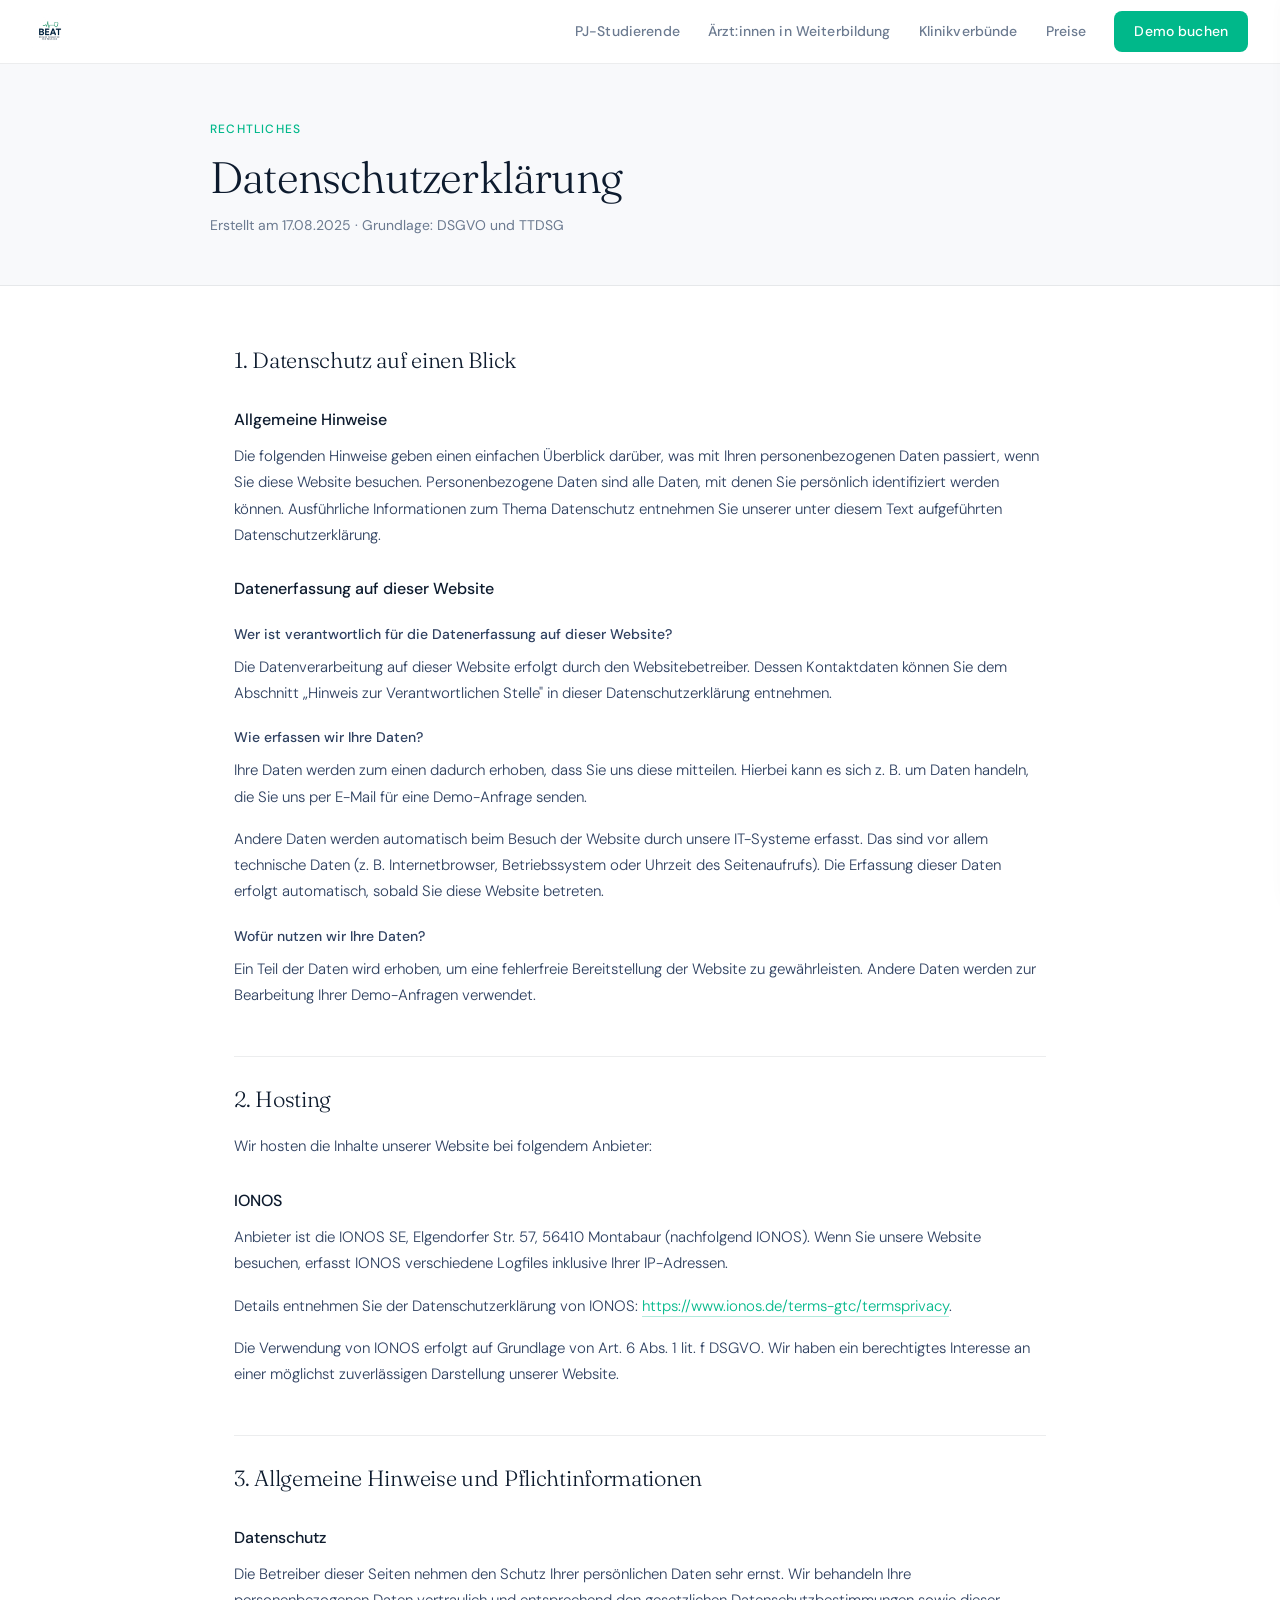
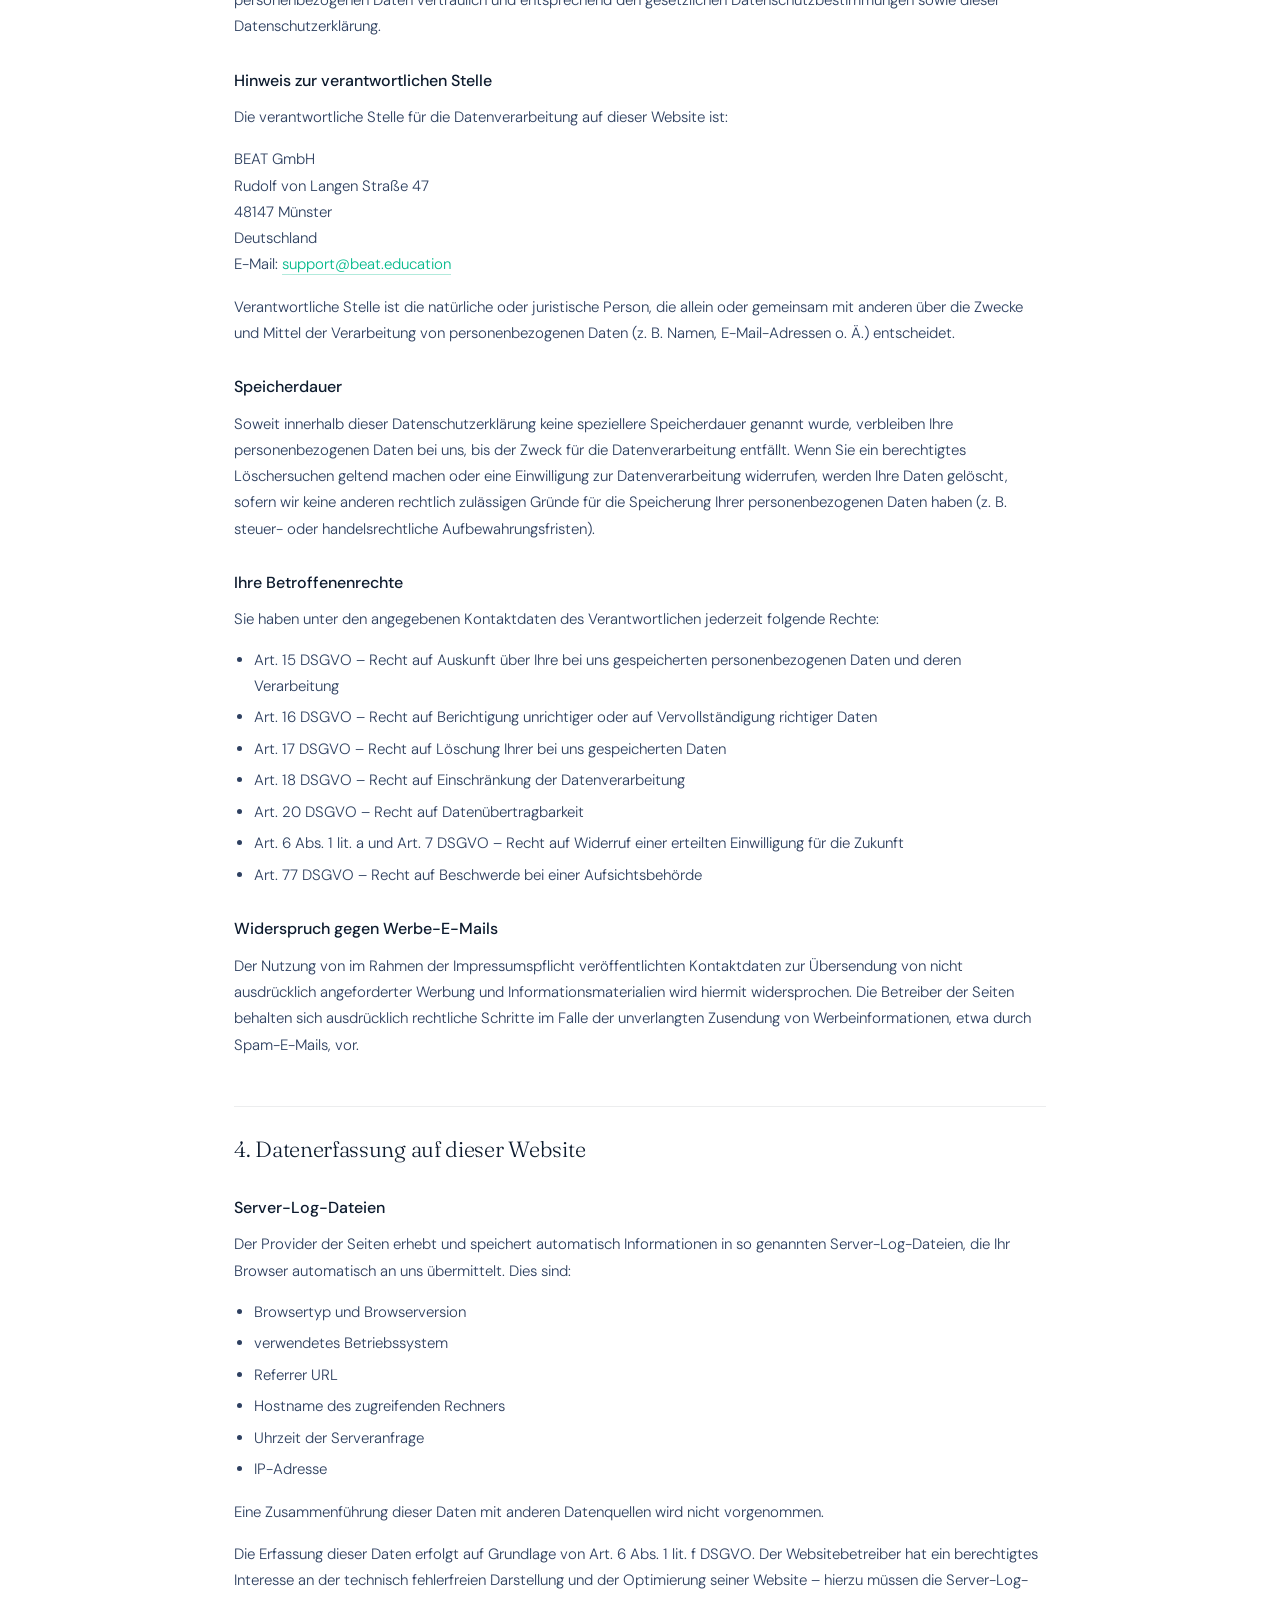
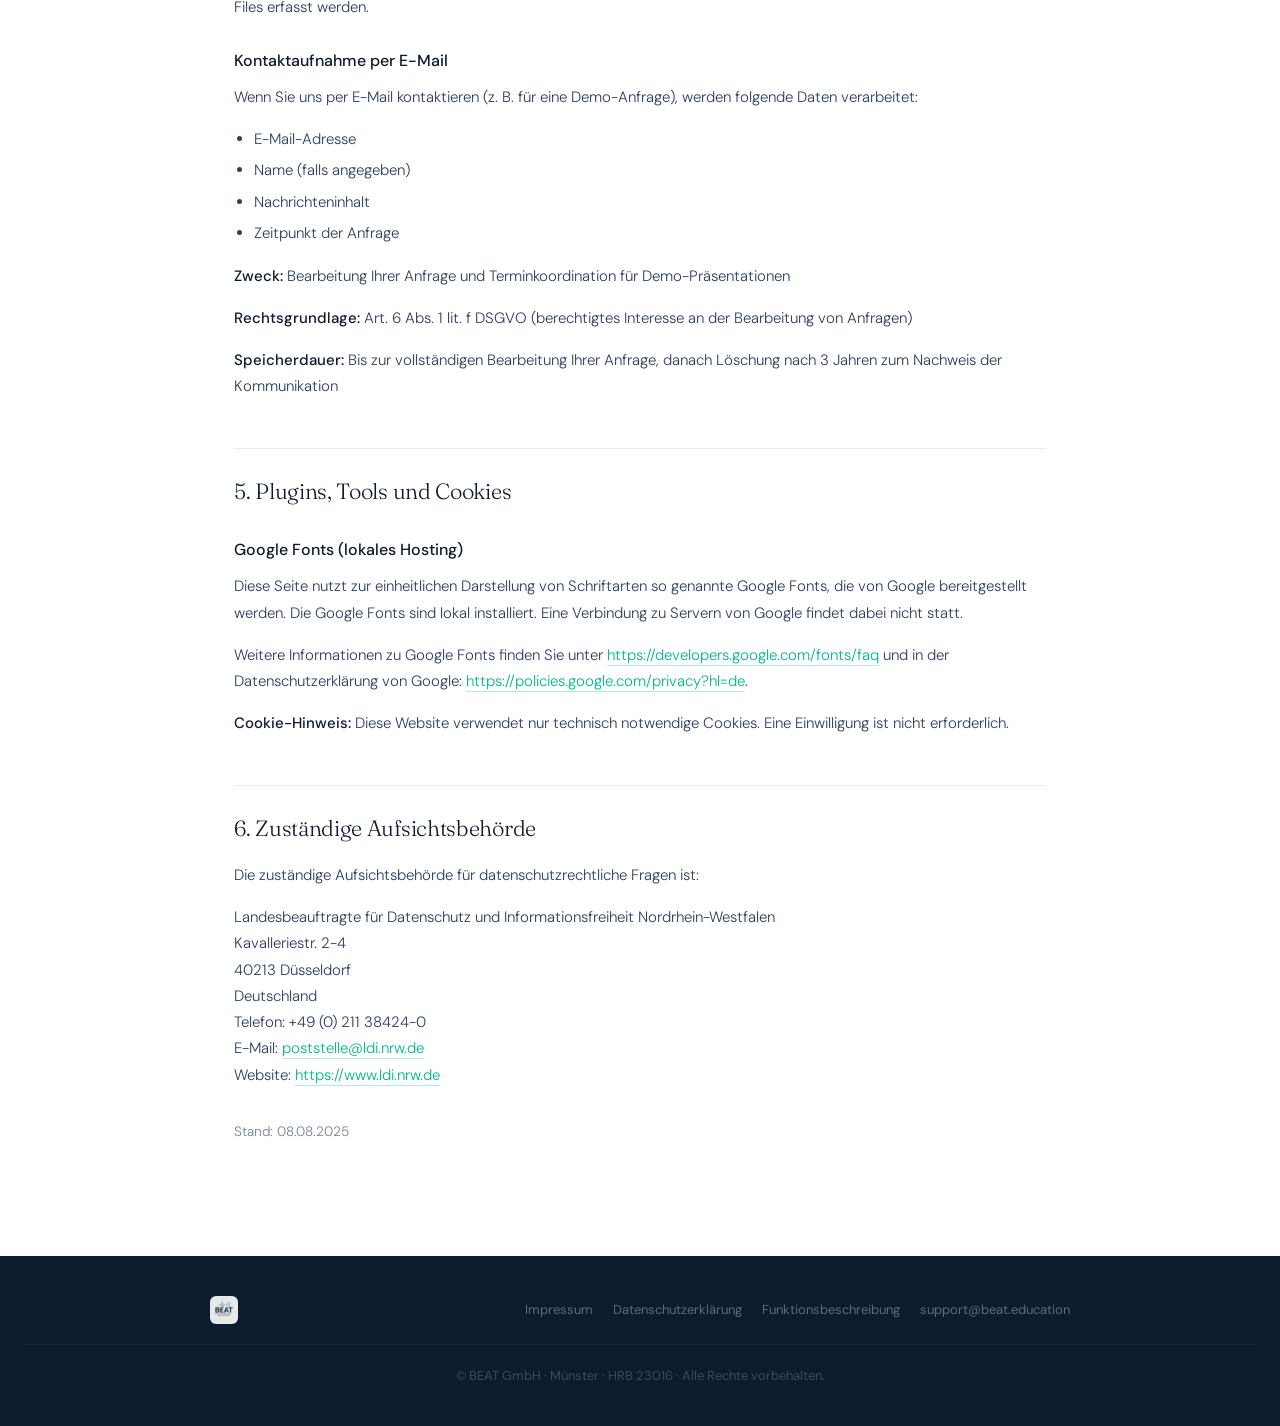
<file: datenschutz.html>
<!DOCTYPE html>
<html lang="de">
<head>
<link rel="icon" type="image/png" href="logo.png">
<meta charset="UTF-8">
<meta name="viewport" content="width=device-width, initial-scale=1.0">
<title>Datenschutzerklärung – BEAT</title>
<link rel="preconnect" href="https://fonts.googleapis.com">
<link rel="preconnect" href="https://fonts.gstatic.com" crossorigin>
<link href="https://fonts.googleapis.com/css2?family=Fraunces:ital,opsz,wght@0,9..144,300;0,9..144,400;1,9..144,300&family=DM+Sans:opsz,wght@9..40,300;9..40,400;9..40,500&display=swap" rel="stylesheet">
<link rel="stylesheet" href="shared.css">

<style>
  /* ── NAV LINKS (unified) ── */
  .nav-links {
    list-style: none;
    display: flex;
    gap: 28px;
    align-items: center;
  }
  .nav-links a {
    font-size: 14px;
    font-weight: 500;
    color: var(--gray-text, #6b7a90);
    text-decoration: none;
    letter-spacing: 0.01em;
    transition: color 0.2s;
  }
  .nav-links a:hover { color: var(--navy, #0d1b2e); }
  .nav-links a.nav-active { color: var(--navy, #0d1b2e); font-weight: 600; }
  .btn-nav {
    display: inline-block;
    background: var(--teal, #00b88a);
    color: #fff !important;
    padding: 9px 20px;
    border-radius: 8px;
    font-weight: 500;
    font-size: 14px;
    transition: background 0.2s, transform 0.15s;
    text-decoration: none;
  }
  .btn-nav:hover { background: #00d4a0 !important; color: #fff !important; transform: translateY(-1px); }
  @media (max-width: 767px) { nav .nav-links { display: none; } }

  /* ── HAMBURGER MENU ── */
  .hamburger {
    display: none;
    flex-direction: column;
    justify-content: center;
    gap: 5px;
    width: 36px;
    height: 36px;
    background: none;
    border: none;
    cursor: pointer;
    padding: 4px;
    border-radius: 6px;
    flex-shrink: 0;
  }
  .hamburger span {
    display: block;
    width: 22px;
    height: 2px;
    background: var(--navy, #0d1b2e);
    border-radius: 2px;
    transition: all 0.25s ease;
  }
  .hamburger.open span:nth-child(1) { transform: translateY(7px) rotate(45deg); }
  .hamburger.open span:nth-child(2) { opacity: 0; }
  .hamburger.open span:nth-child(3) { transform: translateY(-7px) rotate(-45deg); }

  .mobile-nav-overlay {
    display: none;
    position: fixed;
    inset: 0;
    background: rgba(13,27,46,0.55);
    z-index: 998;
  }
  .mobile-nav-overlay.open { display: block; }

  .mobile-nav {
    position: fixed;
    top: 0; right: -280px;
    width: 260px;
    height: 100%;
    background: #fff;
    z-index: 999;
    padding: 80px 28px 32px;
    display: flex;
    flex-direction: column;
    gap: 6px;
    box-shadow: -4px 0 24px rgba(0,0,0,0.12);
    transition: right 0.28s cubic-bezier(0.4,0,0.2,1);
  }
  .mobile-nav.open { right: 0; }

  .mobile-nav a {
    font-size: 16px;
    font-weight: 500;
    color: var(--navy, #0d1b2e);
    text-decoration: none;
    padding: 12px 0;
    border-bottom: 1px solid #f0f2f5;
    display: block;
    transition: color 0.2s;
  }
  .mobile-nav a:last-child { border-bottom: none; }
  .mobile-nav a:hover { color: var(--teal, #00b88a); }
  .mobile-nav a.nav-active { color: var(--teal, #00b88a); font-weight: 600; }
  .mobile-nav .btn-nav-mobile {
    margin-top: 12px;
    background: var(--teal, #00b88a);
    color: #fff !important;
    text-align: center;
    padding: 14px 20px;
    border-radius: 10px;
    font-weight: 600;
    border-bottom: none !important;
  }
  .mobile-nav .btn-nav-mobile:hover { background: #00d4a0; color: #fff !important; }

  @media (max-width: 900px) {
    nav .nav-links { display: none !important; }
    .hamburger { display: flex; }
  }
</style>
</head>
<body>
<nav>
  <a href="index.html" class="nav-logo"><img src="[data-uri]" alt="BEAT" style="height:36px;width:auto;display:block;"></a>
    <ul class="nav-links">
    <li><a href="index.html">PJ-Studierende</a></li>
    <li><a href="weiterbildung.html">Ärzt:innen in Weiterbildung</a></li>
    <li><a href="klinikverbunde.html">Klinikverbünde</a></li>
    <li><a href="index.html#preise">Preise</a></li>
    <li><a href="mailto:support@beat.education" class="btn-nav">Demo buchen</a></li>
  </ul>
  <button class="hamburger" id="hamburger" aria-label="Menü öffnen">
    <span></span><span></span><span></span>
  </button>
</nav>

<header class="page-header">
  <div class="page-header-inner">
    <div class="page-label">Rechtliches</div>
    <h1 class="page-title">Datenschutzerklärung</h1>
    <p class="page-meta">Erstellt am 17.08.2025 · Grundlage: DSGVO und TTDSG</p>
  </div>
</header>

<main class="content">

  <h2>1. Datenschutz auf einen Blick</h2>

  <h3>Allgemeine Hinweise</h3>
  <p>
    Die folgenden Hinweise geben einen einfachen Überblick darüber, was mit Ihren personenbezogenen Daten
    passiert, wenn Sie diese Website besuchen. Personenbezogene Daten sind alle Daten, mit denen Sie
    persönlich identifiziert werden können. Ausführliche Informationen zum Thema Datenschutz entnehmen Sie
    unserer unter diesem Text aufgeführten Datenschutzerklärung.
  </p>

  <h3>Datenerfassung auf dieser Website</h3>

  <h4>Wer ist verantwortlich für die Datenerfassung auf dieser Website?</h4>
  <p>
    Die Datenverarbeitung auf dieser Website erfolgt durch den Websitebetreiber. Dessen Kontaktdaten können
    Sie dem Abschnitt „Hinweis zur Verantwortlichen Stelle" in dieser Datenschutzerklärung entnehmen.
  </p>

  <h4>Wie erfassen wir Ihre Daten?</h4>
  <p>
    Ihre Daten werden zum einen dadurch erhoben, dass Sie uns diese mitteilen. Hierbei kann es sich z. B.
    um Daten handeln, die Sie uns per E-Mail für eine Demo-Anfrage senden.
  </p>
  <p>
    Andere Daten werden automatisch beim Besuch der Website durch unsere IT-Systeme erfasst. Das sind vor
    allem technische Daten (z. B. Internetbrowser, Betriebssystem oder Uhrzeit des Seitenaufrufs). Die
    Erfassung dieser Daten erfolgt automatisch, sobald Sie diese Website betreten.
  </p>

  <h4>Wofür nutzen wir Ihre Daten?</h4>
  <p>
    Ein Teil der Daten wird erhoben, um eine fehlerfreie Bereitstellung der Website zu gewährleisten.
    Andere Daten werden zur Bearbeitung Ihrer Demo-Anfragen verwendet.
  </p>

  <h2>2. Hosting</h2>
  <p>Wir hosten die Inhalte unserer Website bei folgendem Anbieter:</p>

  <h3>IONOS</h3>
  <p>
    Anbieter ist die IONOS SE, Elgendorfer Str. 57, 56410 Montabaur (nachfolgend IONOS). Wenn Sie unsere
    Website besuchen, erfasst IONOS verschiedene Logfiles inklusive Ihrer IP-Adressen.
  </p>
  <p>
    Details entnehmen Sie der Datenschutzerklärung von IONOS:
    <a href="https://www.ionos.de/terms-gtc/termsprivacy" target="_blank" rel="noopener">https://www.ionos.de/terms-gtc/termsprivacy</a>.
  </p>
  <p>
    Die Verwendung von IONOS erfolgt auf Grundlage von Art. 6 Abs. 1 lit. f DSGVO. Wir haben ein
    berechtigtes Interesse an einer möglichst zuverlässigen Darstellung unserer Website.
  </p>

  <h2>3. Allgemeine Hinweise und Pflichtinformationen</h2>

  <h3>Datenschutz</h3>
  <p>
    Die Betreiber dieser Seiten nehmen den Schutz Ihrer persönlichen Daten sehr ernst. Wir behandeln
    Ihre personenbezogenen Daten vertraulich und entsprechend den gesetzlichen Datenschutzbestimmungen
    sowie dieser Datenschutzerklärung.
  </p>

  <h3>Hinweis zur verantwortlichen Stelle</h3>
  <p>Die verantwortliche Stelle für die Datenverarbeitung auf dieser Website ist:</p>
  <p>
    BEAT GmbH<br>
    Rudolf von Langen Straße 47<br>
    48147 Münster<br>
    Deutschland<br>
    E-Mail: <a href="mailto:support@beat.education">support@beat.education</a>
  </p>
  <p>
    Verantwortliche Stelle ist die natürliche oder juristische Person, die allein oder gemeinsam mit
    anderen über die Zwecke und Mittel der Verarbeitung von personenbezogenen Daten (z. B. Namen,
    E-Mail-Adressen o. Ä.) entscheidet.
  </p>

  <h3>Speicherdauer</h3>
  <p>
    Soweit innerhalb dieser Datenschutzerklärung keine speziellere Speicherdauer genannt wurde, verbleiben
    Ihre personenbezogenen Daten bei uns, bis der Zweck für die Datenverarbeitung entfällt. Wenn Sie ein
    berechtigtes Löschersuchen geltend machen oder eine Einwilligung zur Datenverarbeitung widerrufen,
    werden Ihre Daten gelöscht, sofern wir keine anderen rechtlich zulässigen Gründe für die Speicherung
    Ihrer personenbezogenen Daten haben (z. B. steuer- oder handelsrechtliche Aufbewahrungsfristen).
  </p>

  <h3>Ihre Betroffenenrechte</h3>
  <p>Sie haben unter den angegebenen Kontaktdaten des Verantwortlichen jederzeit folgende Rechte:</p>
  <ul>
    <li>Art. 15 DSGVO – Recht auf Auskunft über Ihre bei uns gespeicherten personenbezogenen Daten und deren Verarbeitung</li>
    <li>Art. 16 DSGVO – Recht auf Berichtigung unrichtiger oder auf Vervollständigung richtiger Daten</li>
    <li>Art. 17 DSGVO – Recht auf Löschung Ihrer bei uns gespeicherten Daten</li>
    <li>Art. 18 DSGVO – Recht auf Einschränkung der Datenverarbeitung</li>
    <li>Art. 20 DSGVO – Recht auf Datenübertragbarkeit</li>
    <li>Art. 6 Abs. 1 lit. a und Art. 7 DSGVO – Recht auf Widerruf einer erteilten Einwilligung für die Zukunft</li>
    <li>Art. 77 DSGVO – Recht auf Beschwerde bei einer Aufsichtsbehörde</li>
  </ul>

  <h3>Widerspruch gegen Werbe-E-Mails</h3>
  <p>
    Der Nutzung von im Rahmen der Impressumspflicht veröffentlichten Kontaktdaten zur Übersendung von
    nicht ausdrücklich angeforderter Werbung und Informationsmaterialien wird hiermit widersprochen. Die
    Betreiber der Seiten behalten sich ausdrücklich rechtliche Schritte im Falle der unverlangten
    Zusendung von Werbeinformationen, etwa durch Spam-E-Mails, vor.
  </p>

  <h2>4. Datenerfassung auf dieser Website</h2>

  <h3>Server-Log-Dateien</h3>
  <p>
    Der Provider der Seiten erhebt und speichert automatisch Informationen in so genannten
    Server-Log-Dateien, die Ihr Browser automatisch an uns übermittelt. Dies sind:
  </p>
  <ul>
    <li>Browsertyp und Browserversion</li>
    <li>verwendetes Betriebssystem</li>
    <li>Referrer URL</li>
    <li>Hostname des zugreifenden Rechners</li>
    <li>Uhrzeit der Serveranfrage</li>
    <li>IP-Adresse</li>
  </ul>
  <p>
    Eine Zusammenführung dieser Daten mit anderen Datenquellen wird nicht vorgenommen.
  </p>
  <p>
    Die Erfassung dieser Daten erfolgt auf Grundlage von Art. 6 Abs. 1 lit. f DSGVO. Der
    Websitebetreiber hat ein berechtigtes Interesse an der technisch fehlerfreien Darstellung und der
    Optimierung seiner Website – hierzu müssen die Server-Log-Files erfasst werden.
  </p>

  <h3>Kontaktaufnahme per E-Mail</h3>
  <p>Wenn Sie uns per E-Mail kontaktieren (z. B. für eine Demo-Anfrage), werden folgende Daten verarbeitet:</p>
  <ul>
    <li>E-Mail-Adresse</li>
    <li>Name (falls angegeben)</li>
    <li>Nachrichteninhalt</li>
    <li>Zeitpunkt der Anfrage</li>
  </ul>
  <p><strong>Zweck:</strong> Bearbeitung Ihrer Anfrage und Terminkoordination für Demo-Präsentationen</p>
  <p><strong>Rechtsgrundlage:</strong> Art. 6 Abs. 1 lit. f DSGVO (berechtigtes Interesse an der Bearbeitung von Anfragen)</p>
  <p><strong>Speicherdauer:</strong> Bis zur vollständigen Bearbeitung Ihrer Anfrage, danach Löschung nach 3 Jahren zum Nachweis der Kommunikation</p>

  <h2>5. Plugins, Tools und Cookies</h2>

  <h3>Google Fonts (lokales Hosting)</h3>
  <p>
    Diese Seite nutzt zur einheitlichen Darstellung von Schriftarten so genannte Google Fonts, die von
    Google bereitgestellt werden. Die Google Fonts sind lokal installiert. Eine Verbindung zu Servern
    von Google findet dabei nicht statt.
  </p>
  <p>
    Weitere Informationen zu Google Fonts finden Sie unter
    <a href="https://developers.google.com/fonts/faq" target="_blank" rel="noopener">https://developers.google.com/fonts/faq</a>
    und in der Datenschutzerklärung von Google:
    <a href="https://policies.google.com/privacy?hl=de" target="_blank" rel="noopener">https://policies.google.com/privacy?hl=de</a>.
  </p>
  <p>
    <strong>Cookie-Hinweis:</strong> Diese Website verwendet nur technisch notwendige Cookies.
    Eine Einwilligung ist nicht erforderlich.
  </p>

  <h2>6. Zuständige Aufsichtsbehörde</h2>
  <p>Die zuständige Aufsichtsbehörde für datenschutzrechtliche Fragen ist:</p>
  <p>
    Landesbeauftragte für Datenschutz und Informationsfreiheit Nordrhein-Westfalen<br>
    Kavalleriestr. 2-4<br>
    40213 Düsseldorf<br>
    Deutschland<br>
    Telefon: +49 (0) 211 38424-0<br>
    E-Mail: <a href="mailto:poststelle@ldi.nrw.de">poststelle@ldi.nrw.de</a><br>
    Website: <a href="https://www.ldi.nrw.de" target="_blank" rel="noopener">https://www.ldi.nrw.de</a>
  </p>
  <p style="color:#718096;font-size:0.85rem;margin-top:2rem;">Stand: 08.08.2025</p>

</main>

<footer>
  <div class="footer-inner">
    <a href="index.html" class="footer-logo"><img src="[data-uri]" alt="BEAT" style="height:28px;width:auto;border-radius:6px;opacity:0.9;"></a>
    <ul class="footer-links">
      <li><a href="impressum.html">Impressum</a></li>
      <li><a href="datenschutz.html">Datenschutzerklärung</a></li>
      <li><a href="funktionsbeschreibung.html">Funktionsbeschreibung</a></li>
      <li><a href="mailto:support@beat.education">support@beat.education</a></li>
    </ul>
  </div>
  <p class="footer-copy">© BEAT GmbH · Münster · HRB 23016 · Alle Rechte vorbehalten.</p>
</footer>

<div class="mobile-nav-overlay" id="mobileOverlay"></div>
<div class="mobile-nav" id="mobileNav">
  <a href="index.html">PJ-Studierende</a>
  <a href="weiterbildung.html">Ärzt:innen in Weiterbildung</a>
  <a href="klinikverbunde.html">Klinikverbünde</a>
  <a href="index.html#preise">Preise</a>
  <a href="mailto:support@beat.education" class="btn-nav-mobile">Demo buchen</a>
</div>
<script>
  const hamburger = document.getElementById('hamburger');
  const mobileNav = document.getElementById('mobileNav');
  const overlay = document.getElementById('mobileOverlay');
  function toggleMenu(open) {
    hamburger.classList.toggle('open', open);
    mobileNav.classList.toggle('open', open);
    overlay.classList.toggle('open', open);
    document.body.style.overflow = open ? 'hidden' : '';
  }
  hamburger.addEventListener('click', () => toggleMenu(!mobileNav.classList.contains('open')));
  overlay.addEventListener('click', () => toggleMenu(false));
  mobileNav.querySelectorAll('a').forEach(a => a.addEventListener('click', () => toggleMenu(false)));
</script>

</body>
</html>
</file>
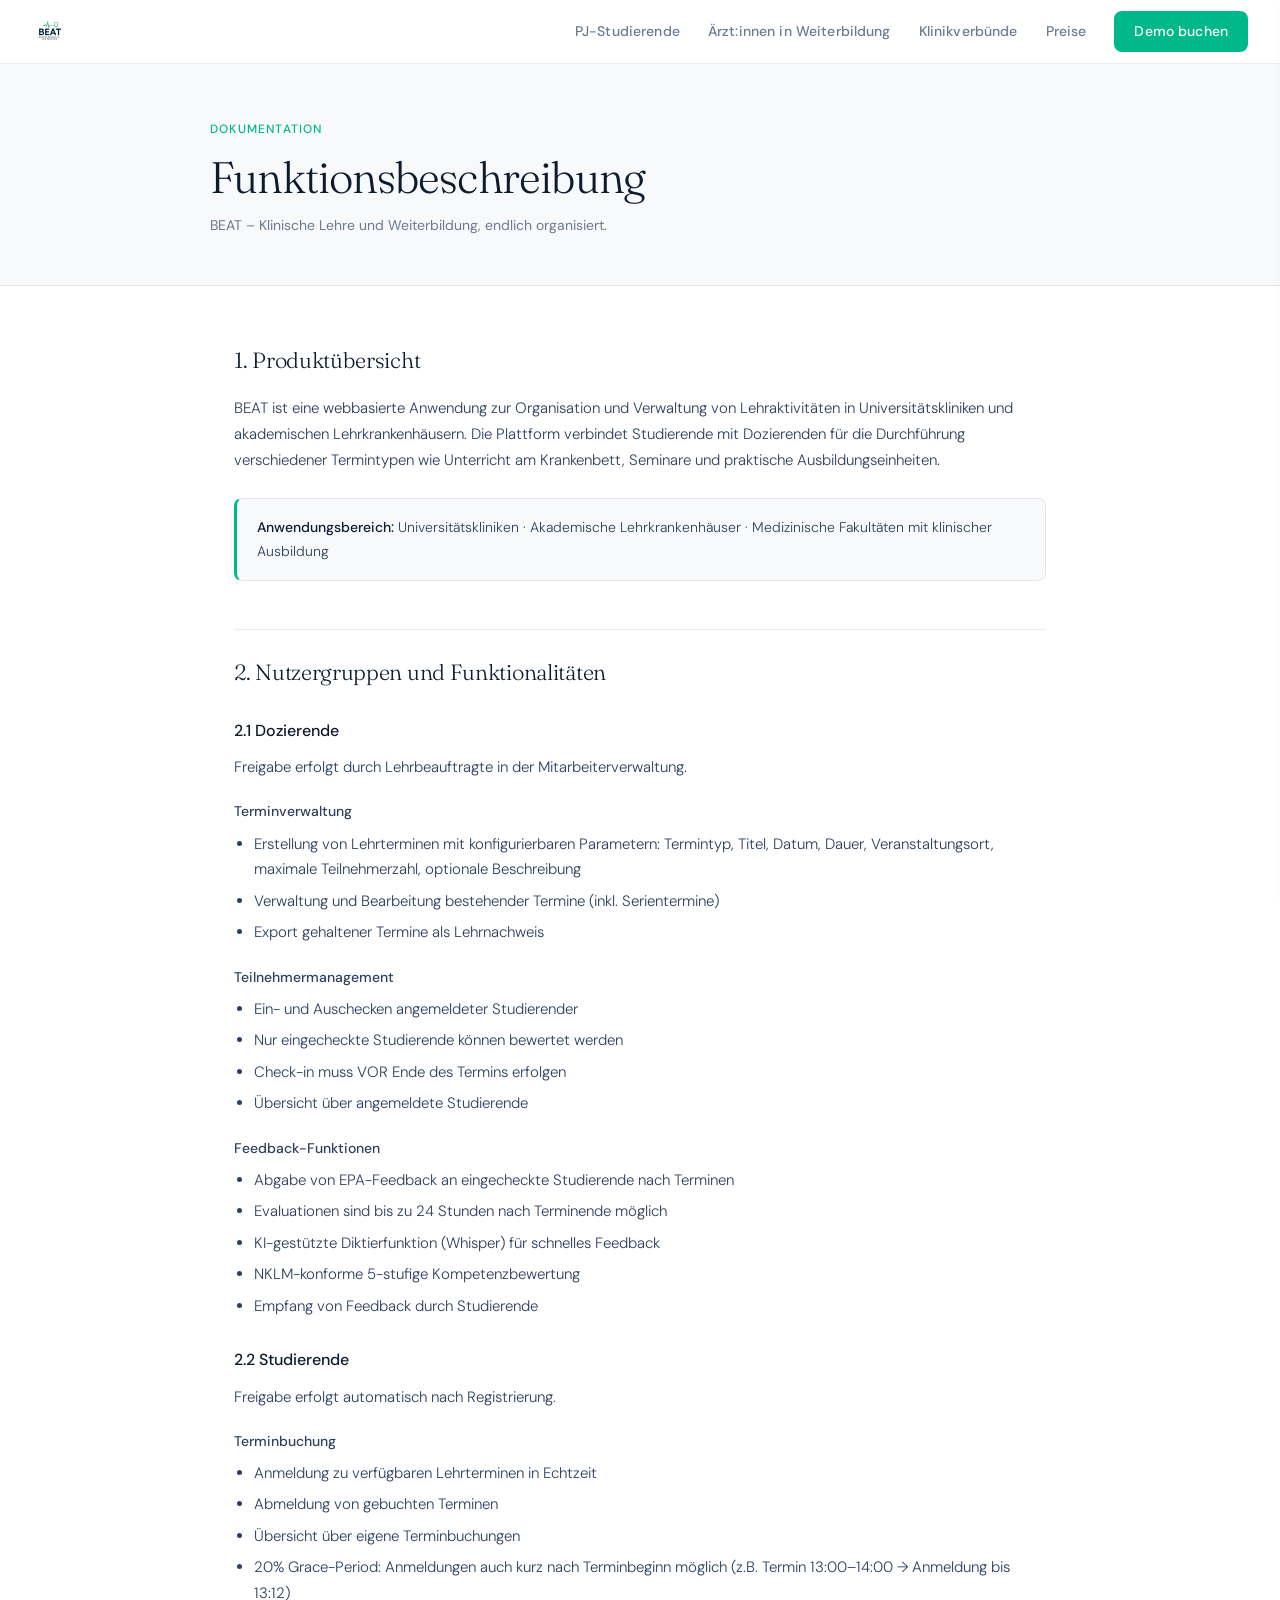
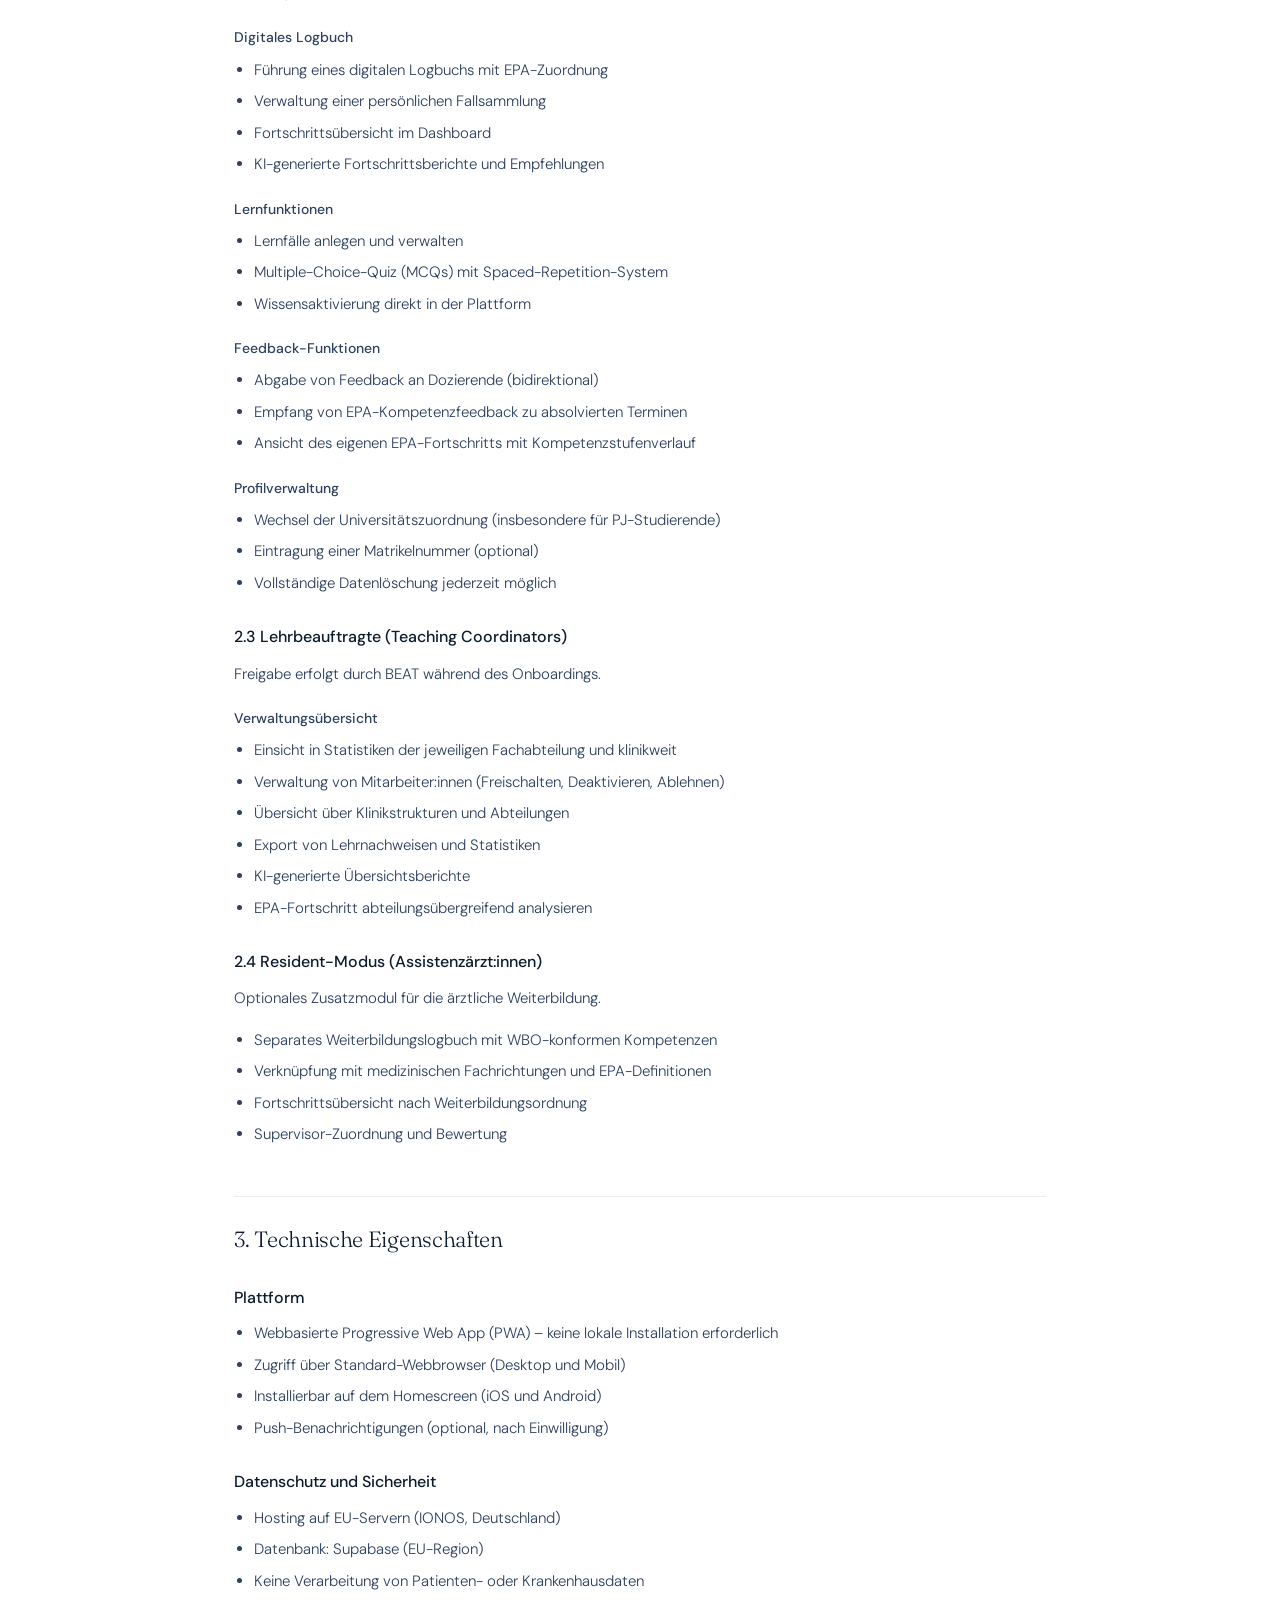
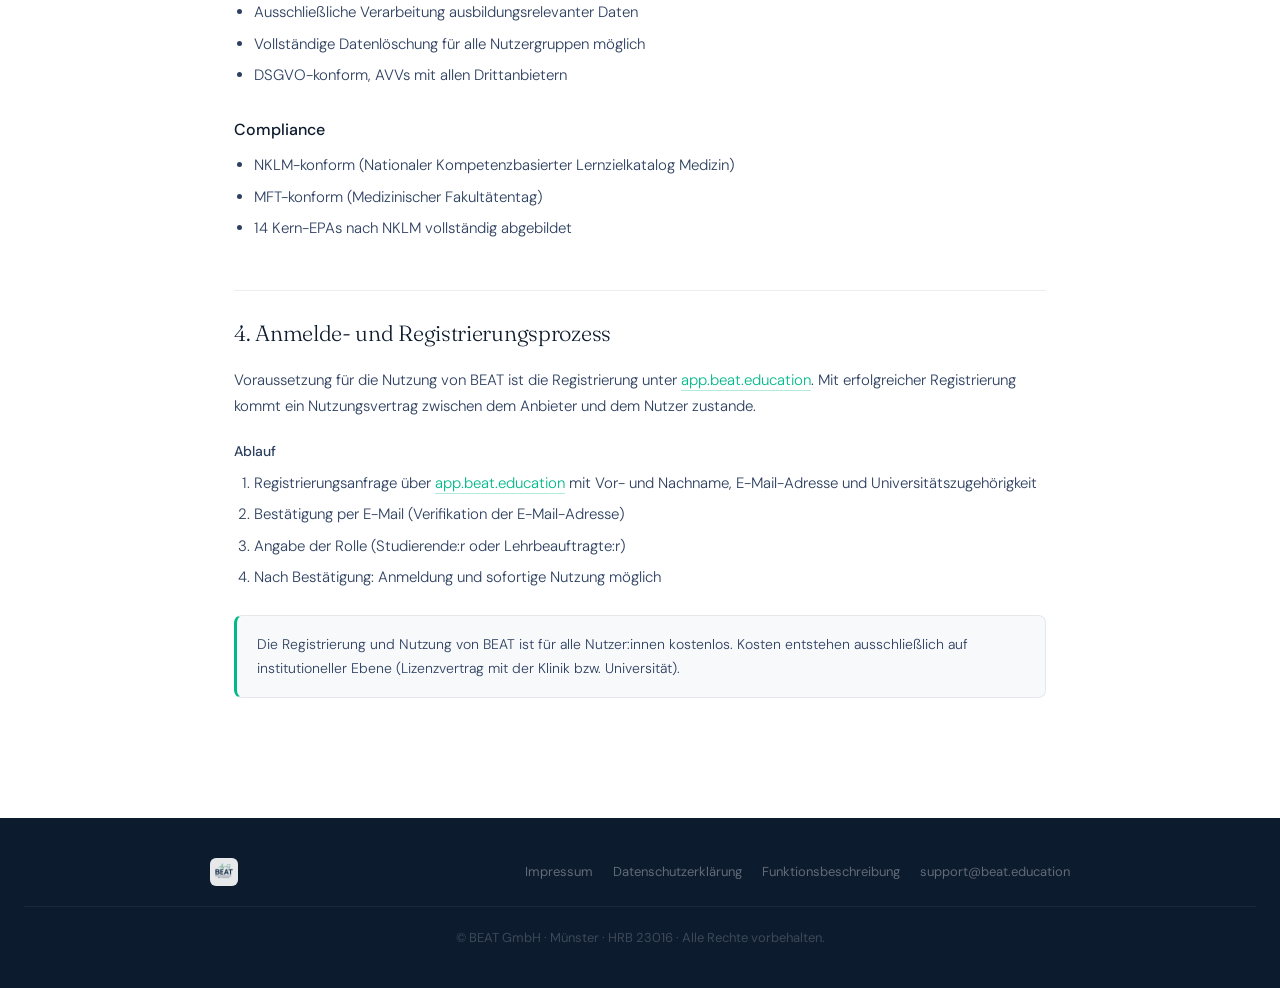
<file: funktionsbeschreibung.html>
<!DOCTYPE html>
<html lang="de">
<head>
<link rel="icon" type="image/png" href="logo.png">  
<meta charset="UTF-8">
<meta name="viewport" content="width=device-width, initial-scale=1.0">
<title>Funktionsbeschreibung – BEAT</title>
<link rel="preconnect" href="https://fonts.googleapis.com">
<link rel="preconnect" href="https://fonts.gstatic.com" crossorigin>
<link href="https://fonts.googleapis.com/css2?family=Fraunces:ital,opsz,wght@0,9..144,300;0,9..144,400;1,9..144,300&family=DM+Sans:opsz,wght@9..40,300;9..40,400;9..40,500&display=swap" rel="stylesheet">
<link rel="stylesheet" href="shared.css">

<style>
  /* ── NAV LINKS (unified) ── */
  .nav-links {
    list-style: none;
    display: flex;
    gap: 28px;
    align-items: center;
  }
  .nav-links a {
    font-size: 14px;
    font-weight: 500;
    color: var(--gray-text, #6b7a90);
    text-decoration: none;
    letter-spacing: 0.01em;
    transition: color 0.2s;
  }
  .nav-links a:hover { color: var(--navy, #0d1b2e); }
  .nav-links a.nav-active { color: var(--navy, #0d1b2e); font-weight: 600; }
  .btn-nav {
    display: inline-block;
    background: var(--teal, #00b88a);
    color: #fff !important;
    padding: 9px 20px;
    border-radius: 8px;
    font-weight: 500;
    font-size: 14px;
    transition: background 0.2s, transform 0.15s;
    text-decoration: none;
  }
  .btn-nav:hover { background: #00d4a0 !important; color: #fff !important; transform: translateY(-1px); }
  @media (max-width: 767px) { nav .nav-links { display: none; } }

  /* ── HAMBURGER MENU ── */
  .hamburger {
    display: none;
    flex-direction: column;
    justify-content: center;
    gap: 5px;
    width: 36px;
    height: 36px;
    background: none;
    border: none;
    cursor: pointer;
    padding: 4px;
    border-radius: 6px;
    flex-shrink: 0;
  }
  .hamburger span {
    display: block;
    width: 22px;
    height: 2px;
    background: var(--navy, #0d1b2e);
    border-radius: 2px;
    transition: all 0.25s ease;
  }
  .hamburger.open span:nth-child(1) { transform: translateY(7px) rotate(45deg); }
  .hamburger.open span:nth-child(2) { opacity: 0; }
  .hamburger.open span:nth-child(3) { transform: translateY(-7px) rotate(-45deg); }

  .mobile-nav-overlay {
    display: none;
    position: fixed;
    inset: 0;
    background: rgba(13,27,46,0.55);
    z-index: 998;
  }
  .mobile-nav-overlay.open { display: block; }

  .mobile-nav {
    position: fixed;
    top: 0; right: -280px;
    width: 260px;
    height: 100%;
    background: #fff;
    z-index: 999;
    padding: 80px 28px 32px;
    display: flex;
    flex-direction: column;
    gap: 6px;
    box-shadow: -4px 0 24px rgba(0,0,0,0.12);
    transition: right 0.28s cubic-bezier(0.4,0,0.2,1);
  }
  .mobile-nav.open { right: 0; }

  .mobile-nav a {
    font-size: 16px;
    font-weight: 500;
    color: var(--navy, #0d1b2e);
    text-decoration: none;
    padding: 12px 0;
    border-bottom: 1px solid #f0f2f5;
    display: block;
    transition: color 0.2s;
  }
  .mobile-nav a:last-child { border-bottom: none; }
  .mobile-nav a:hover { color: var(--teal, #00b88a); }
  .mobile-nav a.nav-active { color: var(--teal, #00b88a); font-weight: 600; }
  .mobile-nav .btn-nav-mobile {
    margin-top: 12px;
    background: var(--teal, #00b88a);
    color: #fff !important;
    text-align: center;
    padding: 14px 20px;
    border-radius: 10px;
    font-weight: 600;
    border-bottom: none !important;
  }
  .mobile-nav .btn-nav-mobile:hover { background: #00d4a0; color: #fff !important; }

  @media (max-width: 900px) {
    nav .nav-links { display: none !important; }
    .hamburger { display: flex; }
  }
</style>
</head>
<body>
<nav>
  <a href="index.html" class="nav-logo"><img src="[data-uri]" alt="BEAT" style="height:36px;width:auto;display:block;"></a>
    <ul class="nav-links">
    <li><a href="index.html">PJ-Studierende</a></li>
    <li><a href="weiterbildung.html">Ärzt:innen in Weiterbildung</a></li>
    <li><a href="klinikverbunde.html">Klinikverbünde</a></li>
    <li><a href="index.html#preise">Preise</a></li>
    <li><a href="mailto:support@beat.education" class="btn-nav">Demo buchen</a></li>
  </ul>
  <button class="hamburger" id="hamburger" aria-label="Menü öffnen">
    <span></span><span></span><span></span>
  </button>
</nav>

<header class="page-header">
  <div class="page-header-inner">
    <div class="page-label">Dokumentation</div>
    <h1 class="page-title">Funktionsbeschreibung</h1>
    <p class="page-meta">BEAT – Klinische Lehre und Weiterbildung, endlich organisiert.</p>
  </div>
</header>

<main class="content">

  <h2>1. Produktübersicht</h2>
  <p>
    BEAT ist eine webbasierte Anwendung zur Organisation und Verwaltung von Lehraktivitäten in
    Universitätskliniken und akademischen Lehrkrankenhäusern. Die Plattform verbindet Studierende mit
    Dozierenden für die Durchführung verschiedener Termintypen wie Unterricht am Krankenbett, Seminare
    und praktische Ausbildungseinheiten.
  </p>
  <div class="info-box">
    <p><strong>Anwendungsbereich:</strong> Universitätskliniken · Akademische Lehrkrankenhäuser · Medizinische Fakultäten mit klinischer Ausbildung</p>
  </div>

  <h2>2. Nutzergruppen und Funktionalitäten</h2>

  <h3>2.1 Dozierende</h3>
  <p>Freigabe erfolgt durch Lehrbeauftragte in der Mitarbeiterverwaltung.</p>

  <h4>Terminverwaltung</h4>
  <ul>
    <li>Erstellung von Lehrterminen mit konfigurierbaren Parametern: Termintyp, Titel, Datum, Dauer, Veranstaltungsort, maximale Teilnehmerzahl, optionale Beschreibung</li>
    <li>Verwaltung und Bearbeitung bestehender Termine (inkl. Serientermine)</li>
    <li>Export gehaltener Termine als Lehrnachweis</li>
  </ul>

  <h4>Teilnehmermanagement</h4>
  <ul>
    <li>Ein- und Auschecken angemeldeter Studierender</li>
    <li>Nur eingecheckte Studierende können bewertet werden</li>
    <li>Check-in muss VOR Ende des Termins erfolgen</li>
    <li>Übersicht über angemeldete Studierende</li>
  </ul>

  <h4>Feedback-Funktionen</h4>
  <ul>
    <li>Abgabe von EPA-Feedback an eingecheckte Studierende nach Terminen</li>
    <li>Evaluationen sind bis zu 24 Stunden nach Terminende möglich</li>
    <li>KI-gestützte Diktierfunktion (Whisper) für schnelles Feedback</li>
    <li>NKLM-konforme 5-stufige Kompetenzbewertung</li>
    <li>Empfang von Feedback durch Studierende</li>
  </ul>

  <h3>2.2 Studierende</h3>
  <p>Freigabe erfolgt automatisch nach Registrierung.</p>

  <h4>Terminbuchung</h4>
  <ul>
    <li>Anmeldung zu verfügbaren Lehrterminen in Echtzeit</li>
    <li>Abmeldung von gebuchten Terminen</li>
    <li>Übersicht über eigene Terminbuchungen</li>
    <li>20% Grace-Period: Anmeldungen auch kurz nach Terminbeginn möglich (z.B. Termin 13:00–14:00 → Anmeldung bis 13:12)</li>
  </ul>

  <h4>Digitales Logbuch</h4>
  <ul>
    <li>Führung eines digitalen Logbuchs mit EPA-Zuordnung</li>
    <li>Verwaltung einer persönlichen Fallsammlung</li>
    <li>Fortschrittsübersicht im Dashboard</li>
    <li>KI-generierte Fortschrittsberichte und Empfehlungen</li>
  </ul>

  <h4>Lernfunktionen</h4>
  <ul>
    <li>Lernfälle anlegen und verwalten</li>
    <li>Multiple-Choice-Quiz (MCQs) mit Spaced-Repetition-System</li>
    <li>Wissensaktivierung direkt in der Plattform</li>
  </ul>

  <h4>Feedback-Funktionen</h4>
  <ul>
    <li>Abgabe von Feedback an Dozierende (bidirektional)</li>
    <li>Empfang von EPA-Kompetenzfeedback zu absolvierten Terminen</li>
    <li>Ansicht des eigenen EPA-Fortschritts mit Kompetenzstufenverlauf</li>
  </ul>

  <h4>Profilverwaltung</h4>
  <ul>
    <li>Wechsel der Universitätszuordnung (insbesondere für PJ-Studierende)</li>
    <li>Eintragung einer Matrikelnummer (optional)</li>
    <li>Vollständige Datenlöschung jederzeit möglich</li>
  </ul>

  <h3>2.3 Lehrbeauftragte (Teaching Coordinators)</h3>
  <p>Freigabe erfolgt durch BEAT während des Onboardings.</p>

  <h4>Verwaltungsübersicht</h4>
  <ul>
    <li>Einsicht in Statistiken der jeweiligen Fachabteilung und klinikweit</li>
    <li>Verwaltung von Mitarbeiter:innen (Freischalten, Deaktivieren, Ablehnen)</li>
    <li>Übersicht über Klinikstrukturen und Abteilungen</li>
    <li>Export von Lehrnachweisen und Statistiken</li>
    <li>KI-generierte Übersichtsberichte</li>
    <li>EPA-Fortschritt abteilungsübergreifend analysieren</li>
  </ul>

  <h3>2.4 Resident-Modus (Assistenzärzt:innen)</h3>
  <p>Optionales Zusatzmodul für die ärztliche Weiterbildung.</p>
  <ul>
    <li>Separates Weiterbildungslogbuch mit WBO-konformen Kompetenzen</li>
    <li>Verknüpfung mit medizinischen Fachrichtungen und EPA-Definitionen</li>
    <li>Fortschrittsübersicht nach Weiterbildungsordnung</li>
    <li>Supervisor-Zuordnung und Bewertung</li>
  </ul>

  <h2>3. Technische Eigenschaften</h2>

  <h3>Plattform</h3>
  <ul>
    <li>Webbasierte Progressive Web App (PWA) – keine lokale Installation erforderlich</li>
    <li>Zugriff über Standard-Webbrowser (Desktop und Mobil)</li>
    <li>Installierbar auf dem Homescreen (iOS und Android)</li>
    <li>Push-Benachrichtigungen (optional, nach Einwilligung)</li>
  </ul>

  <h3>Datenschutz und Sicherheit</h3>
  <ul>
    <li>Hosting auf EU-Servern (IONOS, Deutschland)</li>
    <li>Datenbank: Supabase (EU-Region)</li>
    <li>Keine Verarbeitung von Patienten- oder Krankenhausdaten</li>
    <li>Ausschließliche Verarbeitung ausbildungsrelevanter Daten</li>
    <li>Vollständige Datenlöschung für alle Nutzergruppen möglich</li>
    <li>DSGVO-konform, AVVs mit allen Drittanbietern</li>
  </ul>

  <h3>Compliance</h3>
  <ul>
    <li>NKLM-konform (Nationaler Kompetenzbasierter Lernzielkatalog Medizin)</li>
    <li>MFT-konform (Medizinischer Fakultätentag)</li>
    <li>14 Kern-EPAs nach NKLM vollständig abgebildet</li>
  </ul>

  <h2>4. Anmelde- und Registrierungsprozess</h2>
  <p>
    Voraussetzung für die Nutzung von BEAT ist die Registrierung unter
    <a href="https://app.beat.education" target="_blank">app.beat.education</a>.
    Mit erfolgreicher Registrierung kommt ein Nutzungsvertrag zwischen dem Anbieter und dem Nutzer zustande.
  </p>

  <h4>Ablauf</h4>
  <ol>
    <li>Registrierungsanfrage über <a href="https://app.beat.education">app.beat.education</a> mit Vor- und Nachname, E-Mail-Adresse und Universitätszugehörigkeit</li>
    <li>Bestätigung per E-Mail (Verifikation der E-Mail-Adresse)</li>
    <li>Angabe der Rolle (Studierende:r oder Lehrbeauftragte:r)</li>
    <li>Nach Bestätigung: Anmeldung und sofortige Nutzung möglich</li>
  </ol>

  <div class="info-box">
    <p>Die Registrierung und Nutzung von BEAT ist für alle Nutzer:innen kostenlos. Kosten entstehen ausschließlich auf institutioneller Ebene (Lizenzvertrag mit der Klinik bzw. Universität).</p>
  </div>

</main>

<footer>
  <div class="footer-inner">
    <a href="index.html" class="footer-logo"><img src="[data-uri]" alt="BEAT" style="height:28px;width:auto;border-radius:6px;opacity:0.9;"></a>
    <ul class="footer-links">
      <li><a href="impressum.html">Impressum</a></li>
      <li><a href="datenschutz.html">Datenschutzerklärung</a></li>
      <li><a href="funktionsbeschreibung.html">Funktionsbeschreibung</a></li>
      <li><a href="mailto:support@beat.education">support@beat.education</a></li>
    </ul>
  </div>
  <p class="footer-copy">© BEAT GmbH · Münster · HRB 23016 · Alle Rechte vorbehalten.</p>
</footer>

<div class="mobile-nav-overlay" id="mobileOverlay"></div>
<div class="mobile-nav" id="mobileNav">
  <a href="index.html">PJ-Studierende</a>
  <a href="weiterbildung.html">Ärzt:innen in Weiterbildung</a>
  <a href="klinikverbunde.html">Klinikverbünde</a>
  <a href="index.html#preise">Preise</a>
  <a href="mailto:support@beat.education" class="btn-nav-mobile">Demo buchen</a>
</div>
<script>
  const hamburger = document.getElementById('hamburger');
  const mobileNav = document.getElementById('mobileNav');
  const overlay = document.getElementById('mobileOverlay');
  function toggleMenu(open) {
    hamburger.classList.toggle('open', open);
    mobileNav.classList.toggle('open', open);
    overlay.classList.toggle('open', open);
    document.body.style.overflow = open ? 'hidden' : '';
  }
  hamburger.addEventListener('click', () => toggleMenu(!mobileNav.classList.contains('open')));
  overlay.addEventListener('click', () => toggleMenu(false));
  mobileNav.querySelectorAll('a').forEach(a => a.addEventListener('click', () => toggleMenu(false)));
</script>

</body>
</html>
</file>
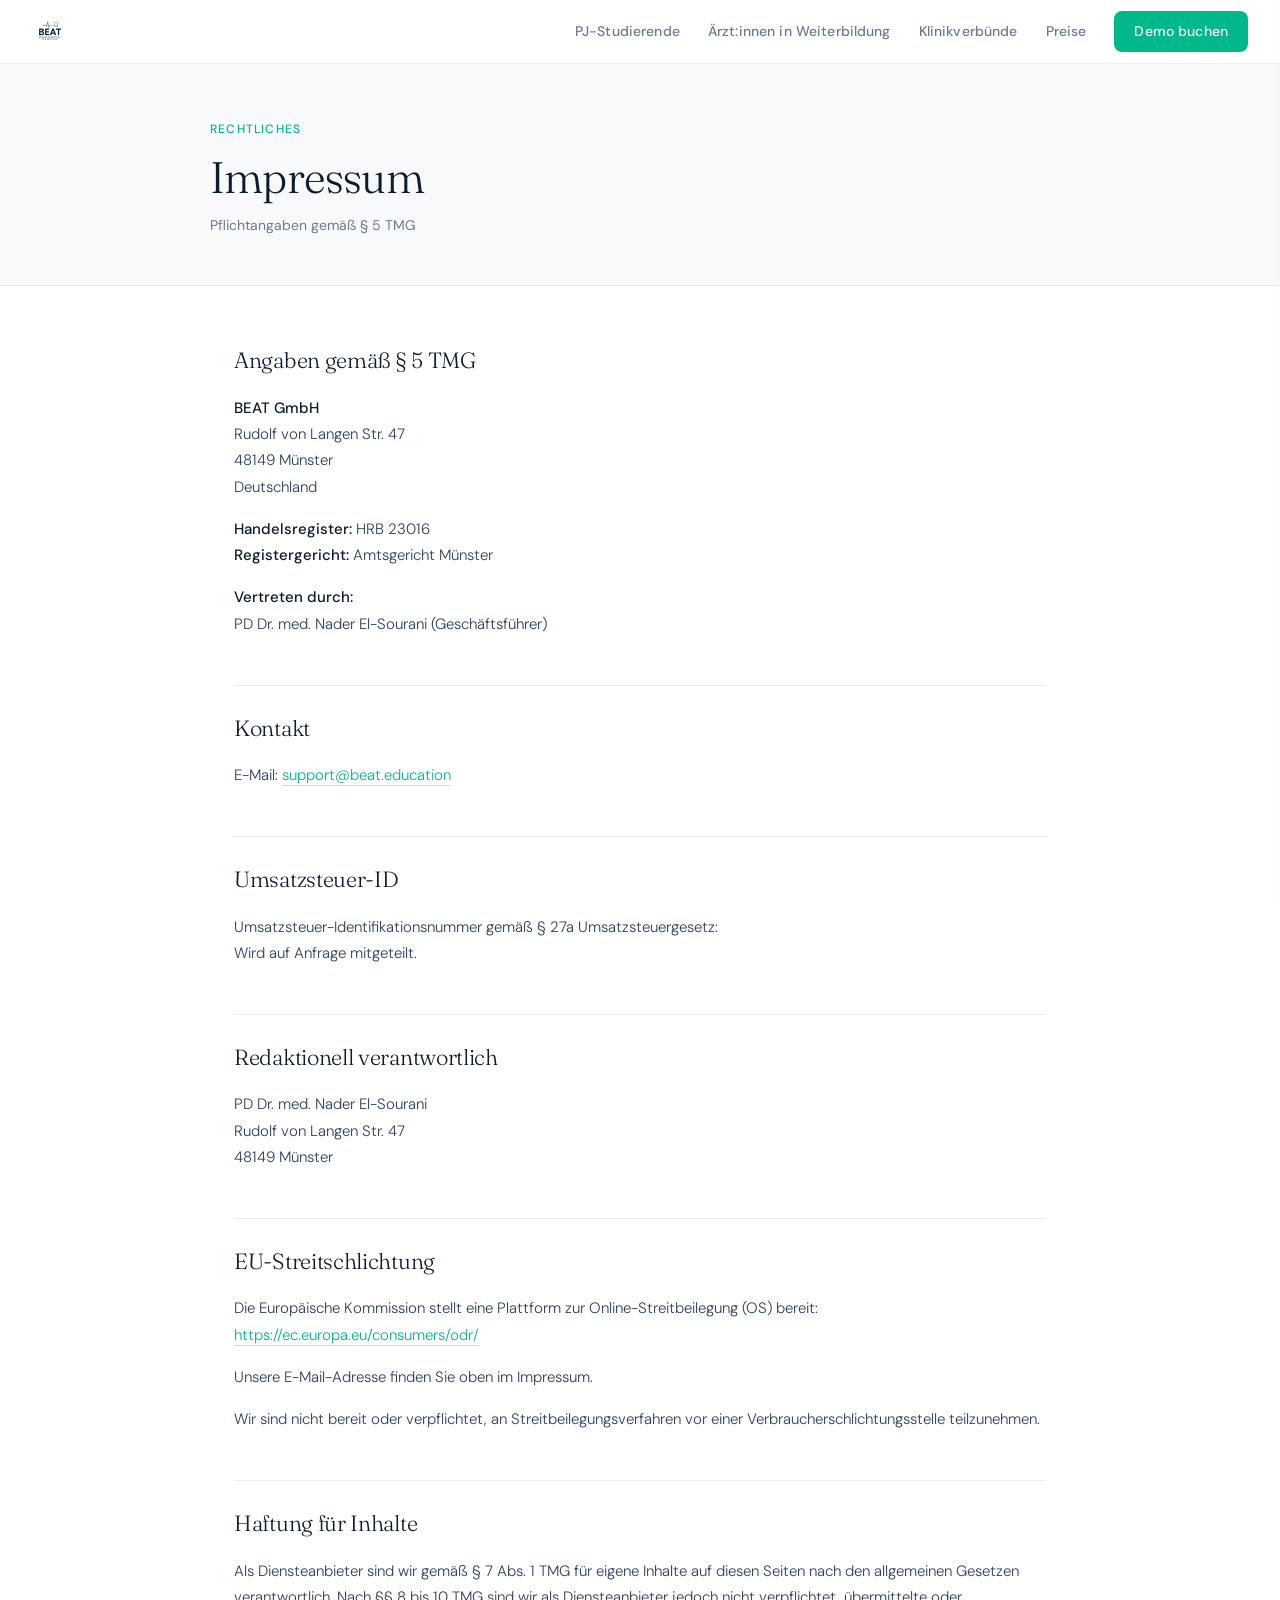
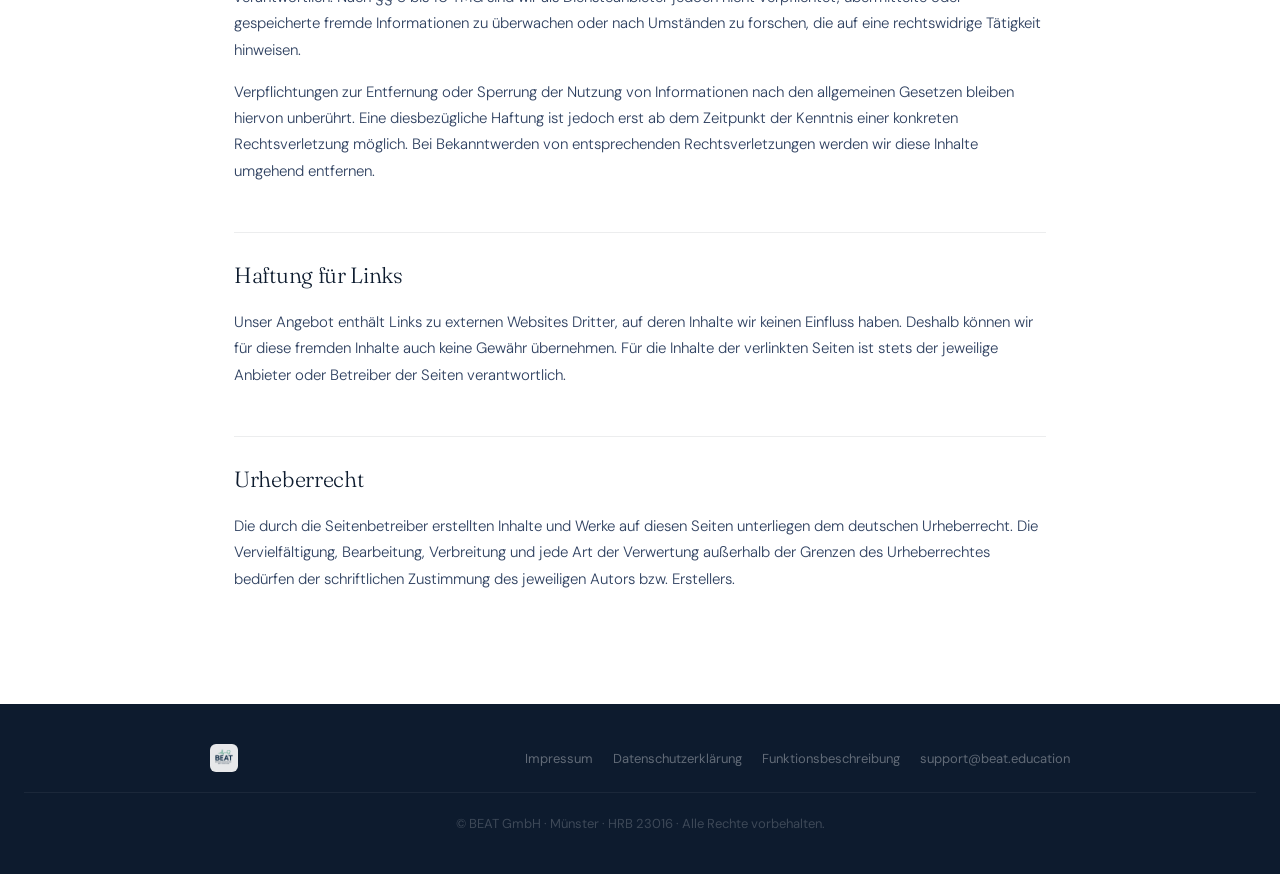
<file: impressum.html>
<!DOCTYPE html>
<html lang="de">
<head>
<link rel="icon" type="image/png" href="logo.png">  
<meta charset="UTF-8">
<meta name="viewport" content="width=device-width, initial-scale=1.0">
<title>Impressum – BEAT</title>
<link rel="preconnect" href="https://fonts.googleapis.com">
<link rel="preconnect" href="https://fonts.gstatic.com" crossorigin>
<link href="https://fonts.googleapis.com/css2?family=Fraunces:ital,opsz,wght@0,9..144,300;0,9..144,400;1,9..144,300&family=DM+Sans:opsz,wght@9..40,300;9..40,400;9..40,500&display=swap" rel="stylesheet">
<link rel="stylesheet" href="shared.css">

<style>
  /* ── NAV LINKS (unified) ── */
  .nav-links {
    list-style: none;
    display: flex;
    gap: 28px;
    align-items: center;
  }
  .nav-links a {
    font-size: 14px;
    font-weight: 500;
    color: var(--gray-text, #6b7a90);
    text-decoration: none;
    letter-spacing: 0.01em;
    transition: color 0.2s;
  }
  .nav-links a:hover { color: var(--navy, #0d1b2e); }
  .nav-links a.nav-active { color: var(--navy, #0d1b2e); font-weight: 600; }
  .btn-nav {
    display: inline-block;
    background: var(--teal, #00b88a);
    color: #fff !important;
    padding: 9px 20px;
    border-radius: 8px;
    font-weight: 500;
    font-size: 14px;
    transition: background 0.2s, transform 0.15s;
    text-decoration: none;
  }
  .btn-nav:hover { background: #00d4a0 !important; color: #fff !important; transform: translateY(-1px); }
  @media (max-width: 767px) { nav .nav-links { display: none; } }

  /* ── HAMBURGER MENU ── */
  .hamburger {
    display: none;
    flex-direction: column;
    justify-content: center;
    gap: 5px;
    width: 36px;
    height: 36px;
    background: none;
    border: none;
    cursor: pointer;
    padding: 4px;
    border-radius: 6px;
    flex-shrink: 0;
  }
  .hamburger span {
    display: block;
    width: 22px;
    height: 2px;
    background: var(--navy, #0d1b2e);
    border-radius: 2px;
    transition: all 0.25s ease;
  }
  .hamburger.open span:nth-child(1) { transform: translateY(7px) rotate(45deg); }
  .hamburger.open span:nth-child(2) { opacity: 0; }
  .hamburger.open span:nth-child(3) { transform: translateY(-7px) rotate(-45deg); }

  .mobile-nav-overlay {
    display: none;
    position: fixed;
    inset: 0;
    background: rgba(13,27,46,0.55);
    z-index: 998;
  }
  .mobile-nav-overlay.open { display: block; }

  .mobile-nav {
    position: fixed;
    top: 0; right: -280px;
    width: 260px;
    height: 100%;
    background: #fff;
    z-index: 999;
    padding: 80px 28px 32px;
    display: flex;
    flex-direction: column;
    gap: 6px;
    box-shadow: -4px 0 24px rgba(0,0,0,0.12);
    transition: right 0.28s cubic-bezier(0.4,0,0.2,1);
  }
  .mobile-nav.open { right: 0; }

  .mobile-nav a {
    font-size: 16px;
    font-weight: 500;
    color: var(--navy, #0d1b2e);
    text-decoration: none;
    padding: 12px 0;
    border-bottom: 1px solid #f0f2f5;
    display: block;
    transition: color 0.2s;
  }
  .mobile-nav a:last-child { border-bottom: none; }
  .mobile-nav a:hover { color: var(--teal, #00b88a); }
  .mobile-nav a.nav-active { color: var(--teal, #00b88a); font-weight: 600; }
  .mobile-nav .btn-nav-mobile {
    margin-top: 12px;
    background: var(--teal, #00b88a);
    color: #fff !important;
    text-align: center;
    padding: 14px 20px;
    border-radius: 10px;
    font-weight: 600;
    border-bottom: none !important;
  }
  .mobile-nav .btn-nav-mobile:hover { background: #00d4a0; color: #fff !important; }

  @media (max-width: 900px) {
    nav .nav-links { display: none !important; }
    .hamburger { display: flex; }
  }
</style>
</head>
<body>
<nav>
  <a href="index.html" class="nav-logo"><img src="[data-uri]" alt="BEAT" style="height:36px;width:auto;display:block;"></a>
    <ul class="nav-links">
    <li><a href="index.html">PJ-Studierende</a></li>
    <li><a href="weiterbildung.html">Ärzt:innen in Weiterbildung</a></li>
    <li><a href="klinikverbunde.html">Klinikverbünde</a></li>
    <li><a href="index.html#preise">Preise</a></li>
    <li><a href="mailto:support@beat.education" class="btn-nav">Demo buchen</a></li>
  </ul>
  <button class="hamburger" id="hamburger" aria-label="Menü öffnen">
    <span></span><span></span><span></span>
  </button>
</nav>

<header class="page-header">
  <div class="page-header-inner">
    <div class="page-label">Rechtliches</div>
    <h1 class="page-title">Impressum</h1>
    <p class="page-meta">Pflichtangaben gemäß § 5 TMG</p>
  </div>
</header>

<main class="content">
  <h2>Angaben gemäß § 5 TMG</h2>
  <p>
    <strong>BEAT GmbH</strong><br>
    Rudolf von Langen Str. 47<br>
    48149 Münster<br>
    Deutschland
  </p>
  <p>
    <strong>Handelsregister:</strong> HRB 23016<br>
    <strong>Registergericht:</strong> Amtsgericht Münster
  </p>
  <p>
    <strong>Vertreten durch:</strong><br>
    PD Dr. med. Nader El-Sourani (Geschäftsführer)
  </p>

  <h2>Kontakt</h2>
  <p>
    E-Mail: <a href="mailto:support@beat.education">support@beat.education</a>
  </p>

  <h2>Umsatzsteuer-ID</h2>
  <p>
    Umsatzsteuer-Identifikationsnummer gemäß § 27a Umsatzsteuergesetz:<br>
    Wird auf Anfrage mitgeteilt.
  </p>

  <h2>Redaktionell verantwortlich</h2>
  <p>
    PD Dr. med. Nader El-Sourani<br>
    Rudolf von Langen Str. 47<br>
    48149 Münster
  </p>

  <h2>EU-Streitschlichtung</h2>
  <p>
    Die Europäische Kommission stellt eine Plattform zur Online-Streitbeilegung (OS) bereit:
    <a href="https://ec.europa.eu/consumers/odr/" target="_blank" rel="noopener">https://ec.europa.eu/consumers/odr/</a>
  </p>
  <p>Unsere E-Mail-Adresse finden Sie oben im Impressum.</p>
  <p>Wir sind nicht bereit oder verpflichtet, an Streitbeilegungsverfahren vor einer Verbraucherschlichtungsstelle teilzunehmen.</p>

  <h2>Haftung für Inhalte</h2>
  <p>
    Als Diensteanbieter sind wir gemäß § 7 Abs. 1 TMG für eigene Inhalte auf diesen Seiten nach den allgemeinen
    Gesetzen verantwortlich. Nach §§ 8 bis 10 TMG sind wir als Diensteanbieter jedoch nicht verpflichtet,
    übermittelte oder gespeicherte fremde Informationen zu überwachen oder nach Umständen zu forschen,
    die auf eine rechtswidrige Tätigkeit hinweisen.
  </p>
  <p>
    Verpflichtungen zur Entfernung oder Sperrung der Nutzung von Informationen nach den allgemeinen Gesetzen
    bleiben hiervon unberührt. Eine diesbezügliche Haftung ist jedoch erst ab dem Zeitpunkt der Kenntnis einer
    konkreten Rechtsverletzung möglich. Bei Bekanntwerden von entsprechenden Rechtsverletzungen werden wir
    diese Inhalte umgehend entfernen.
  </p>

  <h2>Haftung für Links</h2>
  <p>
    Unser Angebot enthält Links zu externen Websites Dritter, auf deren Inhalte wir keinen Einfluss haben.
    Deshalb können wir für diese fremden Inhalte auch keine Gewähr übernehmen. Für die Inhalte der verlinkten
    Seiten ist stets der jeweilige Anbieter oder Betreiber der Seiten verantwortlich.
  </p>

  <h2>Urheberrecht</h2>
  <p>
    Die durch die Seitenbetreiber erstellten Inhalte und Werke auf diesen Seiten unterliegen dem deutschen
    Urheberrecht. Die Vervielfältigung, Bearbeitung, Verbreitung und jede Art der Verwertung außerhalb der
    Grenzen des Urheberrechtes bedürfen der schriftlichen Zustimmung des jeweiligen Autors bzw. Erstellers.
  </p>
</main>

<footer>
  <div class="footer-inner">
    <a href="index.html" class="footer-logo"><img src="[data-uri]" alt="BEAT" style="height:28px;width:auto;border-radius:6px;opacity:0.9;"></a>
    <ul class="footer-links">
      <li><a href="impressum.html">Impressum</a></li>
      <li><a href="datenschutz.html">Datenschutzerklärung</a></li>
      <li><a href="funktionsbeschreibung.html">Funktionsbeschreibung</a></li>
      <li><a href="mailto:support@beat.education">support@beat.education</a></li>
    </ul>
  </div>
  <p class="footer-copy">© BEAT GmbH · Münster · HRB 23016 · Alle Rechte vorbehalten.</p>
</footer>

<div class="mobile-nav-overlay" id="mobileOverlay"></div>
<div class="mobile-nav" id="mobileNav">
  <a href="index.html">PJ-Studierende</a>
  <a href="weiterbildung.html">Ärzt:innen in Weiterbildung</a>
  <a href="klinikverbunde.html">Klinikverbünde</a>
  <a href="index.html#preise">Preise</a>
  <a href="mailto:support@beat.education" class="btn-nav-mobile">Demo buchen</a>
</div>
<script>
  const hamburger = document.getElementById('hamburger');
  const mobileNav = document.getElementById('mobileNav');
  const overlay = document.getElementById('mobileOverlay');
  function toggleMenu(open) {
    hamburger.classList.toggle('open', open);
    mobileNav.classList.toggle('open', open);
    overlay.classList.toggle('open', open);
    document.body.style.overflow = open ? 'hidden' : '';
  }
  hamburger.addEventListener('click', () => toggleMenu(!mobileNav.classList.contains('open')));
  overlay.addEventListener('click', () => toggleMenu(false));
  mobileNav.querySelectorAll('a').forEach(a => a.addEventListener('click', () => toggleMenu(false)));
</script>

</body>
</html>
</file>
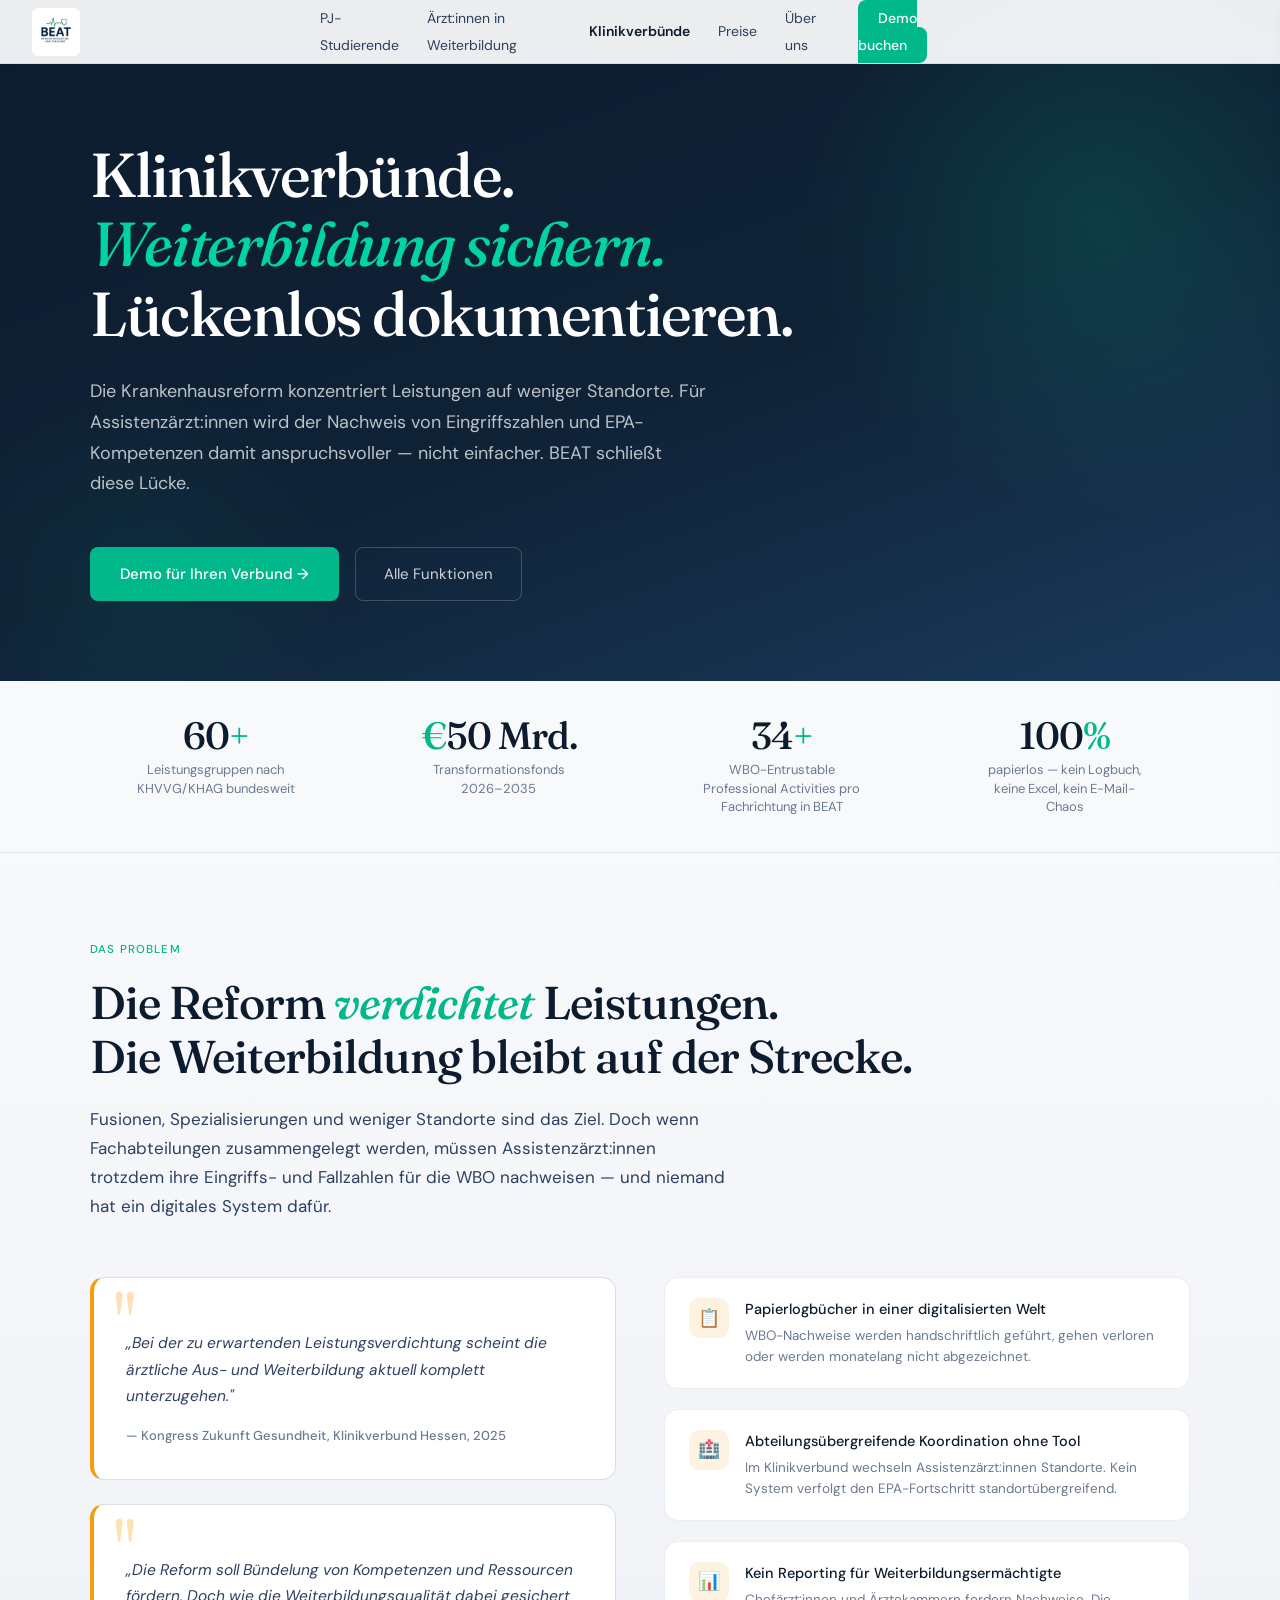
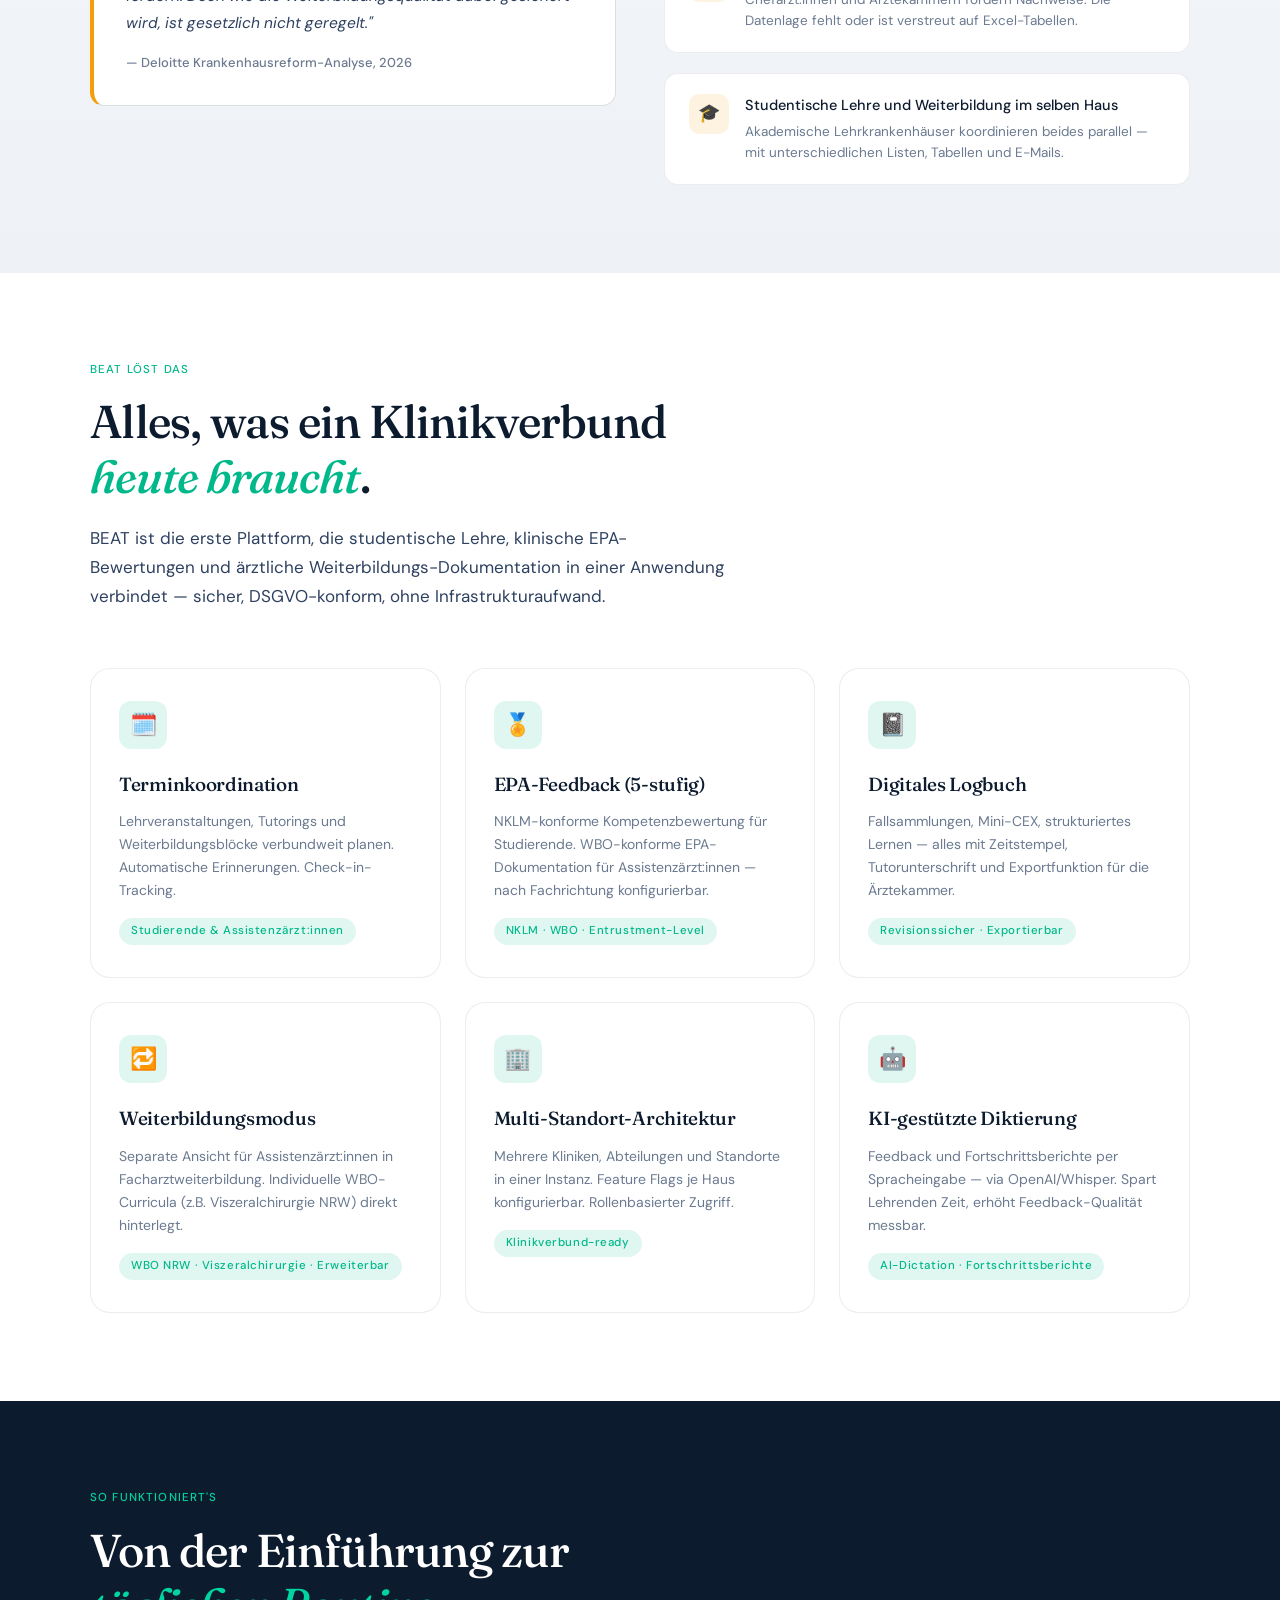
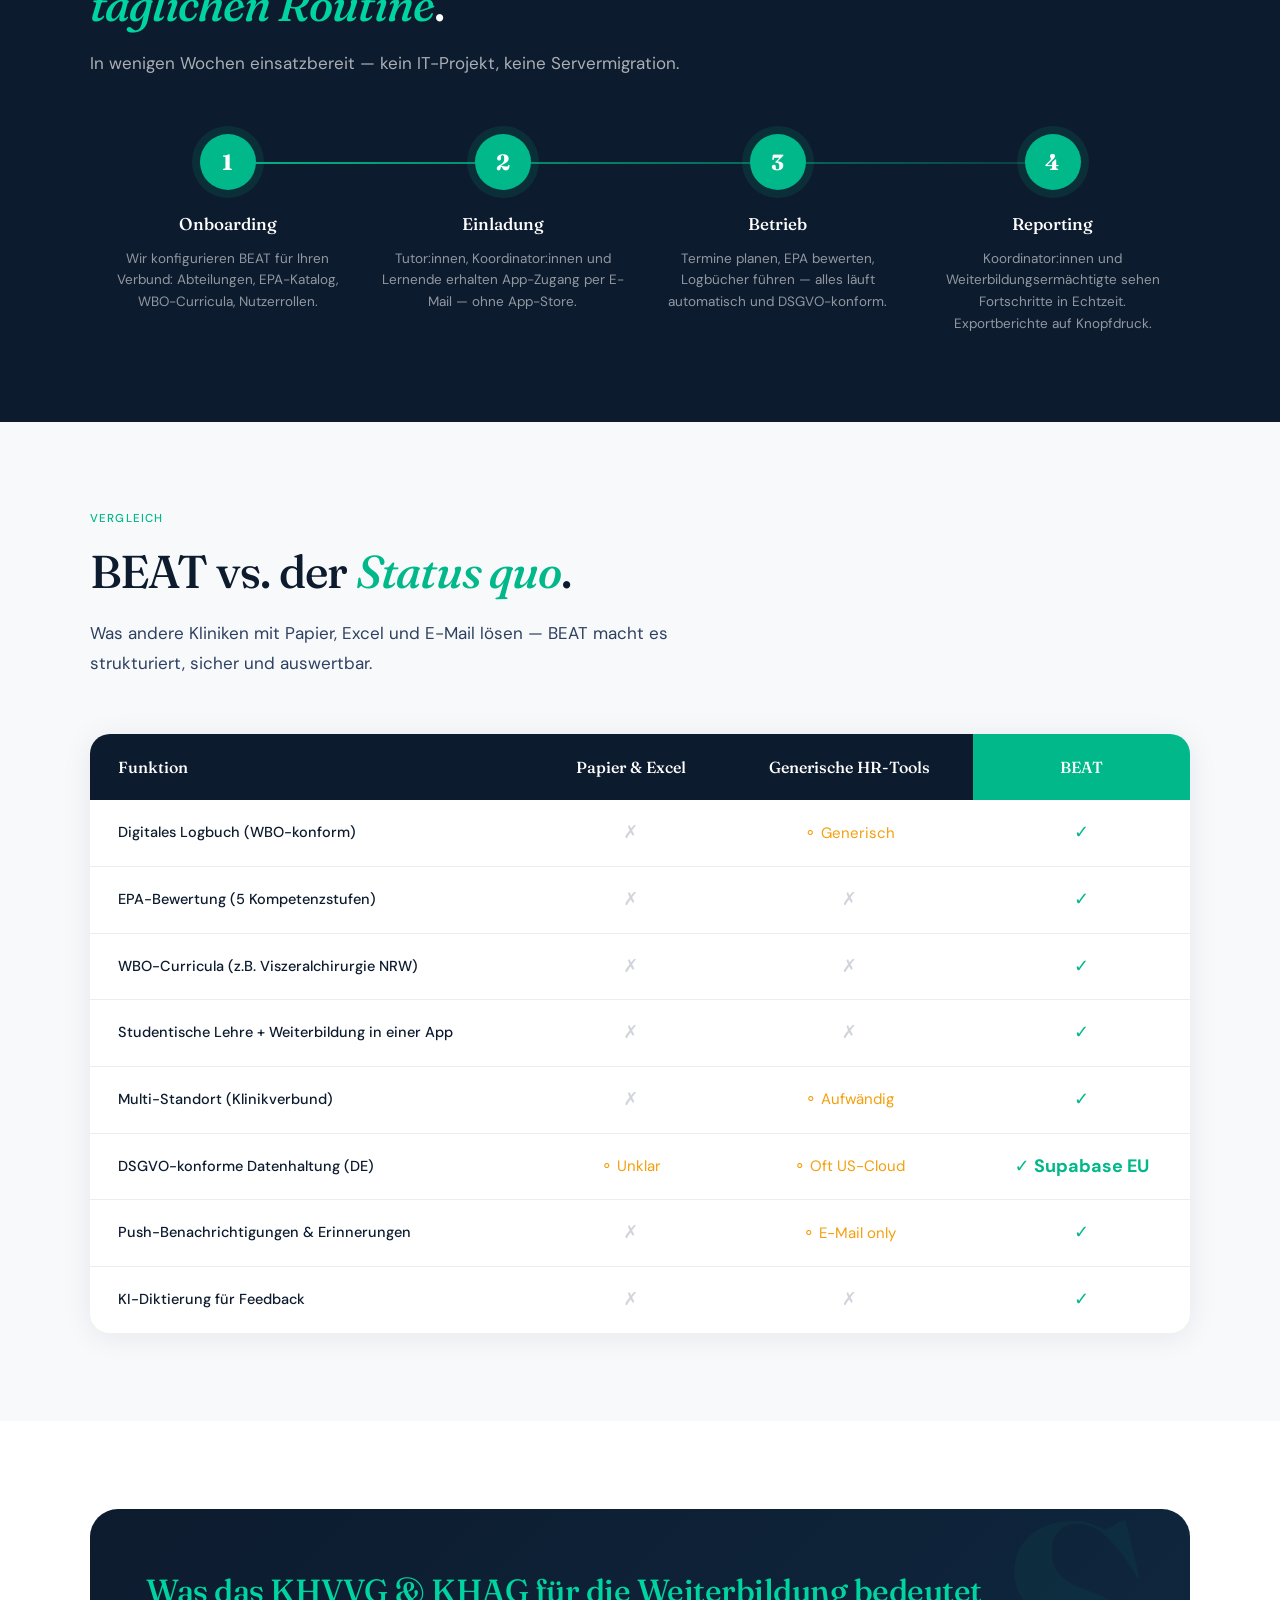
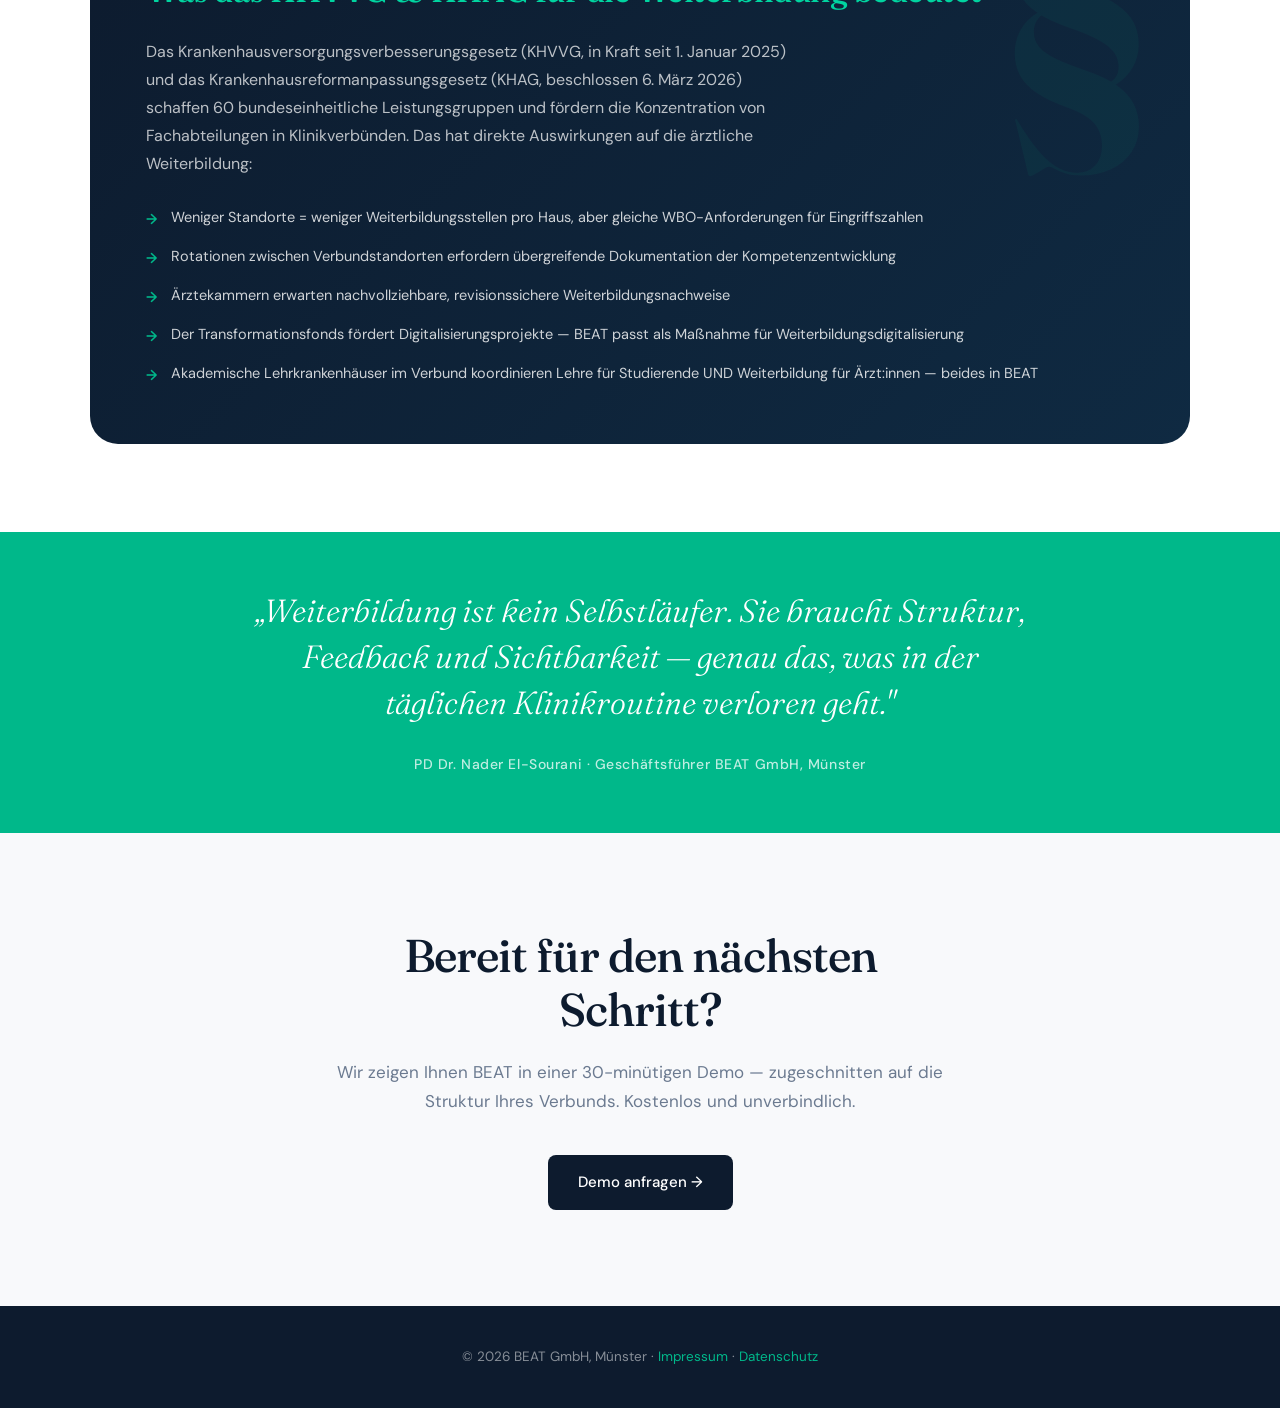
<file: klinikverbunde.html>
<!DOCTYPE html>
<html lang="de">
<head>
<meta charset="UTF-8">
<meta name="viewport" content="width=device-width, initial-scale=1.0">
<title>BEAT für Klinikverbünde – Weiterbildung sichern. Lückenlos dokumentieren.</title>
<meta name="description" content="Die Krankenhausreform verändert die ärztliche Weiterbildung grundlegend. BEAT hilft Klinikverbünden, EPA-basierte Kompetenzentwicklung digital zu koordinieren und lückenlos nachzuweisen.">
<link rel="preconnect" href="https://fonts.googleapis.com">
<link rel="preconnect" href="https://fonts.gstatic.com" crossorigin>
<link href="https://fonts.googleapis.com/css2?family=Fraunces:ital,opsz,wght@0,9..144,300;0,9..144,400;0,9..144,500;0,9..144,700;1,9..144,300;1,9..144,400&family=DM+Sans:ital,opsz,wght@0,9..40,300;0,9..40,400;0,9..40,500;1,9..40,300&display=swap" rel="stylesheet">
<style>
  *, *::before, *::after { box-sizing: border-box; margin: 0; padding: 0; }

  :root {
    --navy: #0d1b2e;
    --navy-mid: #1a2d48;
    --navy-light: #243d5c;
    --teal: #00b88a;
    --teal-light: #00d4a0;
    --teal-dim: rgba(0,184,138,0.12);
    --teal-dim2: rgba(0,184,138,0.06);
    --amber: #f59e0b;
    --amber-dim: rgba(245,158,11,0.12);
    --white: #ffffff;
    --off-white: #f8f9fb;
    --gray-light: #f0f2f6;
    --gray-mid: #c8cfd9;
    --gray-text: #6b7a90;
    --text-dark: #0d1b2e;
    --text-mid: #2e4060;
    --border: rgba(13,27,46,0.08);
    --border-mid: rgba(13,27,46,0.14);
    --radius-sm: 8px;
    --radius-md: 14px;
    --radius-lg: 20px;
    --radius-xl: 28px;
    --font-display: 'Fraunces', Georgia, serif;
    --font-body: 'DM Sans', system-ui, sans-serif;
    --max-w: 1100px;
  }

  html { scroll-behavior: smooth; }

  body {
    font-family: var(--font-body);
    color: var(--text-dark);
    background: var(--white);
    line-height: 1.65;
    font-size: 16px;
    -webkit-font-smoothing: antialiased;
  }

  /* ── NAV ── */
  nav {
    position: fixed;
    top: 0; left: 0; right: 0;
    z-index: 100;
    background: rgba(255,255,255,0.92);
    backdrop-filter: blur(12px);
    border-bottom: 1px solid var(--border);
    padding: 0 32px;
    height: 64px;
    display: flex;
    align-items: center;
    justify-content: space-between;
  }

  .nav-logo {
    font-family: var(--font-display);
    font-size: 22px;
    font-weight: 500;
    color: var(--navy);
    letter-spacing: -0.5px;
    text-decoration: none;
    display: flex;
    align-items: center;
    gap: 10px;
  }

  .nav-logo img {
    height: 40px;
    border-radius: 6px;
  }

  .nav-links {
    position: absolute;
    left: 50%;
    transform: translateX(-50%);
    display: flex;
    align-items: center;
    gap: 28px;
    list-style: none;
  }

  .nav-links a {
    font-size: 14px;
    font-weight: 400;
    color: var(--text-mid);
    text-decoration: none;
    transition: color 0.2s;
  }

  .nav-links a:hover { color: var(--teal); }
  .nav-links a.nav-active { color: var(--navy); font-weight: 600; }

  .nav-cta {
    background: var(--teal);
    color: #fff !important;
    padding: 9px 20px;
    border-radius: var(--radius-sm);
    font-weight: 500 !important;
    transition: background 0.2s, transform 0.15s !important;
  }
  .nav-cta:hover { background: var(--teal-light) !important; transform: translateY(-1px); }

  /* ── HERO ── */
  .hero {
    padding: 140px 24px 80px;
    background: linear-gradient(160deg, var(--navy) 0%, #0f2236 55%, #1a3a5c 100%);
    position: relative;
    overflow: hidden;
  }

  .hero::before {
    content: '';
    position: absolute;
    top: -80px; right: -120px;
    width: 600px; height: 600px;
    background: radial-gradient(circle, rgba(0,184,138,0.18) 0%, transparent 70%);
    pointer-events: none;
  }

  .hero::after {
    content: '';
    position: absolute;
    bottom: -100px; left: -60px;
    width: 400px; height: 400px;
    background: radial-gradient(circle, rgba(0,184,138,0.08) 0%, transparent 70%);
    pointer-events: none;
  }

  .hero-badge {
    display: inline-flex;
    align-items: center;
    gap: 8px;
    background: var(--teal-dim);
    border: 1px solid rgba(0,184,138,0.3);
    color: var(--teal-light);
    font-size: 12.5px;
    font-weight: 500;
    letter-spacing: 0.06em;
    text-transform: uppercase;
    padding: 7px 16px;
    border-radius: 100px;
    margin-bottom: 32px;
  }

  .hero-badge::before {
    content: '';
    width: 7px; height: 7px;
    background: var(--teal);
    border-radius: 50%;
    animation: pulse 2s infinite;
  }

  @keyframes pulse {
    0%, 100% { opacity: 1; transform: scale(1); }
    50% { opacity: 0.6; transform: scale(1.3); }
  }

  .hero-inner {
    max-width: var(--max-w);
    margin: 0 auto;
    position: relative;
    z-index: 1;
  }

  .hero h1 {
    font-family: var(--font-display);
    font-size: clamp(36px, 5vw, 62px);
    font-weight: 500;
    color: var(--white);
    line-height: 1.12;
    letter-spacing: -1.5px;
    max-width: 780px;
    margin-bottom: 28px;
  }

  .hero h1 em {
    font-style: italic;
    color: var(--teal-light);
  }

  .hero-sub {
    font-size: 18px;
    color: rgba(255,255,255,0.72);
    max-width: 620px;
    line-height: 1.7;
    margin-bottom: 48px;
  }

  .hero-actions {
    display: flex;
    gap: 16px;
    flex-wrap: wrap;
    align-items: center;
  }

  .btn-primary {
    background: var(--teal);
    color: #fff;
    padding: 15px 30px;
    border-radius: var(--radius-sm);
    font-weight: 500;
    font-size: 15px;
    text-decoration: none;
    transition: background 0.2s, transform 0.15s;
    display: inline-flex;
    align-items: center;
    gap: 8px;
  }
  .btn-primary:hover { background: var(--teal-light); transform: translateY(-2px); }

  .btn-ghost {
    background: transparent;
    color: rgba(255,255,255,0.8);
    padding: 14px 28px;
    border-radius: var(--radius-sm);
    font-weight: 400;
    font-size: 15px;
    text-decoration: none;
    border: 1px solid rgba(255,255,255,0.2);
    transition: border-color 0.2s, color 0.2s;
    display: inline-flex;
    align-items: center;
    gap: 8px;
  }
  .btn-ghost:hover { border-color: rgba(255,255,255,0.5); color: #fff; }

  /* ── STATS ROW ── */
  .stats-row {
    background: var(--off-white);
    border-bottom: 1px solid var(--border);
    padding: 36px 24px;
  }

  .stats-inner {
    max-width: var(--max-w);
    margin: 0 auto;
    display: grid;
    grid-template-columns: repeat(auto-fit, minmax(200px, 1fr));
    gap: 32px;
    text-align: center;
  }

  .stat-item {
    display: flex;
    flex-direction: column;
    gap: 6px;
    align-items: center;
  }

  .stat-num {
    font-family: var(--font-display);
    font-size: 38px;
    font-weight: 500;
    color: var(--navy);
    letter-spacing: -1px;
    line-height: 1;
  }

  .stat-num span { color: var(--teal); }

  .stat-label {
    font-size: 13px;
    color: var(--gray-text);
    max-width: 160px;
    line-height: 1.4;
  }

  /* ── SECTIONS ── */
  section { padding: 88px 24px; }

  .section-inner {
    max-width: var(--max-w);
    margin: 0 auto;
  }

  .section-label {
    font-size: 11.5px;
    font-weight: 500;
    letter-spacing: 0.1em;
    text-transform: uppercase;
    color: var(--teal);
    margin-bottom: 16px;
  }

  .section-title {
    font-family: var(--font-display);
    font-size: clamp(28px, 4vw, 46px);
    font-weight: 500;
    color: var(--navy);
    line-height: 1.18;
    letter-spacing: -1px;
    margin-bottom: 20px;
  }

  .section-title em {
    font-style: italic;
    color: var(--teal);
  }

  .section-lead {
    font-size: 17px;
    color: var(--text-mid);
    max-width: 640px;
    line-height: 1.72;
    margin-bottom: 56px;
  }

  /* ── PROBLEM SECTION ── */
  .problem-bg {
    background: linear-gradient(180deg, #f8f9fb 0%, #eef1f6 100%);
  }

  .problem-grid {
    display: grid;
    grid-template-columns: 1fr 1fr;
    gap: 48px;
    align-items: start;
  }

  .problem-quote {
    background: var(--white);
    border: 1px solid var(--border-mid);
    border-left: 4px solid var(--amber);
    border-radius: var(--radius-md);
    padding: 32px;
    margin-bottom: 24px;
    position: relative;
  }

  .problem-quote::before {
    content: '"';
    font-family: var(--font-display);
    font-size: 72px;
    color: var(--amber);
    opacity: 0.3;
    position: absolute;
    top: 8px; left: 20px;
    line-height: 1;
  }

  .problem-quote p {
    font-size: 15.5px;
    color: var(--text-mid);
    line-height: 1.7;
    padding-top: 20px;
    font-style: italic;
  }

  .problem-quote cite {
    display: block;
    margin-top: 16px;
    font-size: 13px;
    font-style: normal;
    color: var(--gray-text);
    font-weight: 500;
  }

  .problem-list {
    list-style: none;
    display: flex;
    flex-direction: column;
    gap: 20px;
  }

  .problem-item {
    display: flex;
    gap: 16px;
    padding: 20px 24px;
    background: var(--white);
    border: 1px solid var(--border);
    border-radius: var(--radius-md);
  }

  .problem-icon {
    width: 40px; height: 40px;
    border-radius: 10px;
    background: var(--amber-dim);
    display: flex;
    align-items: center;
    justify-content: center;
    font-size: 18px;
    flex-shrink: 0;
  }

  .problem-item-title {
    font-weight: 500;
    color: var(--navy);
    font-size: 14.5px;
    margin-bottom: 4px;
  }

  .problem-item-text {
    font-size: 13.5px;
    color: var(--gray-text);
    line-height: 1.55;
  }

  /* ── FEATURES GRID ── */
  .features-grid {
    display: grid;
    grid-template-columns: repeat(3, 1fr);
    gap: 24px;
  }

  .feature-card {
    background: var(--white);
    border: 1px solid var(--border);
    border-radius: var(--radius-lg);
    padding: 32px 28px;
    transition: border-color 0.2s, box-shadow 0.2s, transform 0.2s;
    position: relative;
    overflow: hidden;
  }

  .feature-card::after {
    content: '';
    position: absolute;
    bottom: 0; left: 0; right: 0;
    height: 3px;
    background: var(--teal);
    transform: scaleX(0);
    transform-origin: left;
    transition: transform 0.3s;
  }

  .feature-card:hover {
    border-color: rgba(0,184,138,0.3);
    box-shadow: 0 12px 40px rgba(0,184,138,0.08);
    transform: translateY(-4px);
  }

  .feature-card:hover::after { transform: scaleX(1); }

  .feature-icon {
    width: 48px; height: 48px;
    border-radius: 12px;
    background: var(--teal-dim);
    display: flex;
    align-items: center;
    justify-content: center;
    font-size: 22px;
    margin-bottom: 20px;
  }

  .feature-title {
    font-family: var(--font-display);
    font-size: 19px;
    font-weight: 500;
    color: var(--navy);
    margin-bottom: 10px;
    letter-spacing: -0.3px;
  }

  .feature-text {
    font-size: 14px;
    color: var(--gray-text);
    line-height: 1.65;
  }

  .feature-tag {
    display: inline-block;
    margin-top: 16px;
    background: var(--teal-dim);
    color: var(--teal);
    font-size: 11.5px;
    font-weight: 500;
    letter-spacing: 0.05em;
    padding: 4px 12px;
    border-radius: 100px;
  }

  /* ── HOW IT WORKS ── */
  .steps-dark {
    background: var(--navy);
    color: var(--white);
  }

  .steps-dark .section-title {
    color: var(--white);
  }

  .steps-dark .section-lead {
    color: rgba(255,255,255,0.65);
  }

  .steps-track {
    display: grid;
    grid-template-columns: repeat(4, 1fr);
    gap: 0;
    position: relative;
  }

  .steps-track::before {
    content: '';
    position: absolute;
    top: 28px; left: 10%; right: 10%;
    height: 2px;
    background: linear-gradient(90deg, var(--teal), rgba(0,184,138,0.2));
    z-index: 0;
  }

  .step-item {
    display: flex;
    flex-direction: column;
    align-items: center;
    text-align: center;
    padding: 0 16px;
    position: relative;
    z-index: 1;
  }

  .step-num {
    width: 56px; height: 56px;
    border-radius: 50%;
    background: var(--teal);
    display: flex;
    align-items: center;
    justify-content: center;
    font-family: var(--font-display);
    font-size: 22px;
    font-weight: 700;
    color: #fff;
    margin-bottom: 20px;
    flex-shrink: 0;
    box-shadow: 0 0 0 8px rgba(0,184,138,0.12);
  }

  .step-title {
    font-family: var(--font-display);
    font-size: 17px;
    font-weight: 500;
    color: var(--white);
    margin-bottom: 10px;
  }

  .step-text {
    font-size: 13.5px;
    color: rgba(255,255,255,0.55);
    line-height: 1.6;
  }

  /* ── COMPARISON TABLE ── */
  .compare-bg {
    background: var(--off-white);
  }

  .compare-table {
    width: 100%;
    border-collapse: collapse;
    border-radius: var(--radius-lg);
    overflow: hidden;
    box-shadow: 0 4px 30px rgba(13,27,46,0.08);
  }

  .compare-table th {
    background: var(--navy);
    color: var(--white);
    padding: 20px 28px;
    font-family: var(--font-display);
    font-weight: 500;
    font-size: 16px;
    text-align: left;
  }

  .compare-table th:not(:first-child) {
    text-align: center;
  }

  .compare-table th.beat-col {
    background: var(--teal);
    color: #fff;
  }

  .compare-table td {
    padding: 18px 28px;
    background: var(--white);
    border-bottom: 1px solid var(--border);
    font-size: 14.5px;
    color: var(--text-mid);
  }

  .compare-table td:not(:first-child) { text-align: center; }

  .compare-table tr:last-child td { border-bottom: none; }

  .compare-table .check { color: var(--teal); font-size: 18px; font-weight: 700; }
  .compare-table .cross { color: #d1d5db; font-size: 18px; }
  .compare-table .partial { color: var(--amber); font-size: 15px; }

  .compare-table td.feature-label { font-weight: 500; color: var(--navy); }

  /* ── REFORM CONTEXT ── */
  .reform-box {
    background: linear-gradient(135deg, var(--navy) 0%, #0f2a42 100%);
    border-radius: var(--radius-xl);
    padding: 56px;
    color: var(--white);
    position: relative;
    overflow: hidden;
  }

  .reform-box::before {
    content: '§';
    position: absolute;
    top: -30px; right: 40px;
    font-family: var(--font-display);
    font-size: 280px;
    font-weight: 700;
    color: rgba(0,184,138,0.06);
    line-height: 1;
    pointer-events: none;
  }

  .reform-box h3 {
    font-family: var(--font-display);
    font-size: 32px;
    font-weight: 500;
    margin-bottom: 20px;
    color: var(--teal-light);
    letter-spacing: -0.5px;
  }

  .reform-box p {
    font-size: 16px;
    line-height: 1.75;
    color: rgba(255,255,255,0.72);
    max-width: 640px;
    margin-bottom: 28px;
  }

  .reform-points {
    list-style: none;
    display: flex;
    flex-direction: column;
    gap: 14px;
  }

  .reform-points li {
    display: flex;
    gap: 14px;
    align-items: flex-start;
    font-size: 14.5px;
    color: rgba(255,255,255,0.8);
    line-height: 1.6;
  }

  .reform-points li::before {
    content: '→';
    color: var(--teal);
    font-weight: 600;
    flex-shrink: 0;
    margin-top: 2px;
  }

  /* ── TESTIMONIAL / QUOTE SECTION ── */
  .quote-strip {
    background: var(--teal);
    padding: 56px 24px;
  }

  .quote-strip-inner {
    max-width: 800px;
    margin: 0 auto;
    text-align: center;
  }

  .quote-strip blockquote {
    font-family: var(--font-display);
    font-size: clamp(22px, 3vw, 32px);
    font-weight: 300;
    font-style: italic;
    color: #fff;
    line-height: 1.45;
    margin-bottom: 24px;
  }

  .quote-strip cite {
    font-size: 14px;
    font-style: normal;
    color: rgba(255,255,255,0.75);
    font-weight: 500;
    letter-spacing: 0.04em;
  }

  /* ── CTA SECTION ── */
  .cta-section {
    background: var(--off-white);
    padding: 96px 24px;
    text-align: center;
  }

  .cta-inner {
    max-width: 640px;
    margin: 0 auto;
  }

  .cta-section h2 {
    font-family: var(--font-display);
    font-size: clamp(28px, 4vw, 46px);
    font-weight: 500;
    color: var(--navy);
    letter-spacing: -1px;
    margin-bottom: 20px;
    line-height: 1.18;
  }

  .cta-section p {
    font-size: 17px;
    color: var(--gray-text);
    margin-bottom: 40px;
    line-height: 1.7;
  }

  .cta-buttons {
    display: flex;
    gap: 16px;
    justify-content: center;
    flex-wrap: wrap;
  }

  .btn-primary-dark {
    background: var(--navy);
    color: #fff;
    padding: 15px 30px;
    border-radius: var(--radius-sm);
    font-weight: 500;
    font-size: 15px;
    text-decoration: none;
    transition: background 0.2s, transform 0.15s;
    display: inline-flex;
    align-items: center;
    gap: 8px;
  }
  .btn-primary-dark:hover { background: var(--navy-mid); transform: translateY(-2px); }

  .btn-outline-dark {
    background: transparent;
    color: var(--navy);
    padding: 14px 28px;
    border-radius: var(--radius-sm);
    font-weight: 400;
    font-size: 15px;
    text-decoration: none;
    border: 1.5px solid var(--border-mid);
    transition: border-color 0.2s, background 0.2s;
    display: inline-flex;
    align-items: center;
    gap: 8px;
  }
  .btn-outline-dark:hover { border-color: var(--teal); color: var(--teal); }

  /* ── FOOTER ── */
  footer {
    background: var(--navy);
    color: rgba(255,255,255,0.5);
    padding: 40px 24px;
    text-align: center;
    font-size: 13.5px;
  }

  footer a { color: var(--teal); text-decoration: none; }

  /* ── RESPONSIVE ── */
  @media (max-width: 900px) {
    .problem-grid { grid-template-columns: 1fr; }
    .features-grid { grid-template-columns: 1fr 1fr; }
    .steps-track { grid-template-columns: 1fr 1fr; gap: 32px; }
    .steps-track::before { display: none; }
    .reform-box { padding: 36px 28px; }
    nav { padding: 0 20px; }
    .nav-links { display: none; }
  }

  @media (max-width: 600px) {
    .features-grid { grid-template-columns: 1fr; }
    .steps-track { grid-template-columns: 1fr; }
    .reform-box::before { display: none; }
    .compare-table th, .compare-table td { padding: 14px 16px; font-size: 13px; }
  }

  /* ── ANIMATIONS ── */
  .fade-up {
    opacity: 0;
    transform: translateY(24px);
    animation: fadeUp 0.6s ease forwards;
    animation-fill-mode: both;
  }

  @keyframes fadeUp {
    to { opacity: 1; transform: translateY(0); }
  }

  .delay-1 { animation-delay: 0.1s; }
  .delay-2 { animation-delay: 0.2s; }
  .delay-3 { animation-delay: 0.35s; }
  .delay-4 { animation-delay: 0.5s; }

  /* Mobile: disable animations entirely — render instantly */
  @media (max-width: 767px) {
    .fade-up {
      opacity: 1 !important;
      transform: none !important;
      animation: none !important;
    }
  }

  @media (prefers-reduced-motion: reduce) {
    .fade-up {
      opacity: 1 !important;
      transform: none !important;
      animation: none !important;
    }
  }

  /* ── HAMBURGER MENU ── */
  .hamburger {
    display: none;
    flex-direction: column;
    justify-content: center;
    gap: 5px;
    width: 36px;
    height: 36px;
    background: none;
    border: none;
    cursor: pointer;
    padding: 4px;
    border-radius: 6px;
    flex-shrink: 0;
  }
  .hamburger span {
    display: block;
    width: 22px;
    height: 2px;
    background: var(--navy, #0d1b2e);
    border-radius: 2px;
    transition: all 0.25s ease;
  }
  .hamburger.open span:nth-child(1) { transform: translateY(7px) rotate(45deg); }
  .hamburger.open span:nth-child(2) { opacity: 0; }
  .hamburger.open span:nth-child(3) { transform: translateY(-7px) rotate(-45deg); }

  .mobile-nav-overlay {
    display: none;
    position: fixed;
    inset: 0;
    background: rgba(13,27,46,0.55);
    z-index: 998;
  }
  .mobile-nav-overlay.open { display: block; }

  .mobile-nav {
    position: fixed;
    top: 0; right: -280px;
    width: 260px;
    height: 100%;
    background: #fff;
    z-index: 999;
    padding: 80px 28px 32px;
    display: flex;
    flex-direction: column;
    gap: 6px;
    box-shadow: -4px 0 24px rgba(0,0,0,0.12);
    transition: right 0.28s cubic-bezier(0.4,0,0.2,1);
  }
  .mobile-nav.open { right: 0; }

  .mobile-nav a {
    font-size: 16px;
    font-weight: 500;
    color: var(--navy, #0d1b2e);
    text-decoration: none;
    padding: 12px 0;
    border-bottom: 1px solid #f0f2f5;
    display: block;
    transition: color 0.2s;
  }
  .mobile-nav a:last-child { border-bottom: none; }
  .mobile-nav a:hover { color: var(--teal, #00b88a); }
  .mobile-nav a.nav-active { color: var(--teal, #00b88a); font-weight: 600; }
  .mobile-nav .btn-nav-mobile {
    margin-top: 12px;
    background: var(--teal, #00b88a);
    color: #fff !important;
    text-align: center;
    padding: 14px 20px;
    border-radius: 10px;
    font-weight: 600;
    border-bottom: none !important;
  }
  .mobile-nav .btn-nav-mobile:hover { background: #00d4a0; color: #fff !important; }

  @media (max-width: 900px) {
    nav .nav-links { display: none !important; }
    .hamburger { display: flex; }
  }
</style>
</head>
<body>

<!-- ── NAV ── -->
<nav>
  <a href="index.html" class="nav-logo"><img src="[data-uri]" alt="BEAT" style="height:48px;width:auto;display:block;"></a>
    <ul class="nav-links">
    <li><a href="index.html">PJ-Studierende</a></li>
    <li><a href="weiterbildung.html">Ärzt:innen in Weiterbildung</a></li>
    <li><a href="klinikverbunde.html" class="nav-active">Klinikverbünde</a></li>
    <li><a href="index.html#preise">Preise</a></li>
    <li><a href="ueber-uns.html">Über uns</a></li>
    <li><a href="mailto:support@beat.education" class="nav-cta">Demo buchen</a></li>
  </ul>
  <button class="hamburger" id="hamburger" aria-label="Menü öffnen">
    <span></span><span></span><span></span>
  </button>
</nav>

<!-- ── HERO ── -->
<section class="hero">
  <div class="hero-inner">
    <h1 class="fade-up delay-1">
      Klinikverbünde.<br>
      <em>Weiterbildung sichern.</em><br>
      Lückenlos dokumentieren.
    </h1>
    <p class="hero-sub fade-up delay-2">
      Die Krankenhausreform konzentriert Leistungen auf weniger Standorte. 
      Für Assistenzärzt:innen wird der Nachweis von Eingriffszahlen und EPA-Kompetenzen 
      damit anspruchsvoller — nicht einfacher. BEAT schließt diese Lücke.
    </p>
    <div class="hero-actions fade-up delay-3">
      <a href="mailto:support@beat.education" class="btn-primary">Demo für Ihren Verbund →</a>
      <a href="funktionsbeschreibung.html" class="btn-ghost">Alle Funktionen</a>
    </div>
  </div>
</section>

<!-- ── STATS ── -->
<div class="stats-row">
  <div class="stats-inner">
    <div class="stat-item">
      <div class="stat-num">60<span>+</span></div>
      <div class="stat-label">Leistungsgruppen nach KHVVG/KHAG bundesweit</div>
    </div>
    <div class="stat-item">
      <div class="stat-num"><span>€</span>50 Mrd.</div>
      <div class="stat-label">Transformationsfonds 2026–2035</div>
    </div>
    <div class="stat-item">
      <div class="stat-num">34<span>+</span></div>
      <div class="stat-label">WBO-Entrustable Professional Activities pro Fachrichtung in BEAT</div>
    </div>
    <div class="stat-item">
      <div class="stat-num">100<span>%</span></div>
      <div class="stat-label">papierlos — kein Logbuch, keine Excel, kein E-Mail-Chaos</div>
    </div>
  </div>
</div>

<!-- ── PROBLEM ── -->
<section class="problem-bg">
  <div class="section-inner">
    <div class="section-label">Das Problem</div>
    <h2 class="section-title">Die Reform <em>verdichtet</em> Leistungen.<br>Die Weiterbildung bleibt auf der Strecke.</h2>
    <p class="section-lead">
      Fusionen, Spezialisierungen und weniger Standorte sind das Ziel. 
      Doch wenn Fachabteilungen zusammengelegt werden, müssen Assistenzärzt:innen 
      trotzdem ihre Eingriffs- und Fallzahlen für die WBO nachweisen — 
      und niemand hat ein digitales System dafür.
    </p>

    <div class="problem-grid">
      <div>
        <div class="problem-quote">
          <p>„Bei der zu erwartenden Leistungsverdichtung scheint die ärztliche Aus- und Weiterbildung aktuell komplett unterzugehen."</p>
          <cite>— Kongress Zukunft Gesundheit, Klinikverbund Hessen, 2025</cite>
        </div>
        <div class="problem-quote">
          <p>„Die Reform soll Bündelung von Kompetenzen und Ressourcen fördern. Doch wie die Weiterbildungsqualität dabei gesichert wird, ist gesetzlich nicht geregelt."</p>
          <cite>— Deloitte Krankenhausreform-Analyse, 2026</cite>
        </div>
      </div>

      <ul class="problem-list">
        <li class="problem-item">
          <div class="problem-icon">📋</div>
          <div>
            <div class="problem-item-title">Papierlogbücher in einer digitalisierten Welt</div>
            <div class="problem-item-text">WBO-Nachweise werden handschriftlich geführt, gehen verloren oder werden monatelang nicht abgezeichnet.</div>
          </div>
        </li>
        <li class="problem-item">
          <div class="problem-icon">🏥</div>
          <div>
            <div class="problem-item-title">Abteilungsübergreifende Koordination ohne Tool</div>
            <div class="problem-item-text">Im Klinikverbund wechseln Assistenzärzt:innen Standorte. Kein System verfolgt den EPA-Fortschritt standortübergreifend.</div>
          </div>
        </li>
        <li class="problem-item">
          <div class="problem-icon">📊</div>
          <div>
            <div class="problem-item-title">Kein Reporting für Weiterbildungsermächtigte</div>
            <div class="problem-item-text">Chefärzt:innen und Ärztekammern fordern Nachweise. Die Datenlage fehlt oder ist verstreut auf Excel-Tabellen.</div>
          </div>
        </li>
        <li class="problem-item">
          <div class="problem-icon">🎓</div>
          <div>
            <div class="problem-item-title">Studentische Lehre und Weiterbildung im selben Haus</div>
            <div class="problem-item-text">Akademische Lehrkrankenhäuser koordinieren beides parallel — mit unterschiedlichen Listen, Tabellen und E-Mails.</div>
          </div>
        </li>
      </ul>
    </div>
  </div>
</section>

<!-- ── FEATURES ── -->
<section>
  <div class="section-inner">
    <div class="section-label">BEAT löst das</div>
    <h2 class="section-title">Alles, was ein Klinikverbund<br><em>heute braucht</em>.</h2>
    <p class="section-lead">
      BEAT ist die erste Plattform, die studentische Lehre, klinische EPA-Bewertungen 
      und ärztliche Weiterbildungs-Dokumentation in einer Anwendung verbindet — 
      sicher, DSGVO-konform, ohne Infrastrukturaufwand.
    </p>

    <div class="features-grid">
      <div class="feature-card">
        <div class="feature-icon">🗓️</div>
        <div class="feature-title">Terminkoordination</div>
        <p class="feature-text">Lehrveranstaltungen, Tutorings und Weiterbildungsblöcke verbundweit planen. Automatische Erinnerungen. Check-in-Tracking.</p>
        <span class="feature-tag">Studierende &amp; Assistenzärzt:innen</span>
      </div>

      <div class="feature-card">
        <div class="feature-icon">🏅</div>
        <div class="feature-title">EPA-Feedback (5-stufig)</div>
        <p class="feature-text">NKLM-konforme Kompetenzbewertung für Studierende. WBO-konforme EPA-Dokumentation für Assistenzärzt:innen — nach Fachrichtung konfigurierbar.</p>
        <span class="feature-tag">NKLM · WBO · Entrustment-Level</span>
      </div>

      <div class="feature-card">
        <div class="feature-icon">📓</div>
        <div class="feature-title">Digitales Logbuch</div>
        <p class="feature-text">Fallsammlungen, Mini-CEX, strukturiertes Lernen — alles mit Zeitstempel, Tutorunterschrift und Exportfunktion für die Ärztekammer.</p>
        <span class="feature-tag">Revisionssicher · Exportierbar</span>
      </div>

      <div class="feature-card">
        <div class="feature-icon">🔁</div>
        <div class="feature-title">Weiterbildungsmodus</div>
        <p class="feature-text">Separate Ansicht für Assistenzärzt:innen in Facharztweiterbildung. Individuelle WBO-Curricula (z.B. Viszeralchirurgie NRW) direkt hinterlegt.</p>
        <span class="feature-tag">WBO NRW · Viszeralchirurgie · Erweiterbar</span>
      </div>

      <div class="feature-card">
        <div class="feature-icon">🏢</div>
        <div class="feature-title">Multi-Standort-Architektur</div>
        <p class="feature-text">Mehrere Kliniken, Abteilungen und Standorte in einer Instanz. Feature Flags je Haus konfigurierbar. Rollenbasierter Zugriff.</p>
        <span class="feature-tag">Klinikverbund-ready</span>
      </div>

      <div class="feature-card">
        <div class="feature-icon">🤖</div>
        <div class="feature-title">KI-gestützte Diktierung</div>
        <p class="feature-text">Feedback und Fortschrittsberichte per Spracheingabe — via OpenAI/Whisper. Spart Lehrenden Zeit, erhöht Feedback-Qualität messbar.</p>
        <span class="feature-tag">AI-Dictation · Fortschrittsberichte</span>
      </div>
    </div>
  </div>
</section>

<!-- ── HOW IT WORKS ── -->
<section class="steps-dark">
  <div class="section-inner">
    <div class="section-label" style="color: var(--teal-light);">So funktioniert's</div>
    <h2 class="section-title" style="color: #fff; margin-bottom: 16px;">Von der Einführung zur<br><em style="color:var(--teal-light)">täglichen Routine</em>.</h2>
    <p class="section-lead">In wenigen Wochen einsatzbereit — kein IT-Projekt, keine Servermigration.</p>

    <div class="steps-track">
      <div class="step-item">
        <div class="step-num">1</div>
        <div class="step-title">Onboarding</div>
        <p class="step-text">Wir konfigurieren BEAT für Ihren Verbund: Abteilungen, EPA-Katalog, WBO-Curricula, Nutzerrollen.</p>
      </div>
      <div class="step-item">
        <div class="step-num">2</div>
        <div class="step-title">Einladung</div>
        <p class="step-text">Tutor:innen, Koordinator:innen und Lernende erhalten App-Zugang per E-Mail — ohne App-Store.</p>
      </div>
      <div class="step-item">
        <div class="step-num">3</div>
        <div class="step-title">Betrieb</div>
        <p class="step-text">Termine planen, EPA bewerten, Logbücher führen — alles läuft automatisch und DSGVO-konform.</p>
      </div>
      <div class="step-item">
        <div class="step-num">4</div>
        <div class="step-title">Reporting</div>
        <p class="step-text">Koordinator:innen und Weiterbildungsermächtigte sehen Fortschritte in Echtzeit. Exportberichte auf Knopfdruck.</p>
      </div>
    </div>
  </div>
</section>

<!-- ── COMPARISON ── -->
<section class="compare-bg">
  <div class="section-inner">
    <div class="section-label">Vergleich</div>
    <h2 class="section-title">BEAT vs. der <em>Status quo</em>.</h2>
    <p class="section-lead">Was andere Kliniken mit Papier, Excel und E-Mail lösen — BEAT macht es strukturiert, sicher und auswertbar.</p>

    <table class="compare-table">
      <thead>
        <tr>
          <th>Funktion</th>
          <th>Papier &amp; Excel</th>
          <th>Generische HR-Tools</th>
          <th class="beat-col">BEAT</th>
        </tr>
      </thead>
      <tbody>
        <tr>
          <td class="feature-label">Digitales Logbuch (WBO-konform)</td>
          <td><span class="cross">✗</span></td>
          <td><span class="partial">⚬ Generisch</span></td>
          <td><span class="check">✓</span></td>
        </tr>
        <tr>
          <td class="feature-label">EPA-Bewertung (5 Kompetenzstufen)</td>
          <td><span class="cross">✗</span></td>
          <td><span class="cross">✗</span></td>
          <td><span class="check">✓</span></td>
        </tr>
        <tr>
          <td class="feature-label">WBO-Curricula (z.B. Viszeralchirurgie NRW)</td>
          <td><span class="cross">✗</span></td>
          <td><span class="cross">✗</span></td>
          <td><span class="check">✓</span></td>
        </tr>
        <tr>
          <td class="feature-label">Studentische Lehre + Weiterbildung in einer App</td>
          <td><span class="cross">✗</span></td>
          <td><span class="cross">✗</span></td>
          <td><span class="check">✓</span></td>
        </tr>
        <tr>
          <td class="feature-label">Multi-Standort (Klinikverbund)</td>
          <td><span class="cross">✗</span></td>
          <td><span class="partial">⚬ Aufwändig</span></td>
          <td><span class="check">✓</span></td>
        </tr>
        <tr>
          <td class="feature-label">DSGVO-konforme Datenhaltung (DE)</td>
          <td><span class="partial">⚬ Unklar</span></td>
          <td><span class="partial">⚬ Oft US-Cloud</span></td>
          <td><span class="check">✓ Supabase EU</span></td>
        </tr>
        <tr>
          <td class="feature-label">Push-Benachrichtigungen &amp; Erinnerungen</td>
          <td><span class="cross">✗</span></td>
          <td><span class="partial">⚬ E-Mail only</span></td>
          <td><span class="check">✓</span></td>
        </tr>
        <tr>
          <td class="feature-label">KI-Diktierung für Feedback</td>
          <td><span class="cross">✗</span></td>
          <td><span class="cross">✗</span></td>
          <td><span class="check">✓</span></td>
        </tr>
      </tbody>
    </table>
  </div>
</section>

<!-- ── REFORM CONTEXT ── -->
<section>
  <div class="section-inner">
    <div class="reform-box">
      <h3>Was das KHVVG &amp; KHAG für die Weiterbildung bedeutet</h3>
      <p>
        Das Krankenhausversorgungsverbesserungsgesetz (KHVVG, in Kraft seit 1. Januar 2025) 
        und das Krankenhausreformanpassungsgesetz (KHAG, beschlossen 6. März 2026) 
        schaffen 60 bundeseinheitliche Leistungsgruppen und fördern die Konzentration von Fachabteilungen 
        in Klinikverbünden. Das hat direkte Auswirkungen auf die ärztliche Weiterbildung:
      </p>
      <ul class="reform-points">
        <li>Weniger Standorte = weniger Weiterbildungsstellen pro Haus, aber gleiche WBO-Anforderungen für Eingriffszahlen</li>
        <li>Rotationen zwischen Verbundstandorten erfordern übergreifende Dokumentation der Kompetenzentwicklung</li>
        <li>Ärztekammern erwarten nachvollziehbare, revisionssichere Weiterbildungsnachweise</li>
        <li>Der Transformationsfonds fördert Digitalisierungsprojekte — BEAT passt als Maßnahme für Weiterbildungsdigitalisierung</li>
        <li>Akademische Lehrkrankenhäuser im Verbund koordinieren Lehre für Studierende UND Weiterbildung für Ärzt:innen — beides in BEAT</li>
      </ul>
    </div>
  </div>
</section>

<!-- ── QUOTE ── -->
<div class="quote-strip">
  <div class="quote-strip-inner">
    <blockquote>
      „Weiterbildung ist kein Selbstläufer. Sie braucht Struktur, Feedback und Sichtbarkeit — 
      genau das, was in der täglichen Klinikroutine verloren geht."
    </blockquote>
    <cite>PD Dr. Nader El-Sourani · Geschäftsführer BEAT GmbH, Münster</cite>
  </div>
</div>

<!-- ── CTA ── -->
<div class="cta-section">
  <div class="cta-inner">
    <h2>Bereit für den nächsten Schritt?</h2>
    <p>Wir zeigen Ihnen BEAT in einer 30-minütigen Demo — zugeschnitten auf die Struktur Ihres Verbunds. Kostenlos und unverbindlich.</p>
    <div class="cta-buttons">
      <a href="mailto:support@beat.education" class="btn-primary-dark">Demo anfragen →</a>
    </div>
  </div>
</div>

<!-- FOOTER -->
<footer>
  <p>
    &copy; 2026 BEAT GmbH, Münster ·
    <a href="impressum.html">Impressum</a> ·
    <a href="datenschutz.html">Datenschutz</a>
  </p>
</footer>


<div class="mobile-nav-overlay" id="mobileOverlay"></div>
<div class="mobile-nav" id="mobileNav">
  <a href="index.html">PJ-Studierende</a>
  <a href="weiterbildung.html">Ärzt:innen in Weiterbildung</a>
  <a href="klinikverbunde.html" class="nav-active">Klinikverbünde</a>
  <a href="index.html#preise">Preise</a>
  <a href="ueber-uns.html">Über uns</a>
  <a href="mailto:support@beat.education" class="btn-nav-mobile">Demo buchen</a>
</div>
<script>
  const hamburger = document.getElementById('hamburger');
  const mobileNav = document.getElementById('mobileNav');
  const overlay = document.getElementById('mobileOverlay');
  function toggleMenu(open) {
    hamburger.classList.toggle('open', open);
    mobileNav.classList.toggle('open', open);
    overlay.classList.toggle('open', open);
    document.body.style.overflow = open ? 'hidden' : '';
  }
  hamburger.addEventListener('click', () => toggleMenu(!mobileNav.classList.contains('open')));
  overlay.addEventListener('click', () => toggleMenu(false));
  mobileNav.querySelectorAll('a').forEach(a => a.addEventListener('click', () => toggleMenu(false)));
</script>

</body>
</html>
</file>
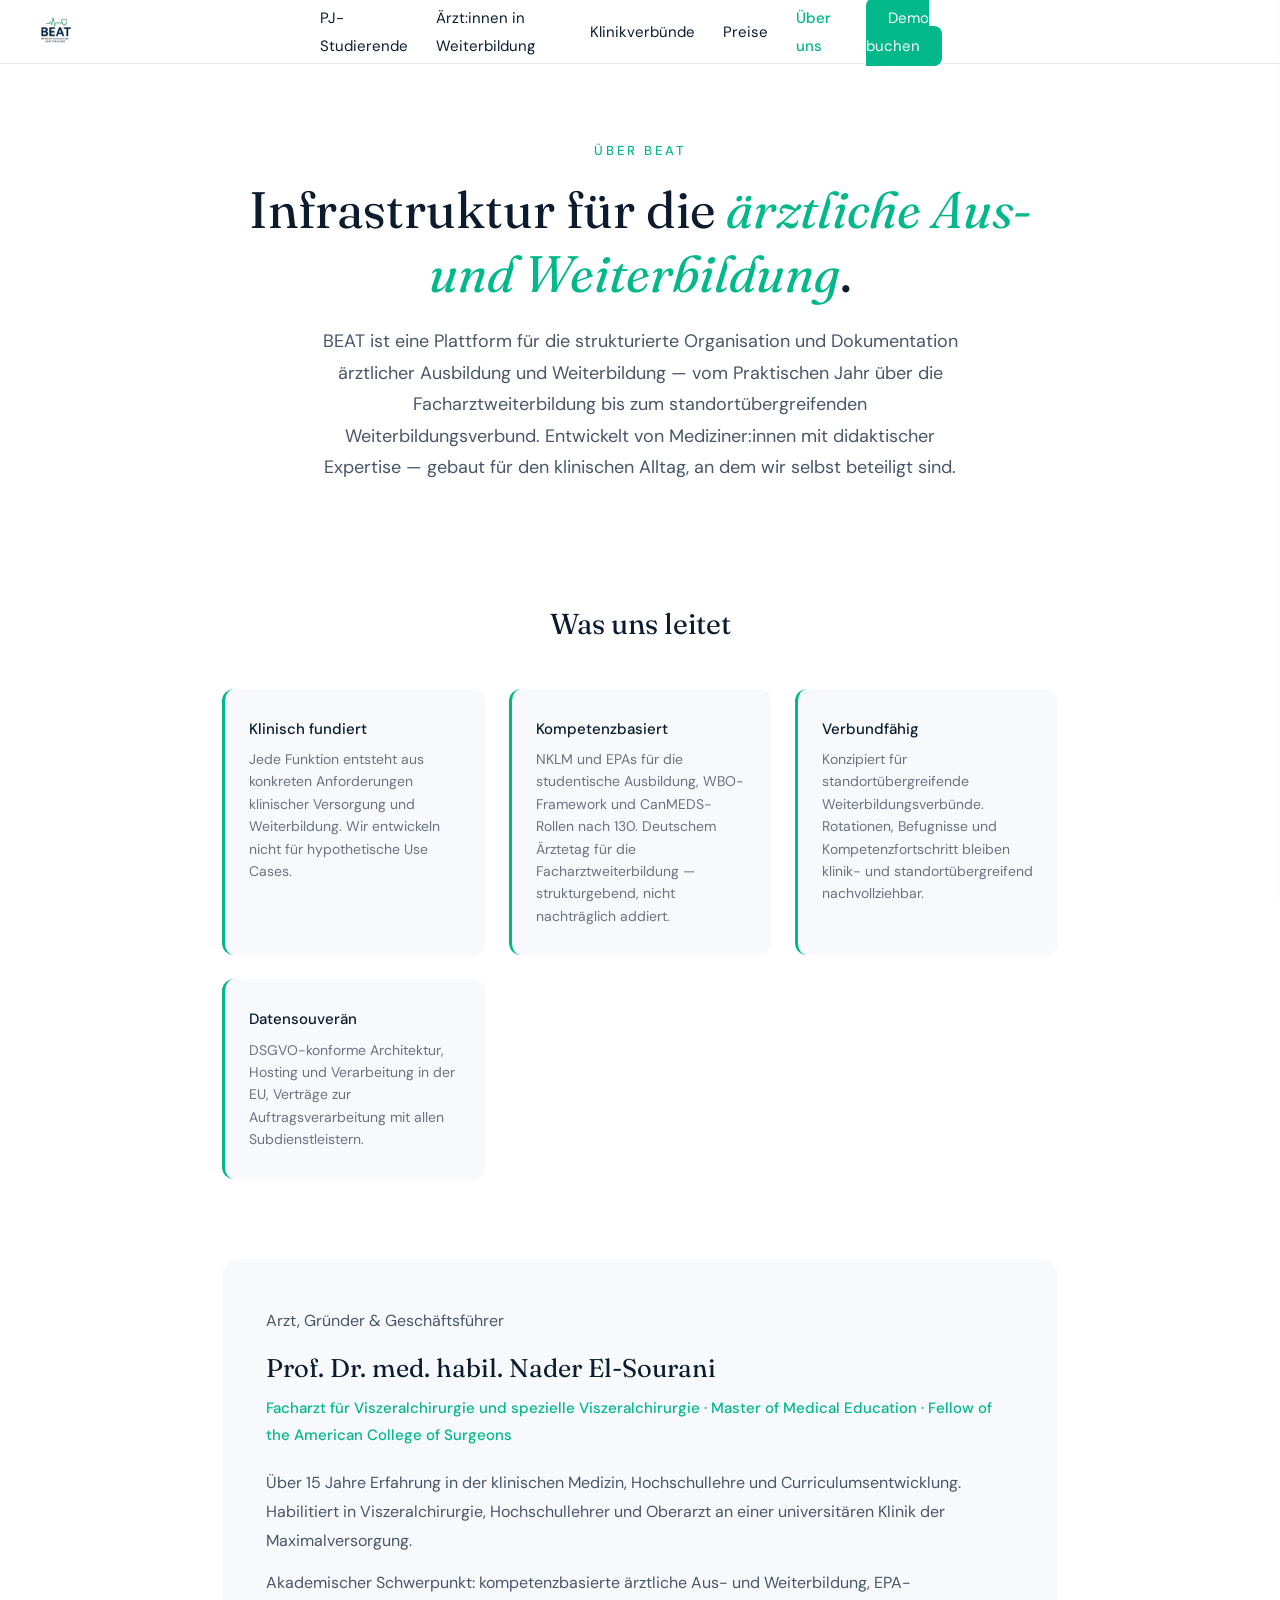
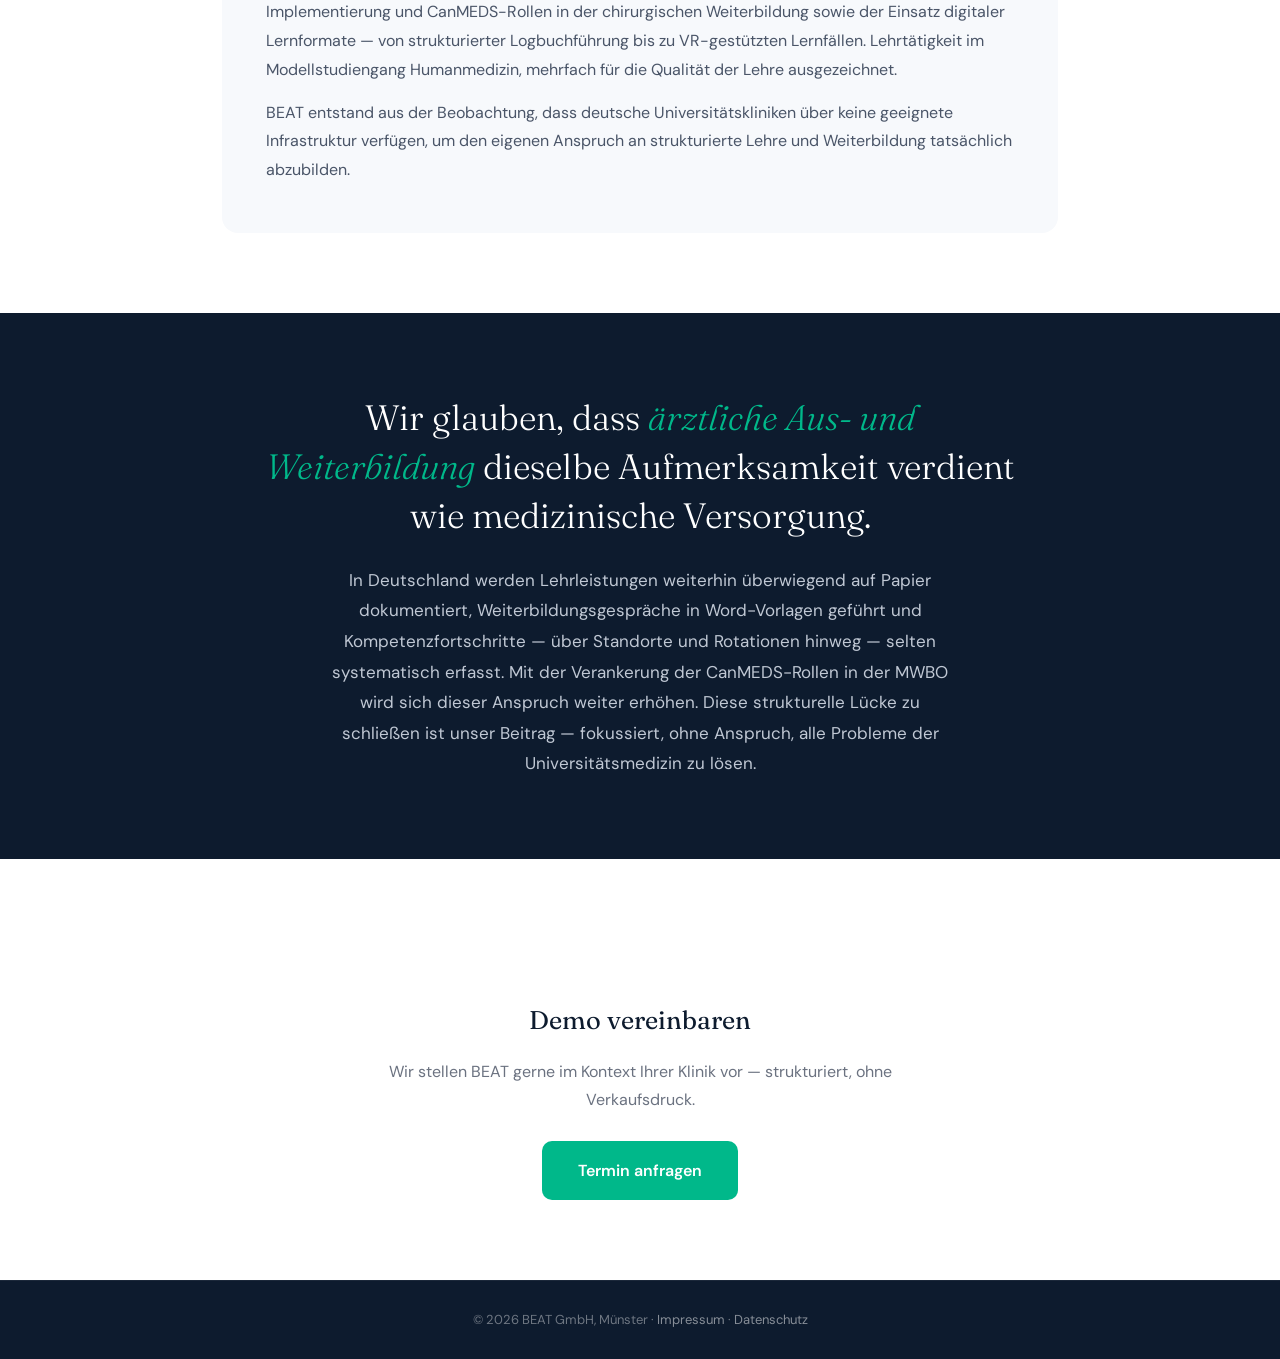
<file: ueber-uns.html>
<!DOCTYPE html>
<html lang="de">
<head>
<meta charset="UTF-8">
<meta name="viewport" content="width=device-width, initial-scale=1.0">
<title>Über uns – BEAT · Infrastruktur für ärztliche Aus- und Weiterbildung</title>
<meta name="description" content="BEAT ist eine Plattform für die Organisation und Dokumentation ärztlicher Aus- und Weiterbildung — vom PJ über die Facharztweiterbildung bis zum Klinikverbund. CanMEDS-Rollen, EPA-Framework, WBO-konform.">
<link rel="preconnect" href="https://fonts.googleapis.com">
<link rel="preconnect" href="https://fonts.gstatic.com" crossorigin>
<link href="https://fonts.googleapis.com/css2?family=Fraunces:ital,opsz,wght@0,9..144,300;0,9..144,400;0,9..144,500;1,9..144,300;1,9..144,400&family=DM+Sans:ital,opsz,wght@0,9..40,300;0,9..40,400;0,9..40,500;1,9..40,300&display=swap" rel="stylesheet">
<style>
  *, *::before, *::after { box-sizing: border-box; margin: 0; padding: 0; }
  :root {
    --navy: #0d1b2e;
    --teal: #00b88a;
    --font-display: 'Fraunces', serif;
    --font-body: 'DM Sans', sans-serif;
  }
  html { scroll-behavior: smooth; }
  body { font-family: var(--font-body); color: var(--navy); background: #fff; line-height: 1.7; font-size: 16px; }

  /* ── NAV ── */
  nav {
    position: fixed; top: 0; left: 0; width: 100%; height: 64px;
    background: #ffffffee; backdrop-filter: blur(12px);
    display: flex; align-items: center; justify-content: space-between;
    padding: 0 32px; z-index: 100; border-bottom: 1px solid #e8eaed;
  }
  .nav-logo img { height: 48px; width: auto; display: block; border-radius: 6px; }
  .nav-links {
    list-style: none; display: flex; gap: 28px; align-items: center;
    position: absolute; left: 50%; transform: translateX(-50%);
  }
  .nav-links li a {
    text-decoration: none; color: var(--navy); font-size: 15px; font-weight: 400;
    transition: color 0.2s;
  }
  .nav-links li a:hover { color: var(--teal); }
  .nav-links li a.nav-active { color: var(--teal); font-weight: 500; }
  .btn-nav {
    background: var(--teal); color: #fff !important; padding: 10px 22px;
    border-radius: 8px; font-weight: 500; transition: background 0.2s;
  }
  .btn-nav:hover { background: #00d4a0; }

  /* ── HAMBURGER / MOBILE NAV (base: before media query) ── */
  .hamburger {
    display: none; flex-direction: column; justify-content: center;
    gap: 5px; width: 36px; height: 36px; background: none; border: none;
    cursor: pointer; padding: 4px; border-radius: 6px; flex-shrink: 0;
  }
  .hamburger span { display: block; width: 22px; height: 2px; background: var(--navy); border-radius: 2px; transition: all 0.25s ease; }
  .hamburger.open span:nth-child(1) { transform: translateY(7px) rotate(45deg); }
  .hamburger.open span:nth-child(2) { opacity: 0; }
  .hamburger.open span:nth-child(3) { transform: translateY(-7px) rotate(-45deg); }
  .mobile-nav-overlay { display: none; position: fixed; inset: 0; background: rgba(13,27,46,0.55); z-index: 998; }
  .mobile-nav-overlay.open { display: block; }
  .mobile-nav {
    position: fixed; top: 0; right: -280px; width: 260px; height: 100%;
    background: #fff; z-index: 999; padding: 80px 28px 32px;
    display: flex; flex-direction: column; gap: 6px;
    box-shadow: -4px 0 24px rgba(0,0,0,0.12);
    transition: right 0.28s cubic-bezier(0.4,0,0.2,1);
  }
  .mobile-nav.open { right: 0; }
  .mobile-nav a { font-size: 16px; font-weight: 500; color: var(--navy); text-decoration: none; padding: 12px 0; border-bottom: 1px solid #f0f2f5; display: block; transition: color 0.2s; }
  .mobile-nav a:last-child { border-bottom: none; }
  .mobile-nav a.nav-active { color: var(--teal); font-weight: 600; }
  .mobile-nav .btn-nav-mobile {
    margin-top: 12px; background: var(--teal); color: #fff !important;
    text-align: center; padding: 14px 20px; border-radius: 10px; font-weight: 600; border-bottom: none !important;
  }
  .mobile-nav .btn-nav-mobile:hover { background: #00d4a0; }

  @media (max-width: 900px) {
    nav .nav-links { display: none; }
    .hamburger { display: flex; }
  }

  /* ── HERO ── */
  .hero-about {
    padding: 140px 32px 80px;
    max-width: 900px; margin: 0 auto;
    text-align: center;
  }
  .hero-about .overline {
    text-transform: uppercase; letter-spacing: 3px; font-size: 13px;
    color: var(--teal); font-weight: 500; margin-bottom: 16px;
  }
  .hero-about h1 {
    font-family: var(--font-display); font-weight: 400; font-size: clamp(2rem,5vw,3.2rem);
    line-height: 1.25; margin-bottom: 20px; color: var(--navy);
  }
  .hero-about h1 em {
    font-style: italic; color: var(--teal);
  }
  .hero-about .subtitle {
    font-size: 18px; color: #4a5568; max-width: 640px; margin: 0 auto 36px;
    line-height: 1.75;
  }

  /* ── FOUNDER CARD ── */
  .founder {
    max-width: 900px; margin: 0 auto 80px; padding: 0 32px;
  }
  .founder-card {
    background: #f7f9fc; border-radius: 16px; padding: 48px 44px;
  }
  .founder-initials {
    flex-shrink: 0; width: 96px; height: 96px; border-radius: 50%;
    background: var(--navy); color: #fff; display: flex; align-items: center; justify-content: center;
    font-family: var(--font-display); font-size: 32px; font-weight: 400;
  }
  .founder-info { flex: 1; }
  .founder-info h2 {
    font-family: var(--font-display); font-weight: 400; font-size: 1.6rem;
    margin-bottom: 4px;
  }
  .founder-info .founder-role {
    color: var(--teal); font-weight: 500; font-size: 15px; margin-bottom: 20px;
  }
  .founder-info p {
    color: #4a5568; line-height: 1.8; margin-bottom: 14px;
  }
  .founder-info p:last-child { margin-bottom: 0; }
  @media (max-width: 640px) {
    .founder-card { padding: 36px 24px; }
  }

  /* ── CREDENTIALS ── */
  .credentials {
    max-width: 900px; margin: 0 auto 80px; padding: 0 32px;
  }
  .credentials h2 {
    font-family: var(--font-display); font-weight: 400; font-size: 1.8rem;
    text-align: center; margin-bottom: 40px;
  }
  .cred-grid {
    display: grid; grid-template-columns: repeat(auto-fit, minmax(240px, 1fr));
    gap: 24px;
  }
  .cred-item {
    background: #f7f9fc; border-radius: 12px; padding: 28px 24px;
    border-left: 3px solid var(--teal);
  }
  .cred-item .cred-label {
    font-weight: 500; font-size: 15px; color: var(--navy); margin-bottom: 6px;
  }
  .cred-item .cred-detail {
    font-size: 14px; color: #6b7280; line-height: 1.6;
  }

  /* ── MISSION ── */
  .mission {
    background: var(--navy); color: #fff; padding: 80px 32px;
    margin-bottom: 80px;
  }
  .mission-inner {
    max-width: 760px; margin: 0 auto; text-align: center;
  }
  .mission h2 {
    font-family: var(--font-display); font-weight: 300; font-size: clamp(1.5rem,3.5vw,2.2rem);
    line-height: 1.4; margin-bottom: 24px;
  }
  .mission h2 em { font-style: italic; color: var(--teal); }
  .mission p {
    font-size: 17px; color: #c0c8d4; line-height: 1.8; max-width: 620px;
    margin: 0 auto;
  }

  /* ── DIGITAL HEALTH ── */
  .digital {
    max-width: 900px; margin: 0 auto 80px; padding: 0 32px;
  }
  .digital h2 {
    font-family: var(--font-display); font-weight: 400; font-size: 1.8rem;
    text-align: center; margin-bottom: 12px;
  }
  .digital .digital-sub {
    text-align: center; color: #6b7280; margin-bottom: 40px; font-size: 16px;
  }
  .digital-grid {
    display: grid; grid-template-columns: repeat(auto-fit, minmax(220px, 1fr));
    gap: 24px;
  }
  .digital-item {
    padding: 28px 24px; border-radius: 12px; background: #f7f9fc;
    text-align: center;
  }
  .digital-item .dicon {
    font-size: 28px; margin-bottom: 12px;
  }
  .digital-item h3 {
    font-family: var(--font-display); font-weight: 400; font-size: 1.1rem;
    margin-bottom: 8px;
  }
  .digital-item p {
    font-size: 14px; color: #6b7280; line-height: 1.6;
  }

  /* ── CTA ── */
  .cta-about {
    text-align: center; padding: 60px 32px 80px;
    max-width: 640px; margin: 0 auto;
  }
  .cta-about h2 {
    font-family: var(--font-display); font-weight: 400; font-size: 1.6rem;
    margin-bottom: 16px;
  }
  .cta-about p {
    color: #6b7280; margin-bottom: 28px; font-size: 16px;
  }
  .cta-about .btn-cta {
    display: inline-block; background: var(--teal); color: #fff;
    padding: 16px 36px; border-radius: 10px; font-size: 16px; font-weight: 600;
    text-decoration: none; transition: background 0.2s;
  }
  .cta-about .btn-cta:hover { background: #00d4a0; }

    /* ── FOOTER ── */
    footer {
      background: var(--navy); border-top: 1px solid rgba(255,255,255,0.06);
      padding: 28px 32px; text-align: center;
    }
    footer p { font-size: 13px; color: rgba(255,255,255,0.4); }
    footer a { color: rgba(255,255,255,0.5); text-decoration: none; }
    footer a:hover { color: rgba(255,255,255,0.8); }
</style>
</head>
<body>

<!-- NAV -->
<nav>
  <a href="index.html" class="nav-logo"><img src="[data-uri]" alt="BEAT" style="height:48px;width:auto;display:block;border-radius:6px;"></a>
  <ul class="nav-links">
    <li><a href="index.html">PJ-Studierende</a></li>
    <li><a href="weiterbildung.html">Ärzt:innen in Weiterbildung</a></li>
    <li><a href="klinikverbunde.html">Klinikverbünde</a></li>
    <li><a href="index.html#preise">Preise</a></li>
    <li><a href="ueber-uns.html" class="nav-active">Über uns</a></li>
    <li><a href="mailto:support@beat.education" class="btn-nav">Demo buchen</a></li>
  </ul>
  <button class="hamburger" id="hamburger" aria-label="Menü öffnen">
    <span></span><span></span><span></span>
  </button>
</nav>


<!-- HERO -->
<section class="hero-about">
  <p class="overline">Über BEAT</p>
  <h1>Infrastruktur für die <em>ärztliche Aus- und Weiterbildung</em>.</h1>
  <p class="subtitle">BEAT ist eine Plattform für die strukturierte Organisation und Dokumentation ärztlicher Ausbildung und Weiterbildung — vom Praktischen Jahr über die Facharztweiterbildung bis zum standortübergreifenden Weiterbildungsverbund. Entwickelt von Mediziner:innen mit didaktischer Expertise — gebaut für den klinischen Alltag, an dem wir selbst beteiligt sind.</p>
</section>

<!-- VALUES -->
<section class="credentials">
  <h2>Was uns leitet</h2>
  <div class="cred-grid">
    <div class="cred-item">
      <p class="cred-label">Klinisch fundiert</p>
      <p class="cred-detail">Jede Funktion entsteht aus konkreten Anforderungen klinischer Versorgung und Weiterbildung. Wir entwickeln nicht für hypothetische Use Cases.</p>
    </div>
    <div class="cred-item">
      <p class="cred-label">Kompetenzbasiert</p>
      <p class="cred-detail">NKLM und EPAs für die studentische Ausbildung, WBO-Framework und CanMEDS-Rollen nach 130. Deutschem Ärztetag für die Facharztweiterbildung — strukturgebend, nicht nachträglich addiert.</p>
    </div>
    <div class="cred-item">
      <p class="cred-label">Verbundfähig</p>
      <p class="cred-detail">Konzipiert für standortübergreifende Weiterbildungsverbünde. Rotationen, Befugnisse und Kompetenzfortschritt bleiben klinik- und standortübergreifend nachvollziehbar.</p>
    </div>
    <div class="cred-item">
      <p class="cred-label">Datensouverän</p>
      <p class="cred-detail">DSGVO-konforme Architektur, Hosting und Verarbeitung in der EU, Verträge zur Auftragsverarbeitung mit allen Subdienstleistern.</p>
    </div>
  </div>
</section>

<!-- FOUNDER -->
<section class="founder">
  <div class="founder-card">
    <div class="founder-info" style="flex: 1;">
      <p class="overline" style="text-align:left; margin-bottom: 12px;">Arzt, Gründer &amp; Geschäftsführer</p>
      <h2>Prof. Dr. med. habil. Nader El-Sourani</h2>
      <p class="founder-role">Facharzt für Viszeralchirurgie und spezielle Viszeralchirurgie · Master of Medical Education · Fellow of the American College of Surgeons </p>
      <p>Über 15 Jahre Erfahrung in der klinischen Medizin, Hochschullehre und Curriculumsentwicklung. Habilitiert in Viszeralchirurgie, Hochschullehrer und Oberarzt an einer universitären Klinik der Maximalversorgung.</p>
      <p>Akademischer Schwerpunkt: kompetenzbasierte ärztliche Aus- und Weiterbildung, EPA-Implementierung und CanMEDS-Rollen in der chirurgischen Weiterbildung sowie der Einsatz digitaler Lernformate — von strukturierter Logbuchführung bis zu VR-gestützten Lernfällen. Lehrtätigkeit im Modellstudiengang Humanmedizin, mehrfach für die Qualität der Lehre ausgezeichnet.</p>
      <p>BEAT entstand aus der Beobachtung, dass deutsche Universitätskliniken über keine geeignete Infrastruktur verfügen, um den eigenen Anspruch an strukturierte Lehre und Weiterbildung tatsächlich abzubilden.</p>
    </div>
  </div>
</section>

<!-- MISSION -->
<section class="mission">
  <div class="mission-inner">
    <h2>Wir glauben, dass <em>ärztliche Aus- und Weiterbildung</em> dieselbe Aufmerksamkeit verdient<br>wie medizinische Versorgung.</h2>
    <p>In Deutschland werden Lehrleistungen weiterhin überwiegend auf Papier dokumentiert, Weiterbildungsgespräche in Word-Vorlagen geführt und Kompetenzfortschritte — über Standorte und Rotationen hinweg — selten systematisch erfasst. Mit der Verankerung der CanMEDS-Rollen in der MWBO wird sich dieser Anspruch weiter erhöhen. Diese strukturelle Lücke zu schließen ist unser Beitrag — fokussiert, ohne Anspruch, alle Probleme der Universitätsmedizin zu lösen.</p>
  </div>
</section>

<!-- CTA -->
<section class="cta-about">
  <h2>Demo vereinbaren</h2>
  <p>Wir stellen BEAT gerne im Kontext Ihrer Klinik vor — strukturiert, ohne Verkaufsdruck.</p>
  <a href="mailto:support@beat.education" class="btn-cta">Termin anfragen</a>
</section>

<!-- FOOTER -->
<footer>
  <p>
    &copy; 2026 BEAT GmbH, Münster ·
    <a href="impressum.html">Impressum</a> ·
    <a href="datenschutz.html">Datenschutz</a>
  </p>
</footer>

<!-- MOBILE NAV -->
<div class="mobile-nav-overlay" id="mobileOverlay"></div>
<div class="mobile-nav" id="mobileNav">
  <a href="index.html">PJ-Studierende</a>
  <a href="weiterbildung.html">Ärzt:innen in Weiterbildung</a>
  <a href="klinikverbunde.html">Klinikverbünde</a>
  <a href="index.html#preise">Preise</a>
  <a href="ueber-uns.html" class="nav-active">Über uns</a>
  <a href="mailto:support@beat.education" class="btn-nav-mobile">Demo buchen</a>
</div>
<script>
  const hamburger = document.getElementById('hamburger');
  const mobileNav = document.getElementById('mobileNav');
  const overlay   = document.getElementById('mobileOverlay');
  function toggleMenu(open) {
    hamburger.classList.toggle('open', open);
    mobileNav.classList.toggle('open', open);
    overlay.classList.toggle('open', open);
    document.body.style.overflow = open ? 'hidden' : '';
  }
  hamburger.addEventListener('click', () => toggleMenu(!mobileNav.classList.contains('open')));
  overlay.addEventListener('click', () => toggleMenu(false));
  mobileNav.querySelectorAll('a').forEach(a => a.addEventListener('click', () => toggleMenu(false)));
</script>

</body>
</file>
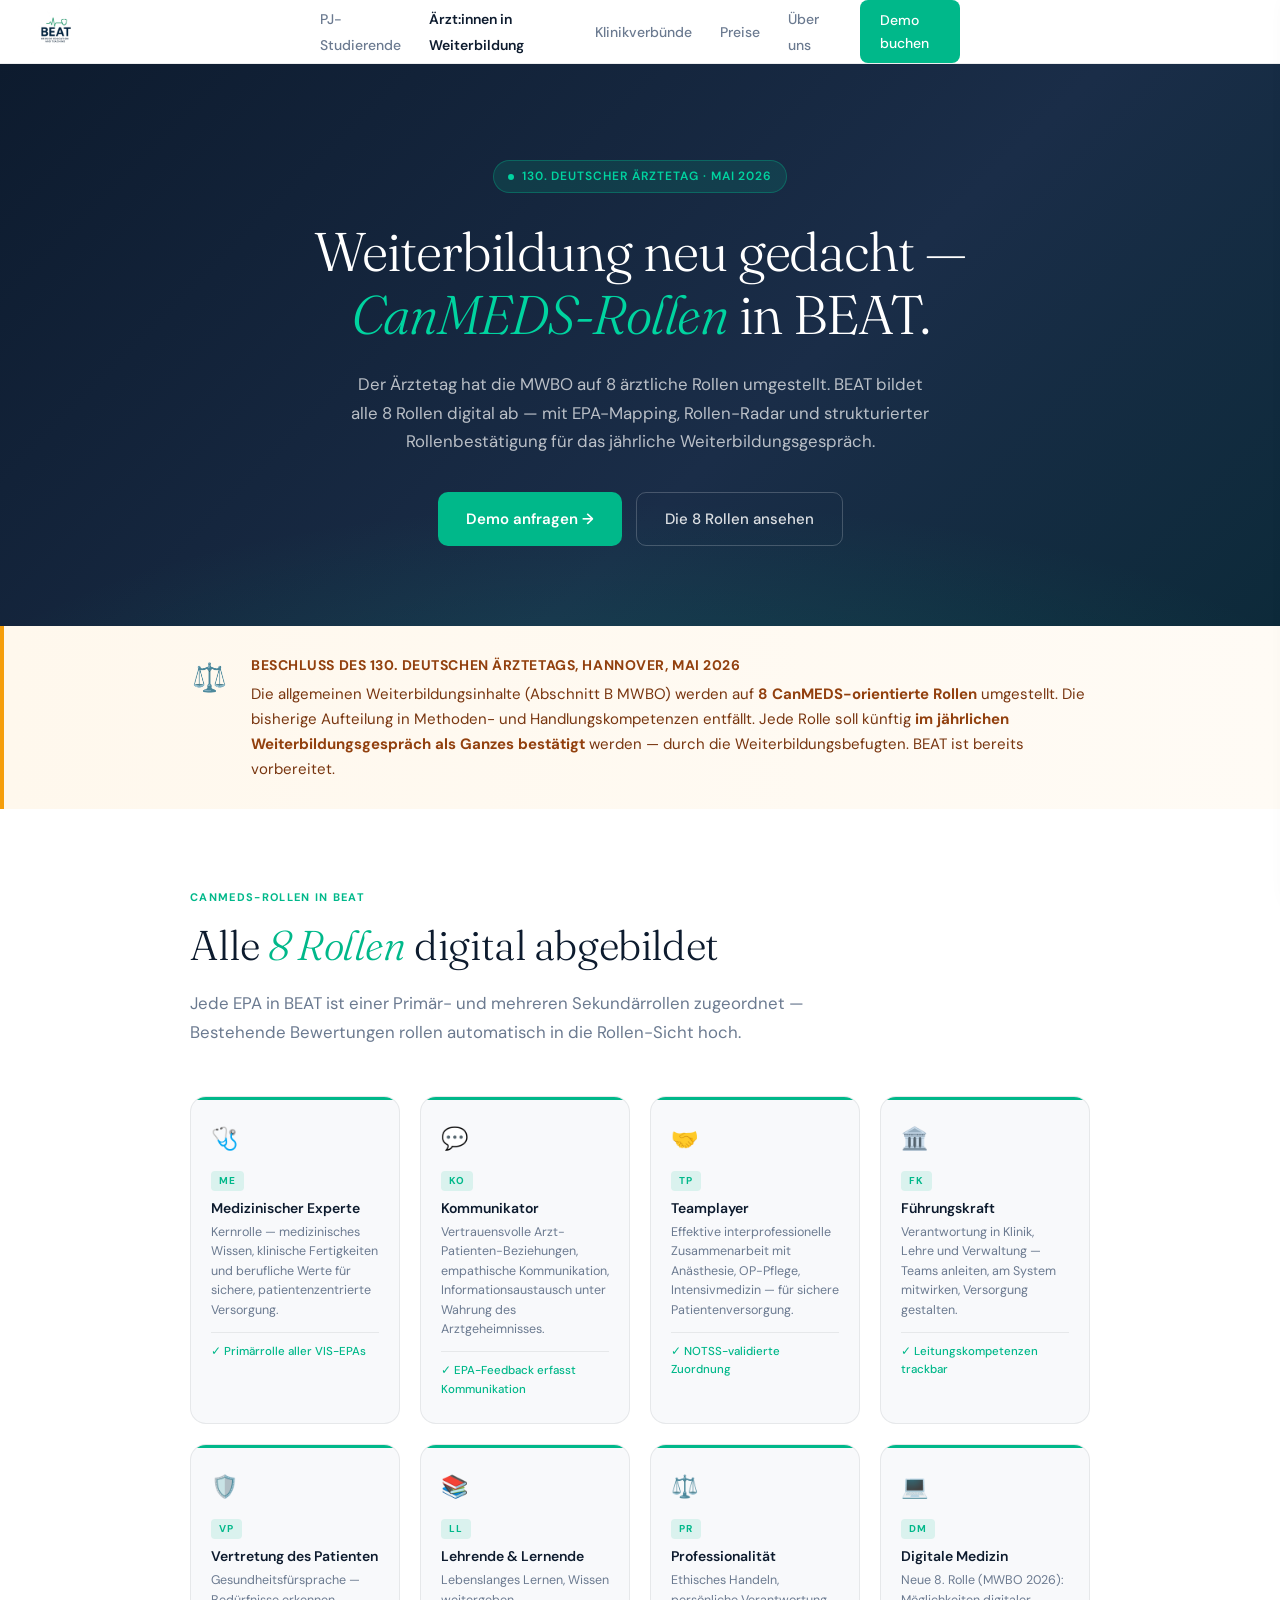
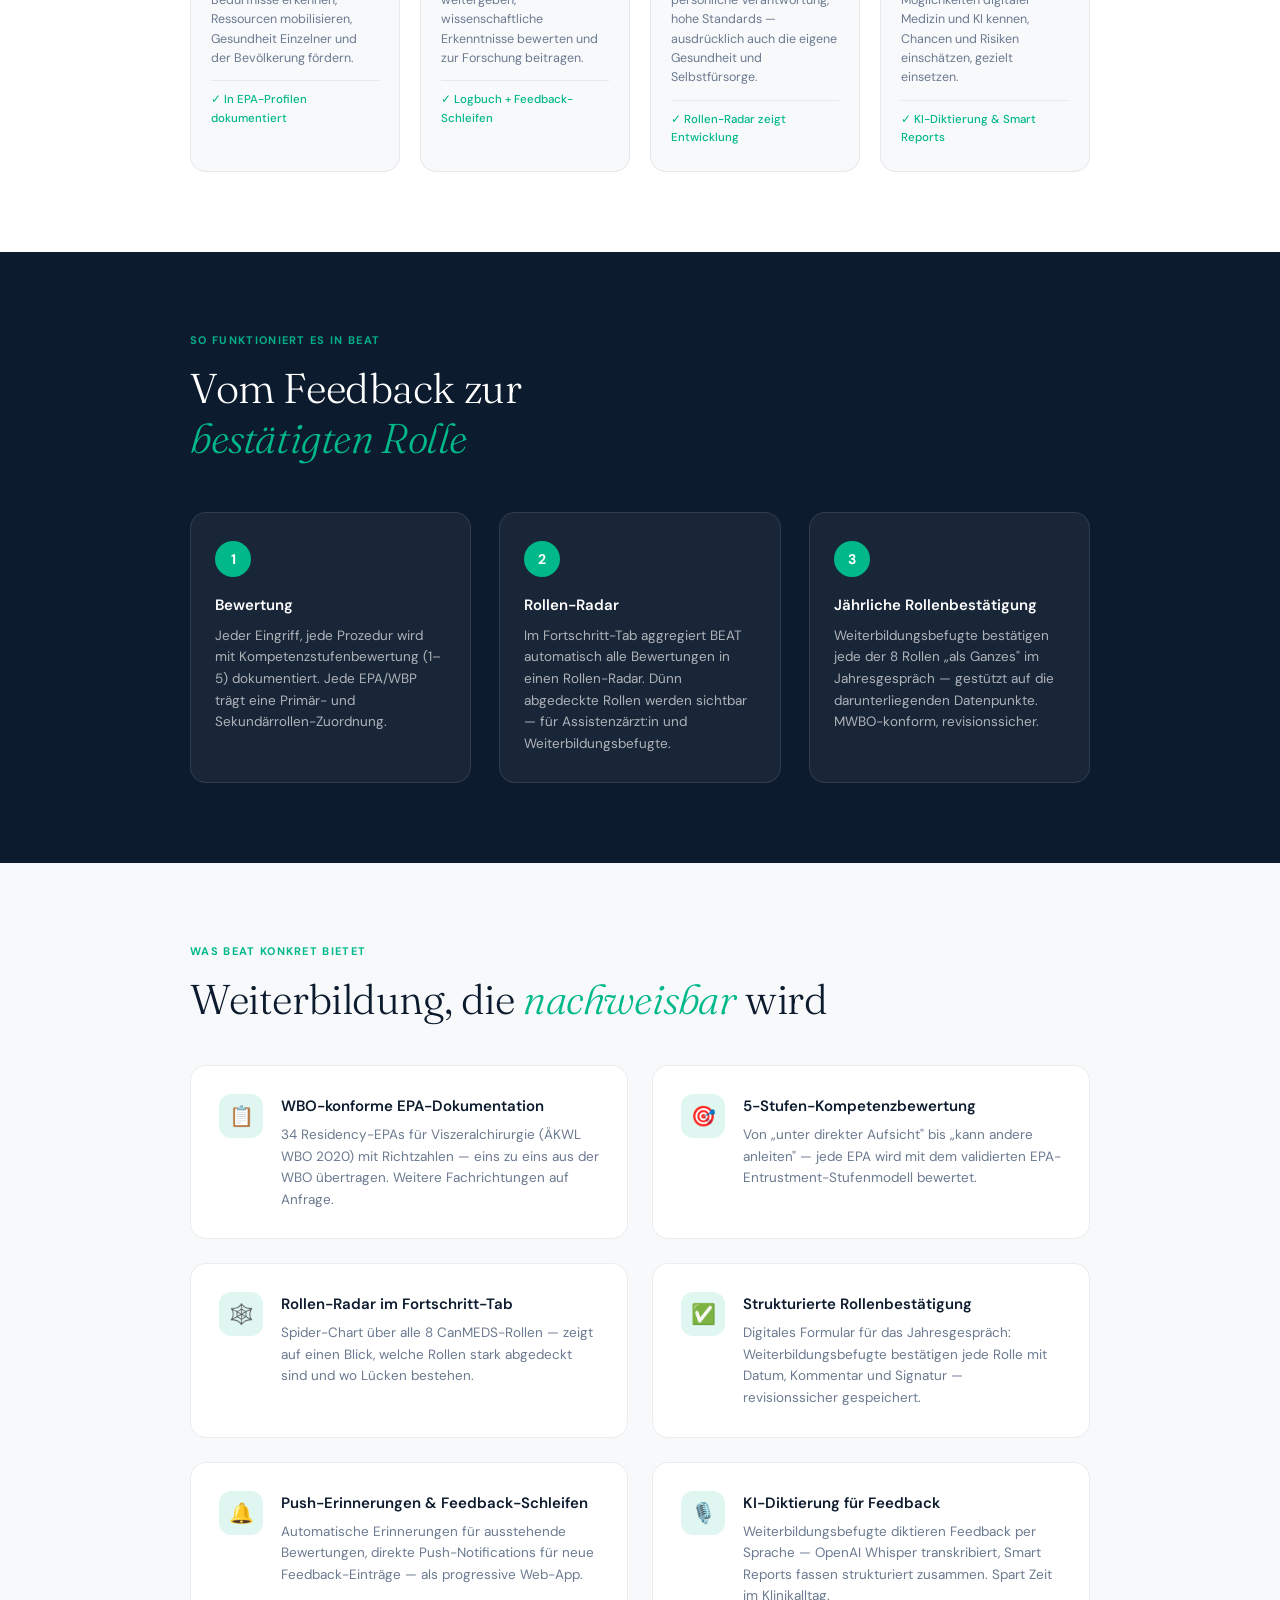
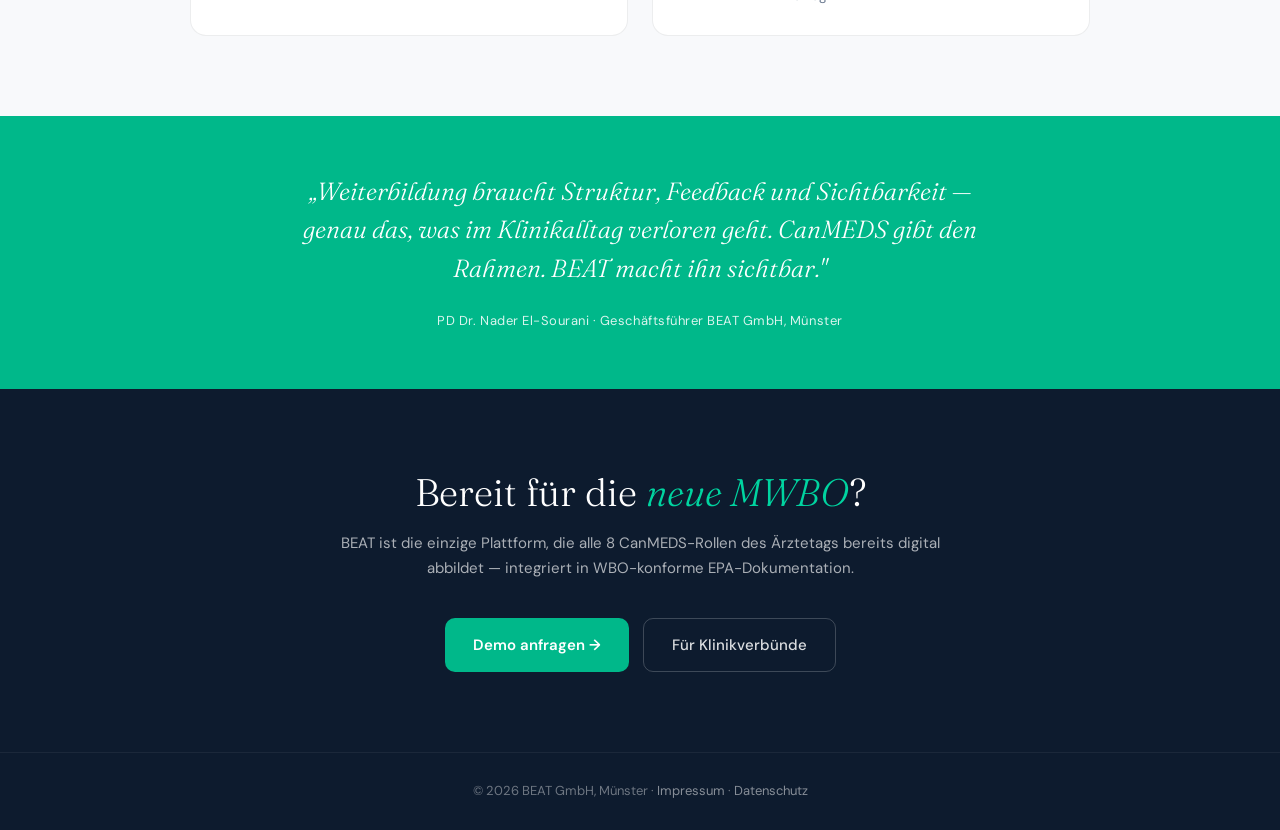
<file: weiterbildung.html>
<!DOCTYPE html>
<html lang="de">
<head>
  <meta charset="UTF-8">
  <meta name="viewport" content="width=device-width, initial-scale=1.0">
  <title>BEAT für Ärzt:innen in Weiterbildung – CanMEDS-konforme Dokumentation</title>
  <meta name="description" content="BEAT bildet alle 8 CanMEDS-Rollen des 130. Deutschen Ärztetags digital ab. WBO-konforme EPA-Dokumentation, Rollen-Radar und jährliche Rollenbestätigung — für Assistenzärzt:innen und Weiterbildungsbefugte.">
  <link rel="preconnect" href="https://fonts.googleapis.com">
  <link rel="preconnect" href="https://fonts.gstatic.com" crossorigin>
  <link href="https://fonts.googleapis.com/css2?family=Fraunces:ital,wght@0,300;0,400;0,600;1,300;1,400&family=DM+Sans:wght@300;400;500;600&display=swap" rel="stylesheet">
  <style>
    *, *::before, *::after { box-sizing: border-box; margin: 0; padding: 0; }

    :root {
      --navy: #0d1b2e;
      --navy-mid: #1a2d48;
      --teal: #00b88a;
      --teal-light: #00d4a0;
      --teal-dim: rgba(0,184,138,0.12);
      --white: #ffffff;
      --off-white: #f8f9fb;
      --gray-light: #f0f2f6;
      --gray-text: #6b7a90;
      --text-dark: #0d1b2e;
      --border: rgba(13,27,46,0.08);
      --font-body: 'DM Sans', sans-serif;
      --font-display: 'Fraunces', serif;
    }

    body { font-family: var(--font-body); color: var(--text-dark); background: var(--white); line-height: 1.6; }

    /* ── NAV ── */
    nav {
      position: sticky; top: 0; z-index: 100;
      background: rgba(255,255,255,0.96);
      backdrop-filter: blur(12px);
      border-bottom: 1px solid var(--border);
      padding: 0 32px;
      height: 64px;
      display: flex; align-items: center; justify-content: space-between;
    }
    .nav-logo { text-decoration: none; display: flex; align-items: center; gap: 10px; }
    .nav-links { position: absolute; left: 50%; transform: translateX(-50%); list-style: none; display: flex; gap: 28px; align-items: center; }
    .nav-links a { font-size: 14px; font-weight: 500; color: var(--gray-text); text-decoration: none; transition: color 0.2s; }
    .nav-links a:hover { color: var(--navy); }
    .nav-links a.nav-active { color: var(--navy); font-weight: 600; }
    .btn-nav {
      display: inline-block; background: var(--teal); color: #fff !important;
      padding: 9px 20px; border-radius: 8px; font-weight: 500; font-size: 14px;
      transition: background 0.2s, transform 0.15s; text-decoration: none;
    }
    .btn-nav:hover { background: #00d4a0 !important; transform: translateY(-1px); }


    /* ── HAMBURGER ── */
    .hamburger {
      display: none; flex-direction: column; justify-content: center;
      gap: 5px; width: 36px; height: 36px; background: none; border: none;
      cursor: pointer; padding: 4px; border-radius: 6px; flex-shrink: 0;
    }
    .hamburger span { display: block; width: 22px; height: 2px; background: var(--navy); border-radius: 2px; transition: all 0.25s ease; }
    .hamburger.open span:nth-child(1) { transform: translateY(7px) rotate(45deg); }
    .hamburger.open span:nth-child(2) { opacity: 0; }
    .hamburger.open span:nth-child(3) { transform: translateY(-7px) rotate(-45deg); }
    .mobile-nav-overlay { display: none; position: fixed; inset: 0; background: rgba(13,27,46,0.55); z-index: 998; }
    .mobile-nav-overlay.open { display: block; }
    .mobile-nav {
      position: fixed; top: 0; right: -280px; width: 260px; height: 100%;
      background: #fff; z-index: 999; padding: 80px 28px 32px;
      display: flex; flex-direction: column; gap: 6px;
      box-shadow: -4px 0 24px rgba(0,0,0,0.12);
      transition: right 0.28s cubic-bezier(0.4,0,0.2,1);
    }
    .mobile-nav.open { right: 0; }
    .mobile-nav a { font-size: 16px; font-weight: 500; color: var(--navy); text-decoration: none; padding: 12px 0; border-bottom: 1px solid #f0f2f5; display: block; transition: color 0.2s; }
    .mobile-nav a:last-child { border-bottom: none; }
    .mobile-nav a.nav-active { color: var(--teal); font-weight: 600; }
    .mobile-nav .btn-nav-mobile {
      margin-top: 12px; background: var(--teal); color: #fff !important;
      text-align: center; padding: 14px 20px; border-radius: 10px; font-weight: 600; border-bottom: none !important;
    }

    /* ── HERO ── */
    .hero {
      background: linear-gradient(135deg, var(--navy) 0%, #1a2d48 60%, #0d2a3a 100%);
      color: white; padding: 96px 32px 80px; text-align: center; position: relative; overflow: hidden;
    }
    .hero::before {
      content: ''; position: absolute; inset: 0;
      background: radial-gradient(ellipse 80% 60% at 50% 120%, rgba(0,184,138,0.18) 0%, transparent 70%);
    }
    .hero-inner { max-width: 780px; margin: 0 auto; position: relative; z-index: 1; }
    .hero-badge {
      display: inline-flex; align-items: center; gap: 8px;
      background: rgba(0,184,138,0.15); border: 1px solid rgba(0,184,138,0.35);
      color: #00d4a0; font-size: 12px; font-weight: 600; letter-spacing: 0.08em;
      text-transform: uppercase; padding: 6px 14px; border-radius: 99px; margin-bottom: 28px;
    }
    .hero-badge-dot { width: 6px; height: 6px; background: #00d4a0; border-radius: 50%; animation: pulse 2s infinite; }
    @keyframes pulse { 0%,100% { opacity:1; transform:scale(1); } 50% { opacity:0.5; transform:scale(1.4); } }
    .hero h1 {
      font-family: var(--font-display); font-size: clamp(2.2rem, 5vw, 3.4rem);
      font-weight: 300; line-height: 1.15; margin-bottom: 24px; letter-spacing: -0.02em;
    }
    .hero h1 em { font-style: italic; color: #00d4a0; }
    .hero-sub { font-size: 1.05rem; color: rgba(255,255,255,0.7); max-width: 580px; margin: 0 auto 36px; line-height: 1.7; }
    .hero-actions { display: flex; gap: 14px; justify-content: center; flex-wrap: wrap; }
    .btn-primary {
      background: var(--teal); color: #fff; padding: 14px 28px; border-radius: 10px;
      font-weight: 600; font-size: 15px; text-decoration: none; transition: all 0.2s;
      display: inline-flex; align-items: center; gap: 8px;
    }
    .btn-primary:hover { background: var(--teal-light); transform: translateY(-2px); box-shadow: 0 8px 24px rgba(0,184,138,0.35); }
    .btn-ghost {
      background: transparent; color: rgba(255,255,255,0.85); padding: 14px 28px;
      border-radius: 10px; font-weight: 500; font-size: 15px; text-decoration: none;
      border: 1px solid rgba(255,255,255,0.2); transition: all 0.2s;
    }
    .btn-ghost:hover { background: rgba(255,255,255,0.08); color: #fff; }

    /* ── ÄRZTETAG BANNER ── */
    .aerztetag-banner {
      background: linear-gradient(90deg, #fff8ed 0%, #fffbf5 100%);
      border-left: 4px solid #f59e0b;
      padding: 28px 40px; margin: 0;
    }
    .aerztetag-inner { max-width: 900px; margin: 0 auto; display: flex; gap: 24px; align-items: flex-start; }
    .aerztetag-icon { font-size: 28px; flex-shrink: 0; margin-top: 2px; }
    .aerztetag-text { flex: 1; }
    .aerztetag-text strong { display: block; font-size: 14px; font-weight: 700; color: #92400e; letter-spacing: 0.04em; text-transform: uppercase; margin-bottom: 6px; }
    .aerztetag-text p { font-size: 15px; color: #78350f; line-height: 1.65; }
    .aerztetag-text p b { color: #92400e; }

    /* ── SECTIONS ── */
    section { padding: 80px 32px; }
    .section-inner { max-width: 900px; margin: 0 auto; }
    .section-label {
      font-size: 11px; font-weight: 700; letter-spacing: 0.12em; text-transform: uppercase;
      color: var(--teal); margin-bottom: 14px;
    }
    .section-title {
      font-family: var(--font-display); font-size: clamp(1.8rem, 3.5vw, 2.6rem);
      font-weight: 300; line-height: 1.2; margin-bottom: 18px; letter-spacing: -0.01em;
    }
    .section-title em { font-style: italic; color: var(--teal); }
    .section-lead { font-size: 1.05rem; color: var(--gray-text); max-width: 640px; line-height: 1.75; margin-bottom: 48px; }

    /* ── 8 ROLLEN GRID ── */
    .roles-grid {
      display: grid; grid-template-columns: repeat(4, 1fr); gap: 20px; margin-top: 48px;
    }
    .role-card {
      background: var(--off-white); border: 1px solid var(--border);
      border-radius: 16px; padding: 24px 20px; position: relative; overflow: hidden;
      transition: transform 0.2s, box-shadow 0.2s;
    }
    .role-card:hover { transform: translateY(-3px); box-shadow: 0 8px 28px rgba(13,27,46,0.09); }
    .role-card::before {
      content: ''; position: absolute; top: 0; left: 0; right: 0; height: 3px;
      background: var(--teal);
    }
    .role-icon { font-size: 22px; margin-bottom: 10px; }
    .role-key {
      display: inline-block; font-size: 10px; font-weight: 700; letter-spacing: 0.1em;
      color: var(--teal); background: var(--teal-dim); padding: 2px 8px; border-radius: 4px;
      margin-bottom: 8px;
    }
    .role-name { font-size: 14px; font-weight: 600; color: var(--navy); margin-bottom: 6px; line-height: 1.3; }
    .role-desc { font-size: 12.5px; color: var(--gray-text); line-height: 1.55; }
    .role-beat {
      margin-top: 12px; padding-top: 10px; border-top: 1px solid var(--border);
      font-size: 11.5px; color: var(--teal); font-weight: 500;
      display: flex; align-items: center; gap: 6px;
    }

    /* ── WORKFLOW ── */
    .workflow { background: var(--navy); color: white; padding: 80px 32px; }
    .workflow-inner { max-width: 900px; margin: 0 auto; }
    .workflow-grid { display: grid; grid-template-columns: repeat(3, 1fr); gap: 28px; margin-top: 48px; }
    .workflow-step {
      background: rgba(255,255,255,0.05); border: 1px solid rgba(255,255,255,0.1);
      border-radius: 16px; padding: 28px 24px;
    }
    .step-num {
      width: 36px; height: 36px; border-radius: 50%; background: var(--teal);
      color: white; font-weight: 700; font-size: 14px; display: flex; align-items: center;
      justify-content: center; margin-bottom: 16px;
    }
    .step-title { font-size: 15px; font-weight: 600; margin-bottom: 8px; color: white; }
    .step-desc { font-size: 13.5px; color: rgba(255,255,255,0.65); line-height: 1.6; }

    /* ── FEATURE BOXES ── */
    .features-alt { background: var(--off-white); }
    .feature-list { display: grid; grid-template-columns: 1fr 1fr; gap: 24px; margin-top: 40px; }
    .feature-item {
      background: white; border: 1px solid var(--border); border-radius: 16px;
      padding: 28px; display: flex; gap: 18px; align-items: flex-start;
      transition: box-shadow 0.2s;
    }
    .feature-item:hover { box-shadow: 0 4px 20px rgba(13,27,46,0.07); }
    .feature-ico {
      width: 44px; height: 44px; border-radius: 12px; background: var(--teal-dim);
      display: flex; align-items: center; justify-content: center; font-size: 20px; flex-shrink: 0;
    }
    .feature-text h4 { font-size: 15px; font-weight: 600; color: var(--navy); margin-bottom: 6px; }
    .feature-text p { font-size: 13.5px; color: var(--gray-text); line-height: 1.6; }

    /* ── QUOTE ── */
    .quote-strip {
      background: var(--teal); color: white; padding: 56px 32px; text-align: center;
    }
    .quote-strip-inner { max-width: 700px; margin: 0 auto; }
    .quote-strip blockquote {
      font-family: var(--font-display); font-size: clamp(1.2rem, 2.5vw, 1.55rem);
      font-weight: 300; font-style: italic; line-height: 1.55; margin-bottom: 20px;
    }
    .quote-strip cite { font-size: 13px; opacity: 0.85; font-style: normal; letter-spacing: 0.04em; }

    /* ── CTA ── */
    .cta-section { background: var(--navy); padding: 80px 32px; text-align: center; }
    .cta-inner { max-width: 600px; margin: 0 auto; }
    .cta-inner h2 {
      font-family: var(--font-display); font-size: clamp(1.8rem, 3vw, 2.4rem);
      font-weight: 300; color: white; margin-bottom: 16px; line-height: 1.2;
    }
    .cta-inner h2 em { font-style: italic; color: #00d4a0; }
    .cta-inner p { color: rgba(255,255,255,0.65); font-size: 15px; margin-bottom: 36px; line-height: 1.7; }
    .cta-actions { display: flex; gap: 14px; justify-content: center; flex-wrap: wrap; }

    /* ── FOOTER ── */
    footer {
      background: var(--navy); border-top: 1px solid rgba(255,255,255,0.06);
      padding: 28px 32px; text-align: center;
    }
    footer p { font-size: 13px; color: rgba(255,255,255,0.4); }
    footer a { color: rgba(255,255,255,0.5); text-decoration: none; }
    footer a:hover { color: rgba(255,255,255,0.8); }

    /* ── ANIMATIONS ── */
    .fade-up { opacity: 0; transform: translateY(24px); animation: fadeUp 0.6s ease forwards; animation-fill-mode: both; }
    @keyframes fadeUp { to { opacity: 1; transform: translateY(0); } }
    .delay-1 { animation-delay: 0.1s; } .delay-2 { animation-delay: 0.2s; } .delay-3 { animation-delay: 0.35s; }
    @media (max-width: 767px) {
      .fade-up { opacity: 1 !important; transform: none !important; animation: none !important; }
    }

    /* ── RESPONSIVE ── */
    @media (max-width: 900px) {
      nav { padding: 0 20px; }
      nav .nav-links { display: none !important; }
      .hamburger { display: flex; }
      .roles-grid { grid-template-columns: 1fr 1fr; }
      .workflow-grid { grid-template-columns: 1fr; }
      .feature-list { grid-template-columns: 1fr; }
    }
    @media (max-width: 600px) {
      .roles-grid { grid-template-columns: 1fr; }
      .hero { padding: 64px 20px 60px; }
      section { padding: 56px 20px; }
      .aerztetag-banner { padding: 20px 20px; }
      .aerztetag-inner { flex-direction: column; gap: 12px; }
    }
  </style>
</head>
<body>

<!-- NAV -->
<nav>
  <a href="index.html" class="nav-logo"><img src="[data-uri]" alt="BEAT" style="height:48px;width:auto;display:block;"></a>
  <ul class="nav-links">
    <li><a href="index.html">PJ-Studierende</a></li>
    <li><a href="weiterbildung.html" class="nav-active">Ärzt:innen in Weiterbildung</a></li>
    <li><a href="klinikverbunde.html">Klinikverbünde</a></li>
    <li><a href="index.html#preise">Preise</a></li>
    <li><a href="ueber-uns.html">Über uns</a></li>
    <li><a href="mailto:support@beat.education" class="btn-nav">Demo buchen</a></li>
  </ul>

  <button class="hamburger" id="hamburger" aria-label="Menü öffnen">
    <span></span><span></span><span></span>
  </button>
</nav>

<!-- HERO -->
<section class="hero">
  <div class="hero-inner">
    <div class="hero-badge fade-up">
      <span class="hero-badge-dot"></span>
      130. Deutscher Ärztetag · Mai 2026
    </div>
    <h1 class="fade-up delay-1">
      Weiterbildung neu gedacht —<br>
      <em>CanMEDS-Rollen</em> in BEAT.
    </h1>
    <p class="hero-sub fade-up delay-2">
      Der Ärztetag hat die MWBO auf 8 ärztliche Rollen umgestellt. 
      BEAT bildet alle 8 Rollen digital ab — mit EPA-Mapping, Rollen-Radar 
      und strukturierter Rollenbestätigung für das jährliche Weiterbildungsgespräch.
    </p>
    <div class="hero-actions fade-up delay-3">
      <a href="mailto:support@beat.education" class="btn-primary">Demo anfragen →</a>
      <a href="#rollen" class="btn-ghost">Die 8 Rollen ansehen</a>
    </div>
  </div>
</section>

<!-- ÄRZTETAG BANNER -->
<div class="aerztetag-banner">
  <div class="aerztetag-inner">
    <div class="aerztetag-icon">⚖️</div>
    <div class="aerztetag-text">
      <strong>Beschluss des 130. Deutschen Ärztetags, Hannover, Mai 2026</strong>
      <p>
        Die allgemeinen Weiterbildungsinhalte (Abschnitt B MWBO) werden auf 
        <b>8 CanMEDS-orientierte Rollen</b> umgestellt. Die bisherige Aufteilung in 
        Methoden- und Handlungskompetenzen entfällt. Jede Rolle soll künftig 
        <b>im jährlichen Weiterbildungsgespräch als Ganzes bestätigt</b> werden — 
        durch die Weiterbildungsbefugten. BEAT ist bereits vorbereitet.
      </p>
    </div>
  </div>
</div>

<!-- 8 ROLLEN -->
<section id="rollen">
  <div class="section-inner">
    <div class="section-label">CanMEDS-Rollen in BEAT</div>
    <h2 class="section-title">Alle <em>8 Rollen</em> digital abgebildet</h2>
    <p class="section-lead">
      Jede EPA in BEAT ist einer Primär- und mehreren Sekundärrollen zugeordnet — 
      Bestehende Bewertungen rollen automatisch in die Rollen-Sicht hoch.
    </p>
    <div class="roles-grid">
      <div class="role-card fade-up">
        <div class="role-icon">🩺</div>
        <div class="role-key">ME</div>
        <div class="role-name">Medizinischer Experte</div>
        <div class="role-desc">Kernrolle — medizinisches Wissen, klinische Fertigkeiten und berufliche Werte für sichere, patientenzentrierte Versorgung.</div>
        <div class="role-beat">✓ Primärrolle aller VIS-EPAs</div>
      </div>
      <div class="role-card fade-up delay-1">
        <div class="role-icon">💬</div>
        <div class="role-key">KO</div>
        <div class="role-name">Kommunikator</div>
        <div class="role-desc">Vertrauensvolle Arzt-Patienten-Beziehungen, empathische Kommunikation, Informationsaustausch unter Wahrung des Arztgeheimnisses.</div>
        <div class="role-beat">✓ EPA-Feedback erfasst Kommunikation</div>
      </div>
      <div class="role-card fade-up delay-2">
        <div class="role-icon">🤝</div>
        <div class="role-key">TP</div>
        <div class="role-name">Teamplayer</div>
        <div class="role-desc">Effektive interprofessionelle Zusammenarbeit mit Anästhesie, OP-Pflege, Intensivmedizin — für sichere Patientenversorgung.</div>
        <div class="role-beat">✓ NOTSS-validierte Zuordnung</div>
      </div>
      <div class="role-card fade-up delay-3">
        <div class="role-icon">🏛️</div>
        <div class="role-key">FK</div>
        <div class="role-name">Führungskraft</div>
        <div class="role-desc">Verantwortung in Klinik, Lehre und Verwaltung — Teams anleiten, am System mitwirken, Versorgung gestalten.</div>
        <div class="role-beat">✓ Leitungskompetenzen trackbar</div>
      </div>
      <div class="role-card fade-up">
        <div class="role-icon">🛡️</div>
        <div class="role-key">VP</div>
        <div class="role-name">Vertretung des Patienten</div>
        <div class="role-desc">Gesundheitsfürsprache — Bedürfnisse erkennen, Ressourcen mobilisieren, Gesundheit Einzelner und der Bevölkerung fördern.</div>
        <div class="role-beat">✓ In EPA-Profilen dokumentiert</div>
      </div>
      <div class="role-card fade-up delay-1">
        <div class="role-icon">📚</div>
        <div class="role-key">LL</div>
        <div class="role-name">Lehrende &amp; Lernende</div>
        <div class="role-desc">Lebenslanges Lernen, Wissen weitergeben, wissenschaftliche Erkenntnisse bewerten und zur Forschung beitragen.</div>
        <div class="role-beat">✓ Logbuch + Feedback-Schleifen</div>
      </div>
      <div class="role-card fade-up delay-2">
        <div class="role-icon">⚖️</div>
        <div class="role-key">PR</div>
        <div class="role-name">Professionalität</div>
        <div class="role-desc">Ethisches Handeln, persönliche Verantwortung, hohe Standards — ausdrücklich auch die eigene Gesundheit und Selbstfürsorge.</div>
        <div class="role-beat">✓ Rollen-Radar zeigt Entwicklung</div>
      </div>
      <div class="role-card fade-up delay-3">
        <div class="role-icon">💻</div>
        <div class="role-key">DM</div>
        <div class="role-name">Digitale Medizin</div>
        <div class="role-desc">Neue 8. Rolle (MWBO 2026): Möglichkeiten digitaler Medizin und KI kennen, Chancen und Risiken einschätzen, gezielt einsetzen.</div>
        <div class="role-beat">✓ KI-Diktierung &amp; Smart Reports</div>
      </div>
    </div>
  </div>
</section>

<!-- WIE ES FUNKTIONIERT -->
<div class="workflow">
  <div class="workflow-inner">
    <div class="section-label" style="color: rgba(0,212,160,0.8);">So funktioniert es in BEAT</div>
    <h2 class="section-title" style="color: white;">
      Vom Feedback zur<br><em>bestätigten Rolle</em>
    </h2>
    <div class="workflow-grid">
      <div class="workflow-step">
        <div class="step-num">1</div>
        <div class="step-title">Bewertung</div>
        <div class="step-desc">
          Jeder Eingriff, jede Prozedur wird mit Kompetenzstufenbewertung (1–5) dokumentiert. 
          Jede EPA/WBP trägt eine Primär- und Sekundärrollen-Zuordnung.
        </div>
      </div>
      <div class="workflow-step">
        <div class="step-num">2</div>
        <div class="step-title">Rollen-Radar</div>
        <div class="step-desc">
          Im Fortschritt-Tab aggregiert BEAT automatisch alle Bewertungen in einen Rollen-Radar. 
          Dünn abgedeckte Rollen werden sichtbar — für Assistenzärzt:in und Weiterbildungsbefugte.
        </div>
      </div>
      <div class="workflow-step">
        <div class="step-num">3</div>
        <div class="step-title">Jährliche Rollenbestätigung</div>
        <div class="step-desc">
          Weiterbildungsbefugte bestätigen jede der 8 Rollen „als Ganzes" im Jahresgespräch — 
          gestützt auf die darunterliegenden Datenpunkte. MWBO-konform, revisionssicher.
        </div>
      </div>
    </div>
  </div>
</div>

<!-- FEATURES -->
<section class="features-alt">
  <div class="section-inner">
    <div class="section-label">Was BEAT konkret bietet</div>
    <h2 class="section-title">Weiterbildung, die <em>nachweisbar</em> wird</h2>
    <div class="feature-list">
      <div class="feature-item">
        <div class="feature-ico">📋</div>
        <div class="feature-text">
          <h4>WBO-konforme EPA-Dokumentation</h4>
          <p>34 Residency-EPAs für Viszeralchirurgie (ÄKWL WBO 2020) mit Richtzahlen — eins zu eins aus der WBO übertragen. Weitere Fachrichtungen auf Anfrage.</p>
        </div>
      </div>
      <div class="feature-item">
        <div class="feature-ico">🎯</div>
        <div class="feature-text">
          <h4>5-Stufen-Kompetenzbewertung</h4>
          <p>Von „unter direkter Aufsicht" bis „kann andere anleiten" — jede EPA wird mit dem validierten EPA-Entrustment-Stufenmodell bewertet.</p>
        </div>
      </div>
      <div class="feature-item">
        <div class="feature-ico">🕸️</div>
        <div class="feature-text">
          <h4>Rollen-Radar im Fortschritt-Tab</h4>
          <p>Spider-Chart über alle 8 CanMEDS-Rollen — zeigt auf einen Blick, welche Rollen stark abgedeckt sind und wo Lücken bestehen.</p>
        </div>
      </div>
      <div class="feature-item">
        <div class="feature-ico">✅</div>
        <div class="feature-text">
          <h4>Strukturierte Rollenbestätigung</h4>
          <p>Digitales Formular für das Jahresgespräch: Weiterbildungsbefugte bestätigen jede Rolle mit Datum, Kommentar und Signatur — revisionssicher gespeichert.</p>
        </div>
      </div>
      <div class="feature-item">
        <div class="feature-ico">🔔</div>
        <div class="feature-text">
          <h4>Push-Erinnerungen &amp; Feedback-Schleifen</h4>
          <p>Automatische Erinnerungen für ausstehende Bewertungen, direkte Push-Notifications für neue Feedback-Einträge — als progressive Web-App.</p>
        </div>
      </div>
      <div class="feature-item">
        <div class="feature-ico">🎙️</div>
        <div class="feature-text">
          <h4>KI-Diktierung für Feedback</h4>
          <p>Weiterbildungsbefugte diktieren Feedback per Sprache — OpenAI Whisper transkribiert, Smart Reports fassen strukturiert zusammen. Spart Zeit im Klinikalltag.</p>
        </div>
      </div>
    </div>
  </div>
</section>

<!-- QUOTE -->
<div class="quote-strip">
  <div class="quote-strip-inner">
    <blockquote>
      „Weiterbildung braucht Struktur, Feedback und Sichtbarkeit — 
      genau das, was im Klinikalltag verloren geht. 
      CanMEDS gibt den Rahmen. BEAT macht ihn sichtbar."
    </blockquote>
    <cite>PD Dr. Nader El-Sourani · Geschäftsführer BEAT GmbH, Münster</cite>
  </div>
</div>

<!-- CTA -->
<section class="cta-section">
  <div class="cta-inner">
    <h2>Bereit für die <em>neue MWBO</em>?</h2>
    <p>
      BEAT ist die einzige Plattform, die alle 8 CanMEDS-Rollen des Ärztetags 
      bereits digital abbildet — integriert in WBO-konforme EPA-Dokumentation.
    </p>
    <div class="cta-actions">
      <a href="mailto:support@beat.education" class="btn-primary">Demo anfragen →</a>
      <a href="klinikverbunde.html" class="btn-ghost">Für Klinikverbünde</a>
    </div>
  </div>
</section>

<!-- FOOTER -->
<footer>
  <p>
    &copy; 2026 BEAT GmbH, Münster ·
    <a href="impressum.html">Impressum</a> ·
    <a href="datenschutz.html">Datenschutz</a>
  </p>
</footer>

<!-- MOBILE NAV -->
<div class="mobile-nav-overlay" id="mobileOverlay"></div>
<div class="mobile-nav" id="mobileNav">
  <a href="index.html">PJ-Studierende</a>
  <a href="weiterbildung.html" class="nav-active">Ärzt:innen in Weiterbildung</a>
  <a href="klinikverbunde.html">Klinikverbünde</a>
  <a href="index.html#preise">Preise</a>
  <a href="ueber-uns.html">Über uns</a>
  <a href="mailto:support@beat.education" class="btn-nav-mobile">Demo buchen</a>
</div>
<script>
  const hamburger = document.getElementById('hamburger');
  const mobileNav = document.getElementById('mobileNav');
  const overlay = document.getElementById('mobileOverlay');
  function toggleMenu(open) {
    hamburger.classList.toggle('open', open);
    mobileNav.classList.toggle('open', open);
    overlay.classList.toggle('open', open);
    document.body.style.overflow = open ? 'hidden' : '';
  }
  hamburger.addEventListener('click', () => toggleMenu(!mobileNav.classList.contains('open')));
  overlay.addEventListener('click', () => toggleMenu(false));
  mobileNav.querySelectorAll('a').forEach(a => a.addEventListener('click', () => toggleMenu(false)));
</script>

</body>
</html>
</file>
<file: shared.css>
/* shared.css - BEAT Design System */
*, *::before, *::after { box-sizing: border-box; margin: 0; padding: 0; }
:root {
  --navy: #0d1b2e; --navy-mid: #1a2d48; --teal: #00b88a; --teal-light: #00d4a0;
  --teal-dim: rgba(0,184,138,0.12); --white: #ffffff; --off-white: #f8f9fb;
  --gray-light: #f0f2f6; --gray-mid: #c8cfd9; --gray-text: #6b7a90;
  --text-dark: #0d1b2e; --text-mid: #2e4060; --border: rgba(13,27,46,0.08);
  --border-mid: rgba(13,27,46,0.14); --radius-sm: 8px; --radius-md: 14px;
  --radius-lg: 20px; --font-display: 'Fraunces', Georgia, serif;
  --font-body: 'DM Sans', system-ui, sans-serif; --max-w: 860px;
}
html { scroll-behavior: smooth; }
body { font-family: var(--font-body); color: var(--text-dark); background: var(--white); line-height: 1.65; font-size: 16px; -webkit-font-smoothing: antialiased; }
nav { position: fixed; top: 0; left: 0; right: 0; z-index: 100; background: rgba(255,255,255,0.92); backdrop-filter: blur(12px); border-bottom: 1px solid var(--border); padding: 0 32px; height: 64px; display: flex; align-items: center; justify-content: space-between; }
.nav-logo { font-family: var(--font-display); font-size: 22px; font-weight: 500; color: var(--navy); letter-spacing: -0.5px; text-decoration: none; display: flex; align-items: center; gap: 10px; }
.nav-logo-dot { width: 8px; height: 8px; border-radius: 50%; background: var(--teal); display: inline-block; }
.nav-back { font-size: 14px; color: var(--gray-text); text-decoration: none; display: flex; align-items: center; gap: 6px; transition: color 0.2s; }
.nav-back:hover { color: var(--navy); }
.page-header { padding: 120px 24px 48px; background: var(--off-white); border-bottom: 1px solid var(--border); }
.page-header-inner { max-width: var(--max-w); margin: 0 auto; }
.page-label { font-size: 12px; font-weight: 500; letter-spacing: 0.1em; text-transform: uppercase; color: var(--teal); margin-bottom: 12px; }
.page-title { font-family: var(--font-display); font-size: clamp(28px, 4vw, 44px); font-weight: 300; color: var(--navy); letter-spacing: -0.8px; line-height: 1.15; }
.page-meta { font-size: 14px; color: var(--gray-text); margin-top: 12px; }
.content { max-width: var(--max-w); margin: 0 auto; padding: 56px 24px 96px; }
.content h2 { font-family: var(--font-display); font-size: 22px; font-weight: 300; color: var(--navy); margin: 48px 0 16px; letter-spacing: -0.3px; padding-top: 24px; border-top: 1px solid var(--border); }
.content h2:first-child { border-top: none; margin-top: 0; padding-top: 0; }
.content h3 { font-size: 16px; font-weight: 500; color: var(--navy); margin: 28px 0 10px; }
.content h4 { font-size: 14px; font-weight: 500; color: var(--text-mid); margin: 20px 0 8px; }
.content p { font-size: 15px; color: var(--text-mid); line-height: 1.75; margin-bottom: 16px; font-weight: 300; }
.content ul, .content ol { padding-left: 20px; margin-bottom: 16px; }
.content li { font-size: 15px; color: var(--text-mid); line-height: 1.7; margin-bottom: 6px; font-weight: 300; }
.content a { color: var(--teal); text-decoration: none; border-bottom: 1px solid rgba(0,184,138,0.3); transition: border-color 0.2s; }
.content a:hover { border-color: var(--teal); }
.content strong { font-weight: 500; color: var(--text-dark); }
.info-box { background: var(--off-white); border: 1px solid var(--border); border-left: 3px solid var(--teal); border-radius: var(--radius-sm); padding: 16px 20px; margin: 24px 0; }
.info-box p { margin: 0; font-size: 14px; }
footer { background: var(--navy); padding: 40px 24px; }
.footer-inner { max-width: var(--max-w); margin: 0 auto; display: flex; align-items: center; justify-content: space-between; flex-wrap: wrap; gap: 16px; }
.footer-logo { font-family: var(--font-display); font-size: 18px; font-weight: 300; color: rgba(255,255,255,0.9); text-decoration: none; display: flex; align-items: center; gap: 8px; }
.footer-logo-dot { width: 7px; height: 7px; border-radius: 50%; background: var(--teal); }
.footer-links { display: flex; gap: 20px; list-style: none; flex-wrap: wrap; }
.footer-links a { font-size: 13px; color: rgba(255,255,255,0.35); text-decoration: none; transition: color 0.2s; }
.footer-links a:hover { color: rgba(255,255,255,0.7); }
.footer-copy { font-size: 13px; color: rgba(255,255,255,0.2); width: 100%; text-align: center; margin-top: 20px; padding-top: 20px; border-top: 1px solid rgba(255,255,255,0.06); }
</file>
